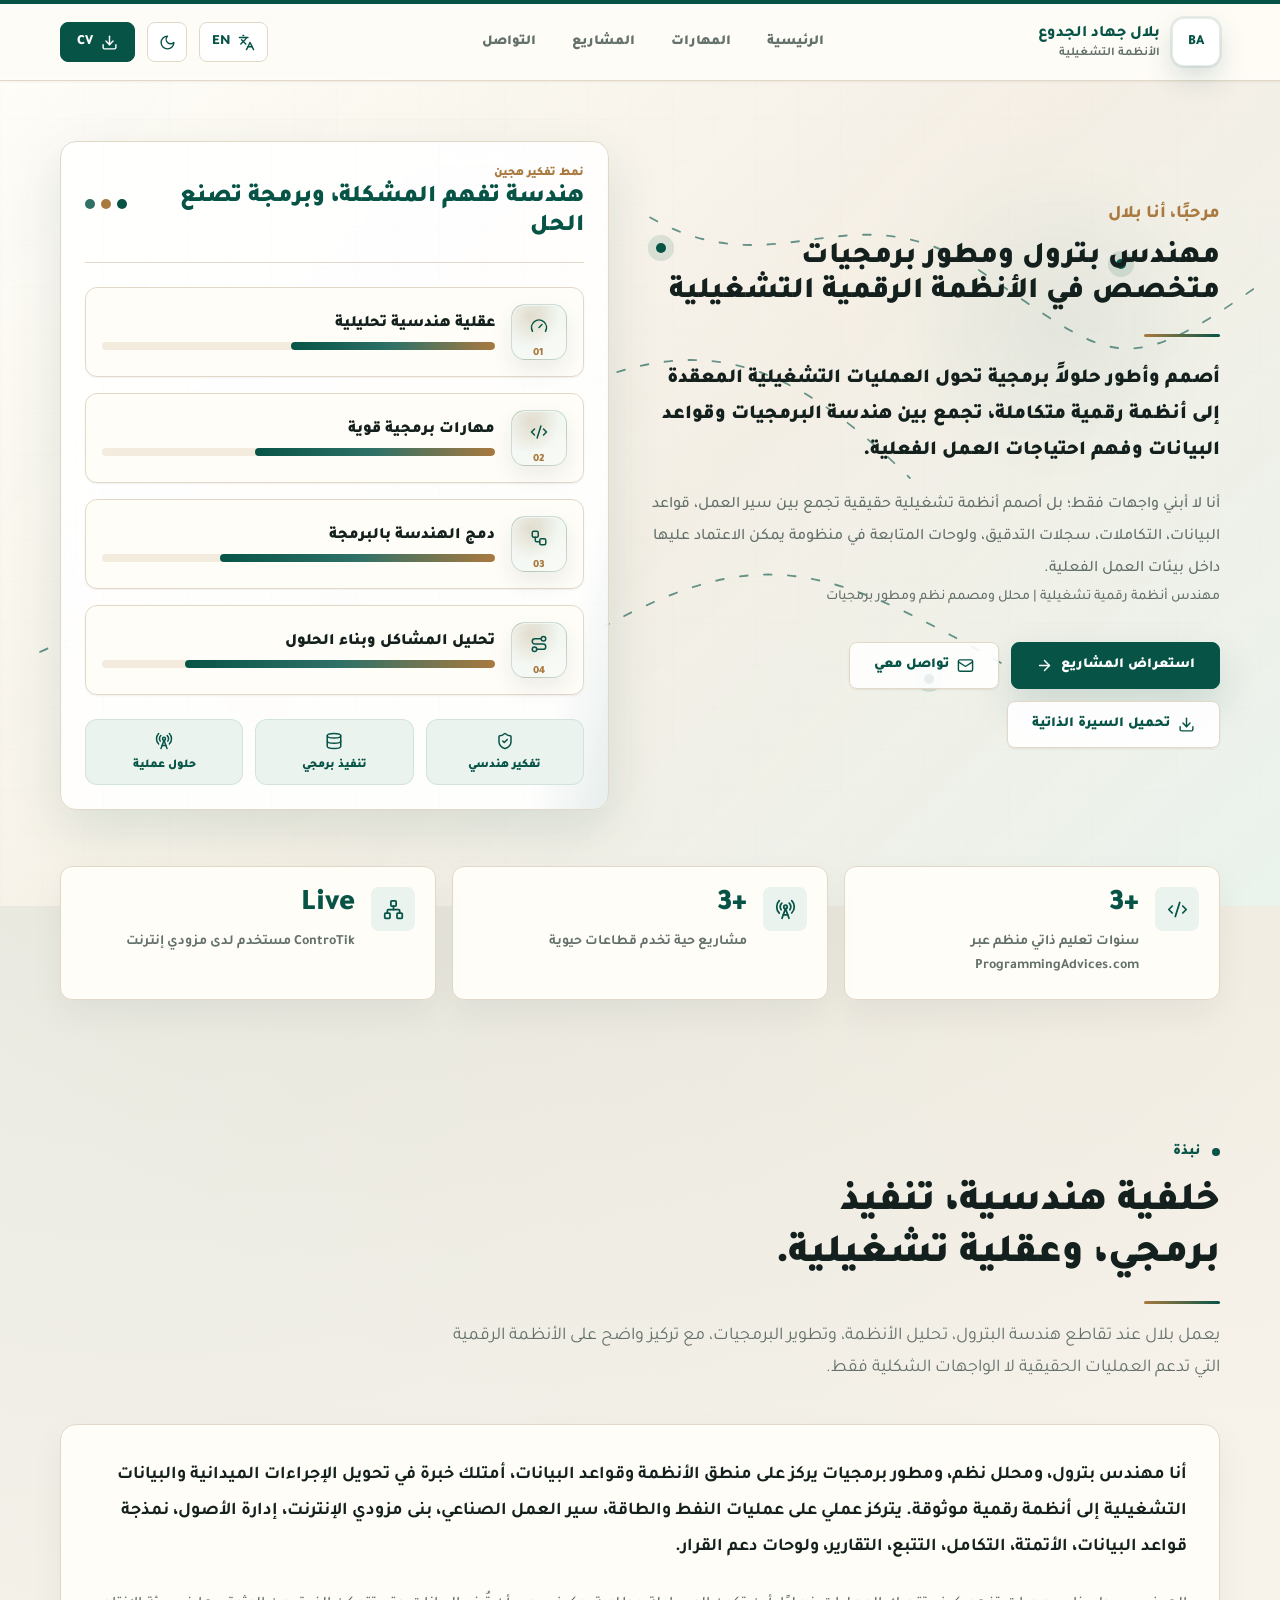
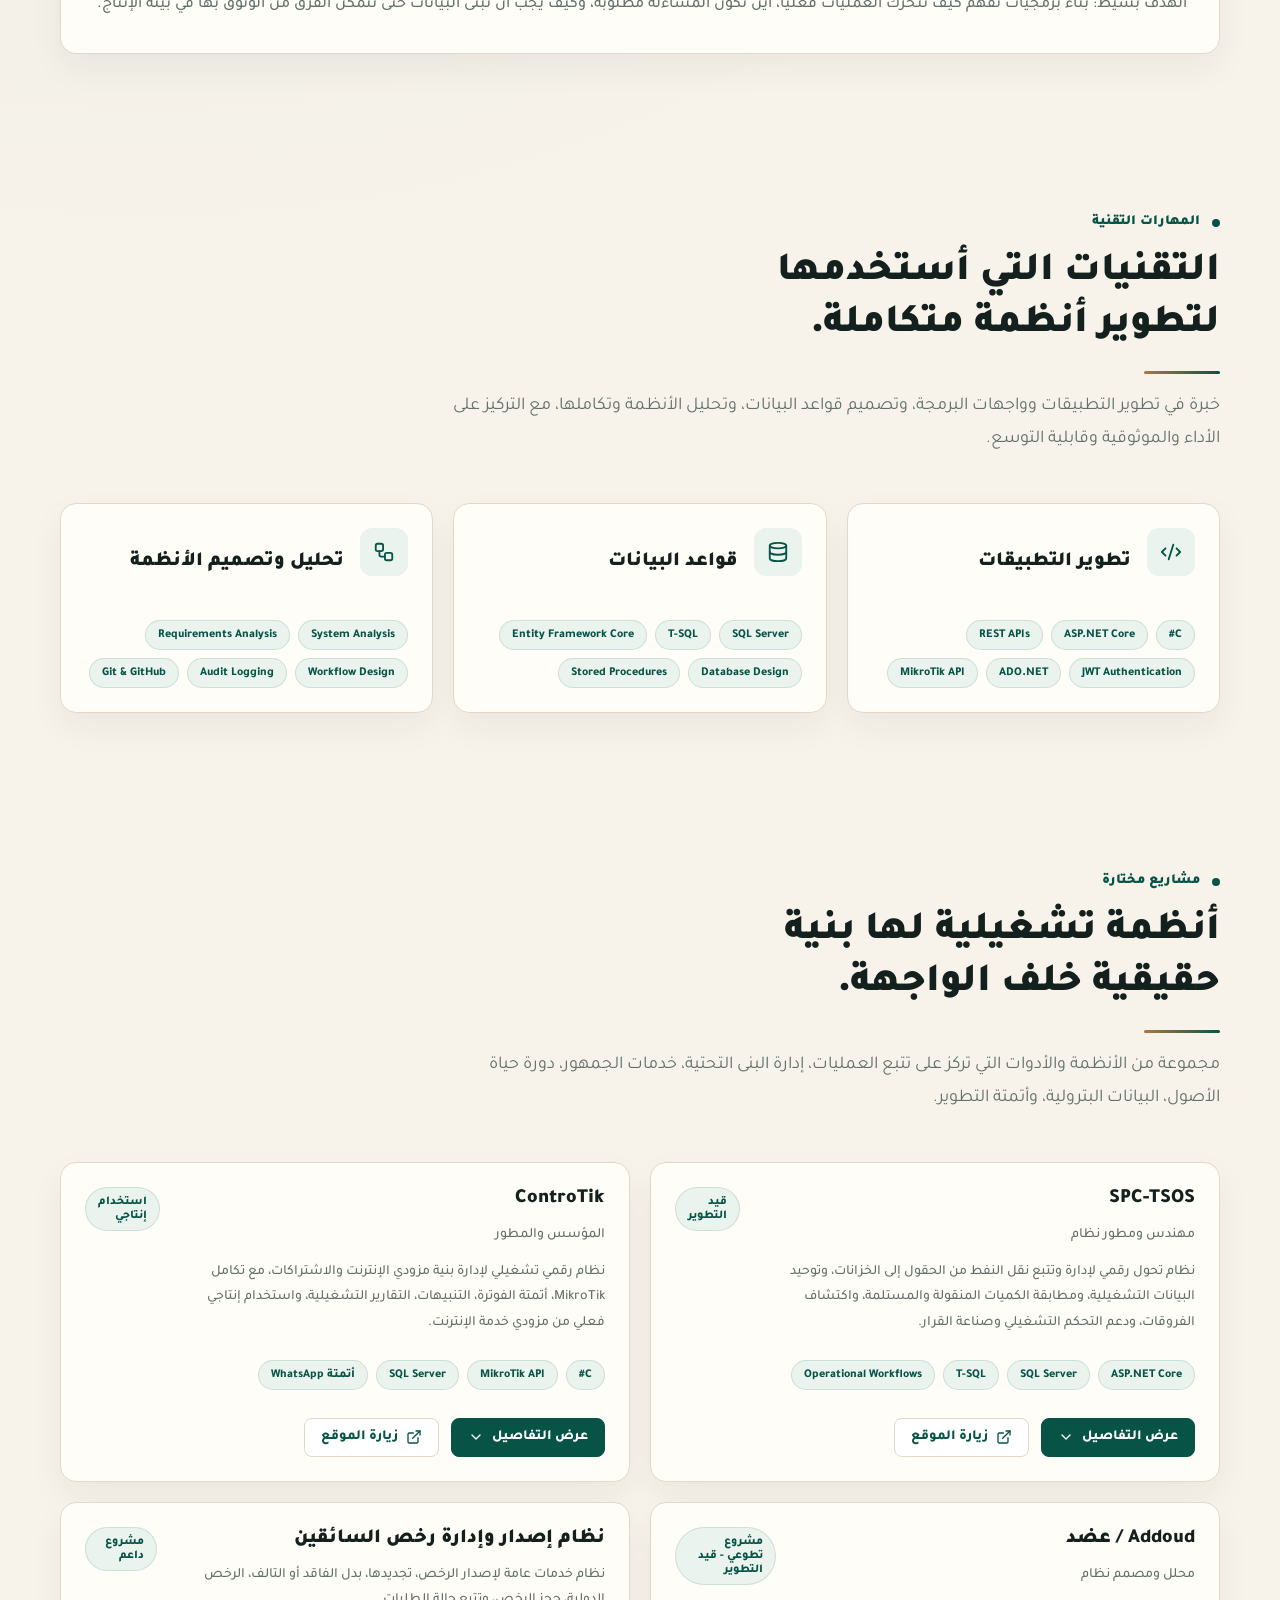
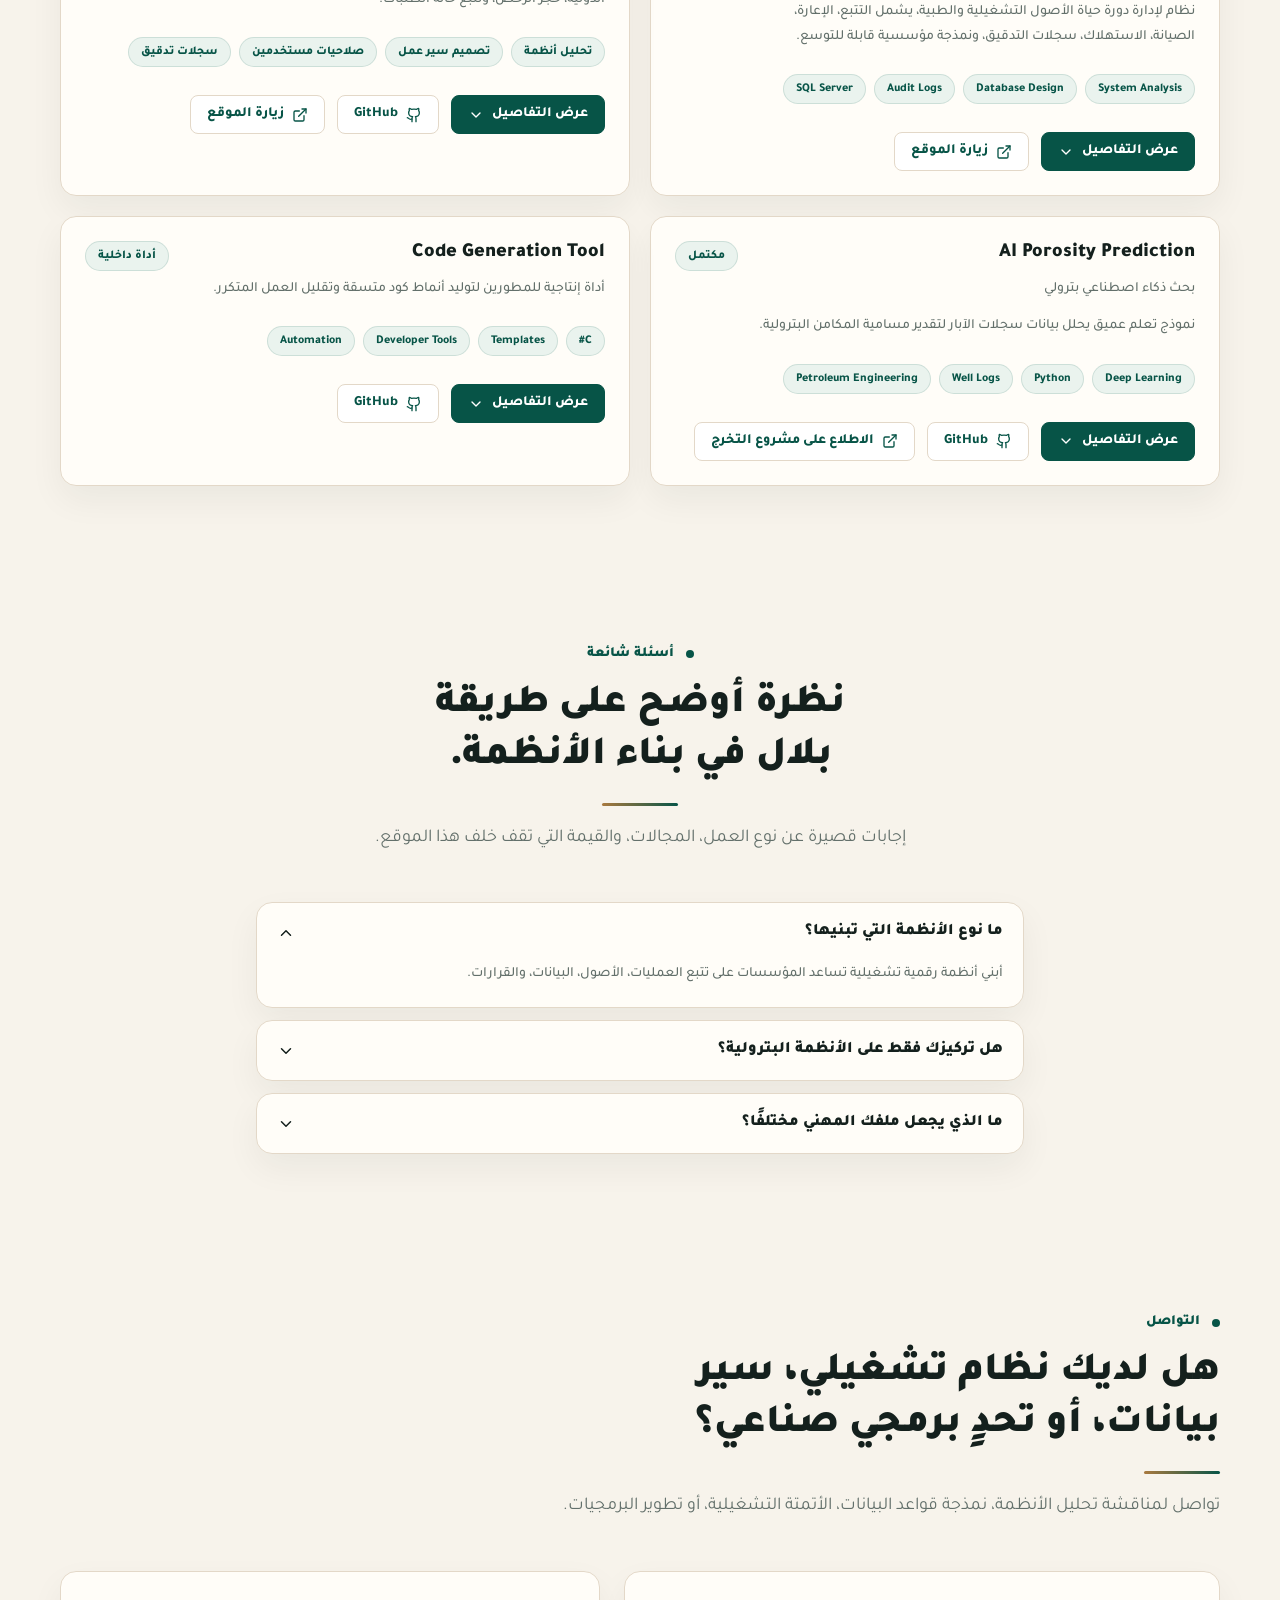
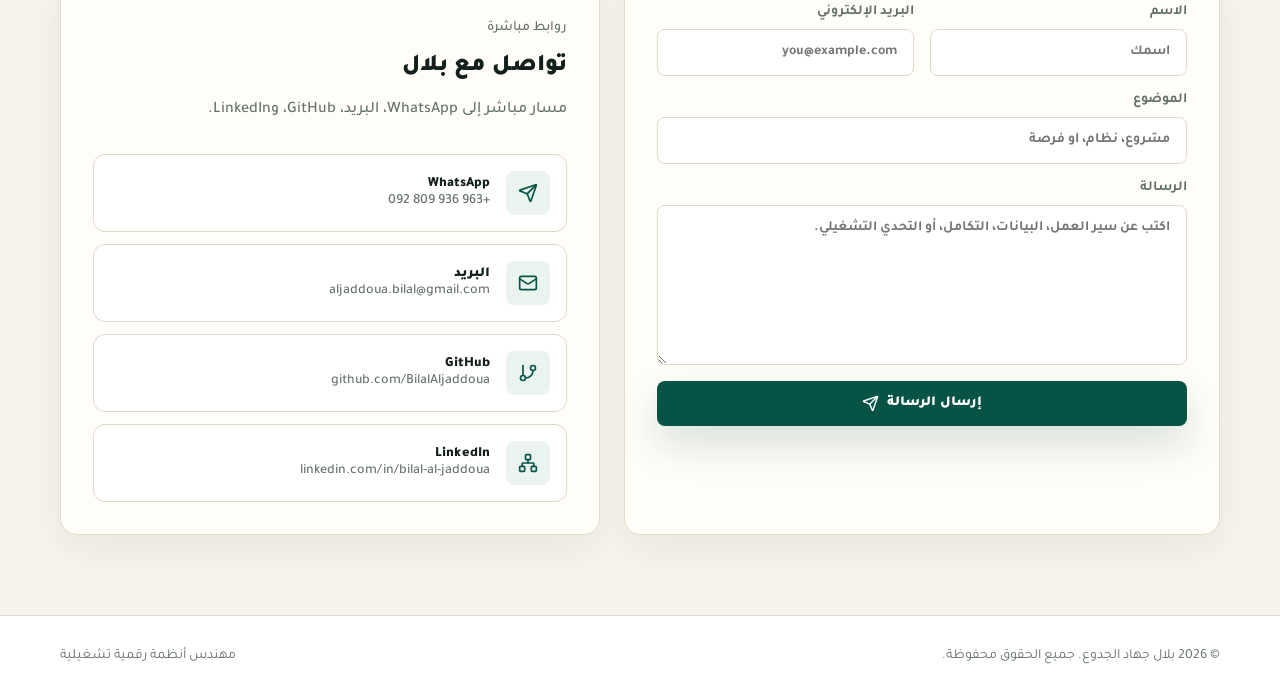
<file: index.html>
<!doctype html>
<html lang="ar" dir="rtl" data-theme="light">
  <head>
    <meta charset="utf-8" />
    <meta name="viewport" content="width=device-width, initial-scale=1" />
    <meta name="theme-color" content="#050816" />
    <meta name="language" content="ar" />
    <meta name="robots" content="index, follow" />
    <meta
      name="description"
      content="الموقع الشخصي لبلال جهاد الجدوع، مهندس أنظمة رقمية تشغيلية ومحلل ومصمم نظم ومطور برمجيات يبني أنظمة موثوقة للعمليات الصناعية والبيانات وقواعد البيانات."
    />
    <meta name="author" content="بلال جهاد الجدوع" />
    <meta
      name="keywords"
      content="بلال جهاد الجدوع, مهندس أنظمة رقمية تشغيلية, محلل نظم, مصمم نظم, مطور برمجيات, تصميم قواعد بيانات, أنظمة صناعية, هندسة بترول, ASP.NET Core, SQL Server"
    />
    <meta property="og:locale" content="ar_AR" />
    <meta property="og:type" content="website" />
    <meta property="og:site_name" content="بلال جهاد الجدوع" />
    <meta property="og:title" content="بلال جهاد الجدوع | مهندس أنظمة رقمية تشغيلية" />
    <meta
      property="og:description"
      content="موقع بلال جهاد الجدوع: هندسة تشغيلية، تحليل نظم، تطوير برمجيات، قواعد بيانات، ولوحات قرار لأنظمة عملية موثوقة."
    />
    <meta property="og:url" content="https://bilalaljaddoua.me/" />
    <meta property="og:image" content="https://bilalaljaddoua.me/assets/portfolio-og.jpg" />
    <meta property="og:image:url" content="https://bilalaljaddoua.me/assets/portfolio-og.jpg" />
    <meta property="og:image:secure_url" content="https://bilalaljaddoua.me/assets/portfolio-og.jpg" />
    <meta property="og:image:type" content="image/jpeg" />
    <meta property="og:image:width" content="1200" />
    <meta property="og:image:height" content="630" />
    <meta property="og:image:alt" content="صورة تعبيرية لأنظمة تشغيلية رقمية ولوحات بيانات صناعية" />
    <meta name="twitter:card" content="summary_large_image" />
    <meta name="twitter:title" content="بلال جهاد الجدوع | مهندس أنظمة رقمية تشغيلية" />
    <meta
      name="twitter:description"
      content="موقع شخصي يعرض مشاريع بلال في الأنظمة التشغيلية، تحليل النظم، تطوير البرمجيات، وقواعد البيانات."
    />
    <meta name="twitter:image" content="https://bilalaljaddoua.me/assets/portfolio-og.jpg" />
    <meta name="twitter:image:alt" content="صورة تعبيرية لأنظمة تشغيلية رقمية ولوحات بيانات صناعية" />
    <link rel="canonical" href="https://bilalaljaddoua.me/" />
    <title>بلال جهاد الجدوع | مهندس أنظمة رقمية تشغيلية</title>
    <link rel="icon" href="assets/icon.svg" type="image/svg+xml" />
    <link rel="preload" href="assets/portfolio-og.jpg" as="image" />
    <link rel="stylesheet" href="styles.css" />
    <script type="application/ld+json">
      {
        "@context": "https://schema.org",
        "@type": "Person",
        "name": "بلال جهاد الجدوع",
        "alternateName": "Bilal Aljaddoua",
        "url": "https://bilalaljaddoua.me/",
        "image": "https://bilalaljaddoua.me/assets/portfolio-og.jpg",
        "jobTitle": "مهندس أنظمة رقمية تشغيلية ومحلل ومصمم نظم",
        "description": "مهندس أنظمة رقمية تشغيلية ومطور برمجيات يركز على تحليل النظم، قواعد البيانات، الأتمتة، ولوحات القرار للعمليات الصناعية.",
        "knowsAbout": [
          "تحليل النظم",
          "تطوير البرمجيات",
          "تصميم قواعد البيانات",
          "الأنظمة التشغيلية",
          "هندسة البترول",
          "SQL Server",
          "ASP.NET Core"
        ],
        "sameAs": [
          "https://github.com/BilalAljaddoua",
          "https://www.linkedin.com/in/bilal-al-jaddoua-5bb7351b7/",
          "https://controtik.com"
        ]
      }
    </script>
  </head>
  <body>
    <header class="site-header">
      <div class="header-strip"></div>
      <nav class="section-shell nav-bar" aria-label="Main navigation">
        <a class="brand" href="#home" aria-label="Go to home">
          <span class="brand-mark">BA</span>
          <span class="brand-copy">
            <span data-i18n="brand.name">بلال جهاد الجدوع</span>
            <small data-i18n="brand.shortLabel">الأنظمة التشغيلية</small>
          </span>
        </a>

        <div class="nav-links" data-nav-links></div>

        <div class="nav-actions">
          <button class="icon-text-button" type="button" data-locale-toggle aria-label="Toggle language">
            <span data-icon="languages"></span>
            <span data-locale-label>EN</span>
          </button>
          <button class="icon-button" type="button" data-theme-toggle aria-label="Toggle theme">
            <span data-theme-icon></span>
          </button>
          <a class="primary-small" href="assets/CVs/Arabic/BilalAljaddoua-ar-.pdf" data-cv-download download>
            <span data-icon="download"></span>
            <span data-i18n="actions.cv">CV</span>
          </a>
        </div>

        <button class="menu-button" type="button" data-menu-toggle aria-label="Toggle navigation" aria-expanded="false">
          <span data-menu-icon></span>
        </button>
      </nav>
      <div class="mobile-menu" data-mobile-menu></div>
    </header>

    <div class="site-motion-layer" aria-hidden="true">
      <span class="site-motion-orb site-motion-orb-a"></span>
      <span class="site-motion-orb site-motion-orb-b"></span>
      <span class="site-motion-line site-motion-line-a"></span>
      <span class="site-motion-line site-motion-line-b"></span>
    </div>

    <main>
      <section id="home" class="hero-section">
        <div class="spc-hero">
          <div class="field-grid hero-grid"></div>
          <div class="operations-backdrop" aria-hidden="true">
            <div class="motion-halo motion-halo-primary"></div>
            <div class="motion-halo motion-halo-accent"></div>
            <svg viewBox="0 0 1280 620" preserveAspectRatio="none">
              <path d="M 80 280 C 220 210, 330 330, 500 260 S 760 190, 910 300"></path>
              <path d="M 40 430 C 240 360, 360 520, 560 430 S 820 360, 1040 455"></path>
              <path d="M 650 105 C 780 160, 850 80, 980 145 S 1120 230, 1260 155"></path>
            </svg>
            <span class="motion-node" style="inset-inline-start: 12%; top: 22%"></span>
            <span class="motion-node" style="inset-inline-start: 27%; top: 72%"></span>
            <span class="motion-node" style="inset-inline-start: 48%; top: 20%"></span>
            <span class="motion-node" style="inset-inline-start: 73%; top: 64%"></span>
            <span class="motion-node" style="inset-inline-start: 89%; top: 28%"></span>
          </div>

          <div class="section-shell hero-layout">
            <div class="reveal hero-copy">
              <!-- <div class="hero-badge">
                <span data-icon="radio"></span>
                 <span data-i18n="hero.badge">العمليات الصناعية، البيانات، والبرمجيات</span> 
              </div> -->
              <p class="gold-kicker" data-i18n="hero.greeting">مرحبًا، أنا بلال</p>
              <h1 data-i18n="hero.title">مهندس بترول ومطور برمجيات متخصص في الأنظمة الرقمية التشغيلية</h1>
              <div class="prestige-rule"></div>
              <p class="hero-subtitle" data-i18n="hero.subtitle"></p>
              <p class="hero-note" data-i18n="hero.note"></p>
              <!-- <p class="native-name" data-i18n="brand.nativeName">Bilal Aljaddoua</p> -->
              <p class="native-role" data-i18n="brand.nativeRole"></p>
              <div class="hero-actions">
                <a class="primary-action" href="#projects">
                  <span data-i18n="actions.viewProjects">استعراض المشاريع</span>
                  <span data-icon="arrow" data-direction-icon></span>
                </a>
                <a class="secondary-action" href="#contact">
                  <span data-icon="mail"></span>
                  <span data-i18n="actions.contactMe">تواصل معي</span>
                </a>
                <a class="secondary-action" href="assets/CVs/Arabic/BilalAljaddoua-ar-.pdf" data-cv-download download>
                  <span data-icon="download"></span>
                  <span data-i18n="actions.downloadCv">تحميل السيرة الذاتية</span>
                </a>
              </div>
            </div>

            <div class="operational-visual reveal">
              <div class="field-grid card-grid"></div>
              <span class="signal-sweep" aria-hidden="true"></span>
              <div class="visual-content">
                <div class="visual-head">
                  <div>
                    <p data-i18n="hero.visualEyebrow">طبقة التحكم التشغيلي</p>
                    <h2 data-i18n="hero.visualTitle">من إشارة الميدان إلى القرار</h2>
                  </div>
                  <div class="window-dots"><span></span><span></span><span></span></div>
                </div>
                <div class="flow-list" data-flow-list></div>
                <div class="quality-grid" data-quality-grid></div>
              </div>
            </div>
          </div>
        </div>
        <div class="section-shell stats-grid" data-stats-grid></div>
      </section>

      <section id="about" class="page-section">
        <div class="section-shell">
          <div data-section-header="about"></div>
          <div class="about-grid">
            <article class="spc-card large-copy reveal">
              <p data-i18n="about.paragraphs.0"></p>
              <p data-i18n="about.paragraphs.1"></p>
            </article>
            <!-- <div class="pillar-grid" data-pillars-grid></div> -->
          </div>
        </div>
      </section>

      <section id="skills" class="page-section">
        <div class="section-shell">
          <div data-section-header="skillsSection"></div>
          <div class="skills-grid" data-skills-grid></div>
        </div>
      </section>

      <section id="projects" class="page-section">
        <div class="section-shell">
          <div data-section-header="projectsSection"></div>
          <div class="projects-grid" data-projects-grid></div>
        </div>
      </section>

      <section id="faq" class="page-section">
        <div class="section-shell">
          <div data-section-header="faqSection" data-align="center"></div>
          <div class="faq-list" data-faq-list></div>
        </div>
      </section>

      <section id="contact" class="page-section contact-section">
        <div class="section-shell">
          <div data-section-header="contact"></div>
          <div class="contact-grid">
            <article class="spc-card contact-form-card reveal">
              <form data-contact-form>
                <div class="form-row">
                  <label>
                    <span data-i18n="contact.form.name">الاسم</span>
                    <input name="name" required data-placeholder="contact.form.namePlaceholder" />
                  </label>
                  <label>
                    <span data-i18n="contact.form.email">البريد الإلكتروني</span>
                    <input type="email" name="email" required data-placeholder="contact.form.emailPlaceholder" />
                  </label>
                </div>
                <label>
                  <span data-i18n="contact.form.subject">الموضوع</span>
                  <input name="subject" data-placeholder="contact.form.subjectPlaceholder" />
                </label>
                <label>
                  <span data-i18n="contact.form.message">الرسالة</span>
                  <textarea name="message" required data-placeholder="contact.form.messagePlaceholder"></textarea>
                </label>
                <button class="primary-action full-submit" type="submit">
                  <span data-i18n="contact.form.send">إرسال الرسالة</span>
                  <span data-icon="send"></span>
                </button>
                <p class="form-status" data-form-status></p>
              </form>
            </article>
            <aside class="spc-card links-card reveal">
              <p class="section-eyebrow" data-i18n="contact.linksEyebrow">روابط مباشرة</p>
              <h3 data-i18n="contact.linksTitle">تواصل مع بلال</h3>
              <p data-i18n="contact.linksDescription"></p>
              <div class="direct-links" data-contact-links></div>
            </aside>
          </div>
        </div>
      </section>
    </main>

    <footer class="site-footer">
      <div class="section-shell footer-inner">
        <p data-footer-rights></p>
        <p data-i18n="brand.role">مهندس أنظمة رقمية تشغيلية</p>
      </div>
    </footer>

    <script src="script.js"></script>
  </body>
</html>
</file>
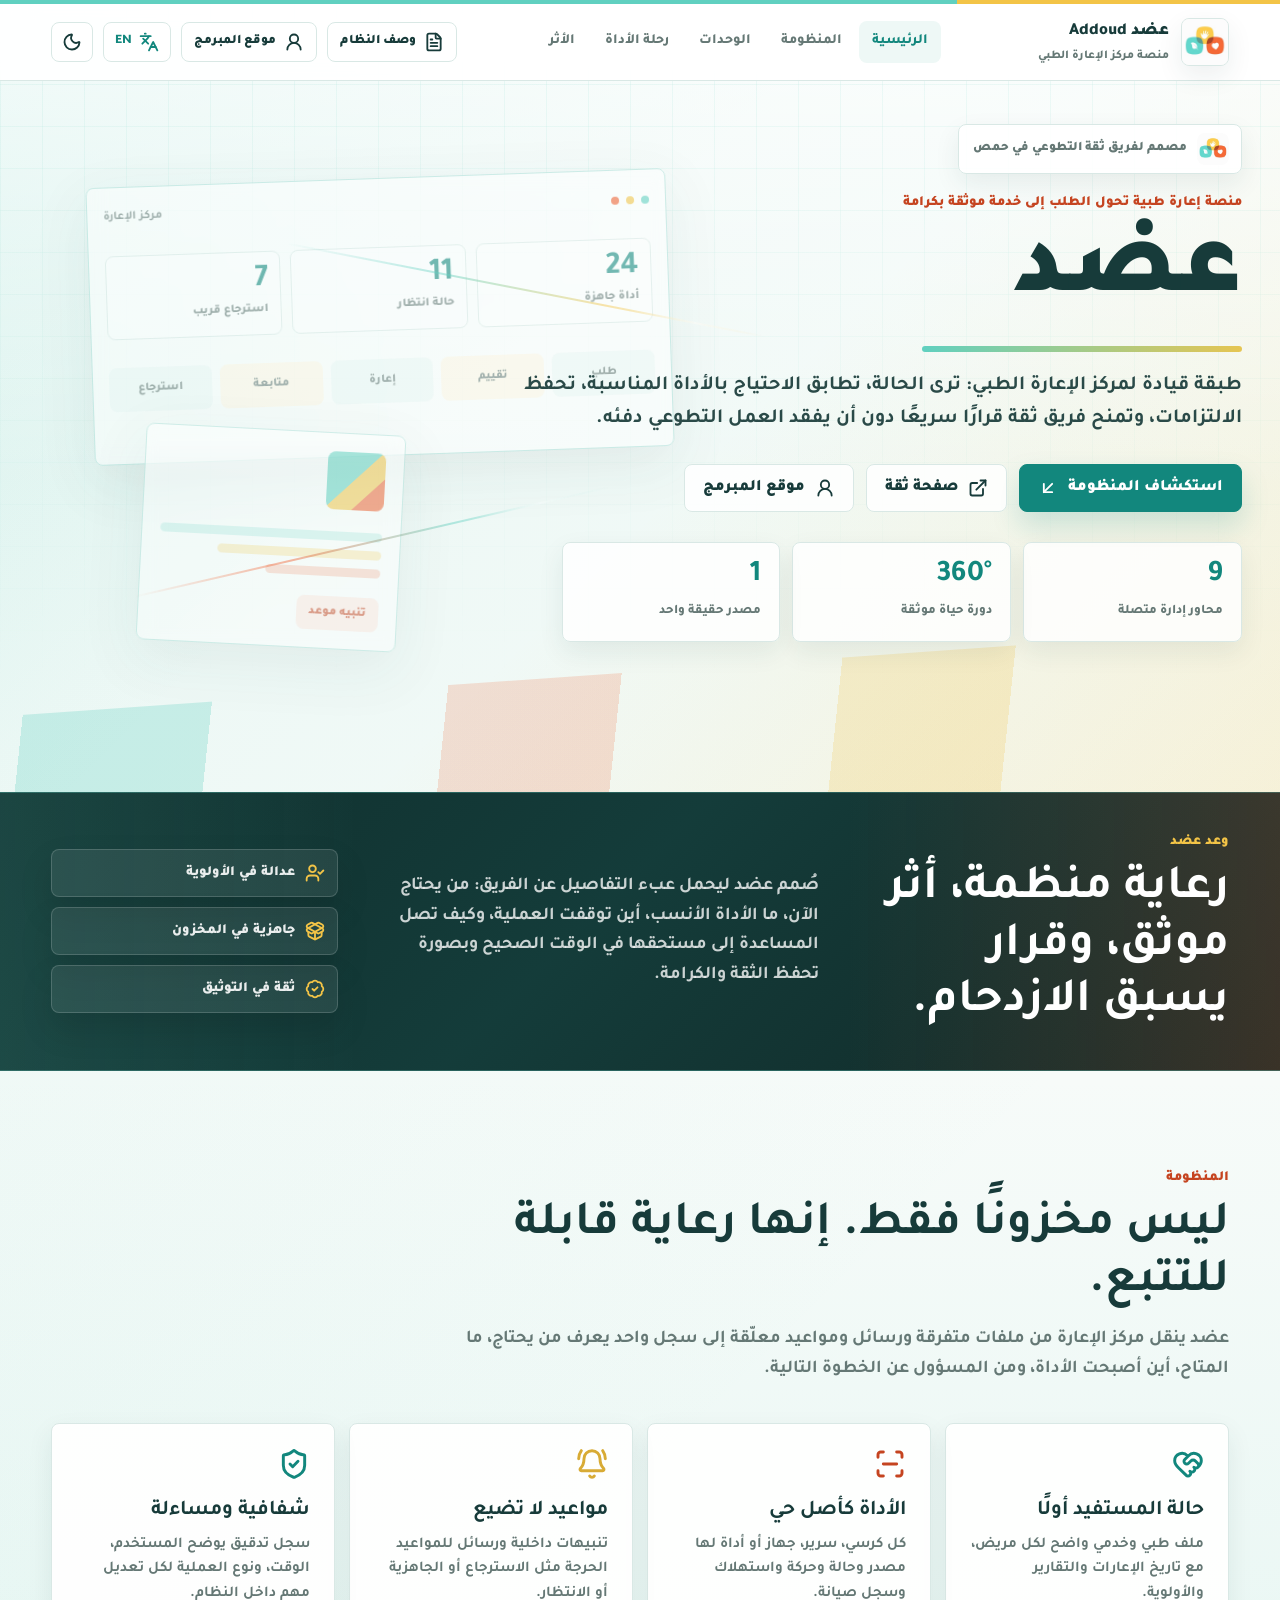
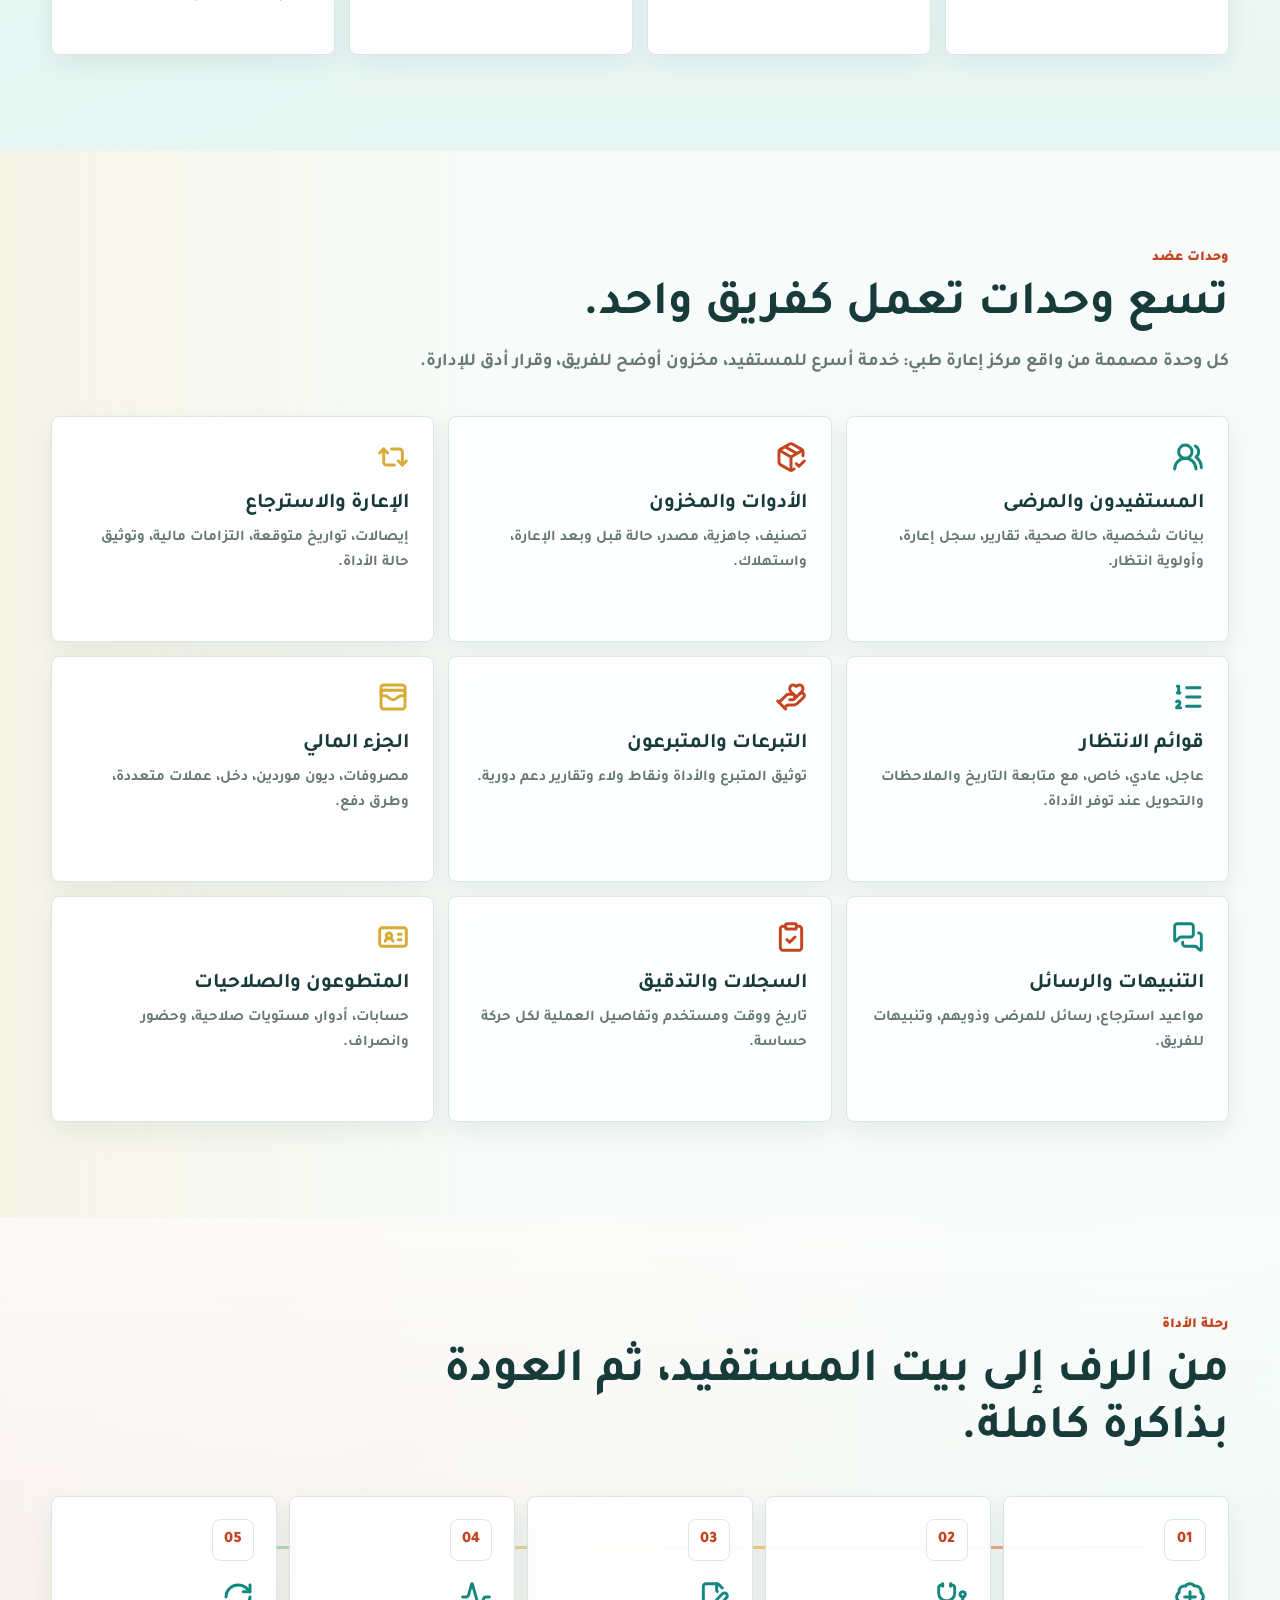
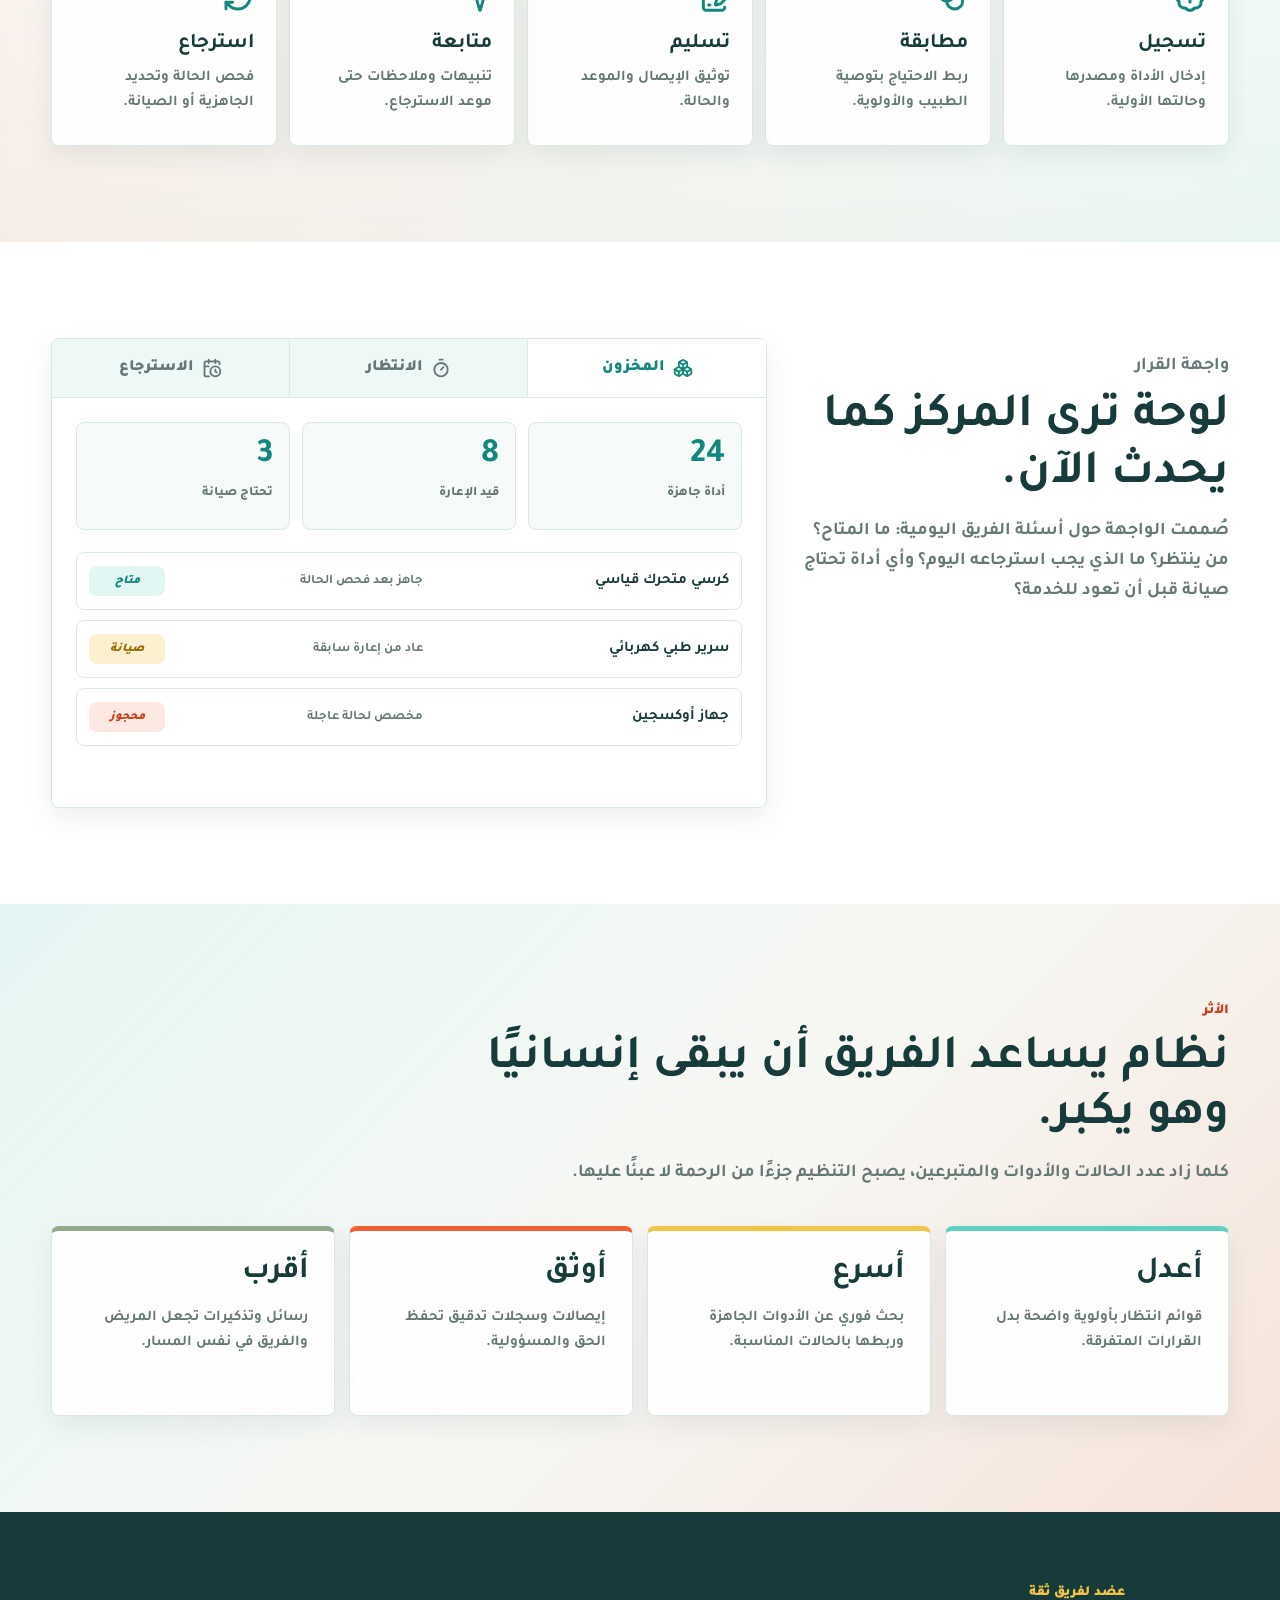
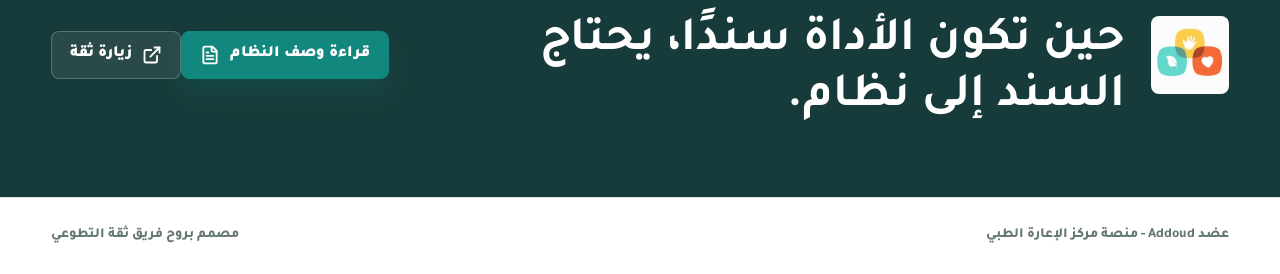
<file: projects/Addoud.web/index.html>
<!doctype html>
<html lang="ar" dir="rtl" data-theme="light">
  <head>
    <meta charset="utf-8" />
    <meta name="viewport" content="width=device-width, initial-scale=1" />
    <meta name="theme-color" content="#163d3c" />
    <meta
      name="description"
      content="عضد منصة رقمية لإدارة مركز الإعارة الطبي لفريق ثقة التطوعي: المستفيدون، الأدوات الطبية، الإعارة، الاسترجاع، التبرعات، المالية، والتنبيهات في نظام واحد."
    />
    <meta name="author" content="Addoud" />
    <title>عضد | منصة مركز الإعارة الطبي لفريق ثقة التطوعي</title>
    <link rel="icon" href="assets/thiqah-logo.jpg" />
    <link rel="stylesheet" href="styles.css" />
    <script defer src="assets/lucide.min.js"></script>
    <script defer src="script.js"></script>
  </head>
  <body>
    <header class="site-header">
      <div class="identity-strip" aria-hidden="true"></div>
      <nav class="section-shell nav-bar" aria-label="التنقل الرئيسي">
        <a class="brand" href="#home" aria-label="عضد">
          <span class="brand-logo">
            <img src="assets/thiqah-logo.jpg" alt="شعار فريق ثقة التطوعي" />
          </span>
          <span class="brand-copy">
            <strong>عضد Addoud</strong>
            <small>منصة مركز الإعارة الطبي</small>
          </span>
        </a>

        <div class="nav-links">
          <a href="#home">الرئيسية</a>
          <a href="#system">المنظومة</a>
          <a href="#modules">الوحدات</a>
          <a href="#journey">رحلة الأداة</a>
          <a href="#impact">الأثر</a>
        </div>

        <div class="nav-actions">
          <a class="icon-link document-link" href="files/وصف نظام عضد لإدارة مركز الإعارة.pdf" target="_blank" rel="noreferrer">
            <i data-lucide="file-text"></i>
            <span>وصف النظام</span>
          </a>
          <a class="icon-link portfolio-link" href="../../index.html" target="_blank" rel="noreferrer">
            <i data-lucide="user-round"></i>
            <span>موقع المبرمج</span>
          </a>
          <button class="language-toggle" type="button" data-lang-toggle aria-label="Switch to English">
            <i data-lucide="languages"></i>
            <span data-lang-label>EN</span>
          </button>
          <button class="icon-button" type="button" data-theme-toggle aria-label="تبديل المظهر">
            <i data-lucide="moon"></i>
          </button>
          <button class="icon-button menu-toggle" type="button" data-menu-toggle aria-label="فتح القائمة" aria-expanded="false">
            <i data-lucide="menu"></i>
          </button>
        </div>
      </nav>

      <div class="mobile-menu" data-mobile-menu>
        <a href="#home">الرئيسية</a>
        <a href="#system">المنظومة</a>
        <a href="#modules">الوحدات</a>
        <a href="#journey">رحلة الأداة</a>
        <a href="#impact">الأثر</a>
        <a href="files/وصف نظام عضد لإدارة مركز الإعارة.pdf" target="_blank" rel="noreferrer">وصف النظام</a>
        <a href="../../index.html" target="_blank" rel="noreferrer">موقع المبرمج</a>
      </div>
    </header>

    <main>
      <section id="home" class="hero-section">
        <div class="hero-grid" aria-hidden="true"></div>
        <div class="dashboard-canvas" aria-hidden="true">
          <div class="canvas-window canvas-window-main">
            <div class="window-toolbar">
              <span></span><span></span><span></span>
              <b>مركز الإعارة</b>
            </div>
            <div class="window-metrics">
              <div><strong>24</strong><span>أداة جاهزة</span></div>
              <div><strong>11</strong><span>حالة انتظار</span></div>
              <div><strong>7</strong><span>استرجاع قريب</span></div>
            </div>
            <div class="window-flow">
              <span>طلب</span>
              <span>تقييم</span>
              <span>إعارة</span>
              <span>متابعة</span>
              <span>استرجاع</span>
            </div>
          </div>
          <div class="canvas-window canvas-window-side">
            <div class="mini-status ready"></div>
            <div class="mini-lines"><span></span><span></span><span></span></div>
            <div class="mini-badge">تنبيه موعد</div>
          </div>
          <div class="route-line route-line-a"></div>
          <div class="route-line route-line-b"></div>
        </div>

        <div class="section-shell hero-content">
          <div class="team-lockup reveal">
            <img src="assets/thiqah-logo.jpg" alt="شعار فريق ثقة التطوعي" />
            <span>مصمم لفريق ثقة التطوعي في حمص</span>
          </div>
          <p class="hero-kicker reveal">منصة إعارة طبية تحول الطلب إلى خدمة موثقة بكرامة</p>
          <h1 class="reveal">عضد</h1>
          <p class="hero-lead reveal">
            طبقة قيادة لمركز الإعارة الطبي: ترى الحالة، تطابق الاحتياج بالأداة المناسبة، تحفظ الالتزامات،
            وتمنح فريق ثقة قرارًا سريعًا دون أن يفقد العمل التطوعي دفئه.
          </p>
          <div class="hero-actions reveal">
            <a class="primary-action" href="#system">
              <span>استكشاف المنظومة</span>
              <i data-lucide="arrow-down-left"></i>
            </a>
            <a class="secondary-action" href="https://www.facebook.com/profile.php?id=100086190845748" target="_blank" rel="noreferrer">
              <i data-lucide="external-link"></i>
              <span>صفحة ثقة</span>
            </a>
            <a class="secondary-action portfolio-action" href="../../index.html" target="_blank" rel="noreferrer">
              <i data-lucide="user-round"></i>
              <span>موقع المبرمج</span>
            </a>
          </div>
          <div class="hero-metrics reveal" aria-label="مؤشرات عضد">
            <div>
              <strong>9</strong>
              <span>محاور إدارة متصلة</span>
            </div>
            <div>
              <strong>360°</strong>
              <span>دورة حياة موثقة</span>
            </div>
            <div>
              <strong>1</strong>
              <span>مصدر حقيقة واحد</span>
            </div>
          </div>
        </div>
      </section>

      <section class="thiqah-band">
        <div class="section-shell band-inner reveal">
          <div>
            <p class="section-eyebrow">وعد عضد</p>
            <h2>رعاية منظمة، أثر موثق، وقرار يسبق الازدحام.</h2>
          </div>
          <p>
            صُمم عضد ليحمل عبء التفاصيل عن الفريق: من يحتاج الآن، ما الأداة الأنسب، أين توقفت العملية،
            وكيف تصل المساعدة إلى مستحقها في الوقت الصحيح وبصورة تحفظ الثقة والكرامة.
          </p>
          <div class="band-signals" aria-label="قيم عضد التشغيلية">
            <span class="band-signal"><i data-lucide="user-check"></i> عدالة في الأولوية</span>
            <span class="band-signal"><i data-lucide="package-open"></i> جاهزية في المخزون</span>
            <span class="band-signal"><i data-lucide="badge-check"></i> ثقة في التوثيق</span>
          </div>
        </div>
      </section>

      <section id="system" class="page-section system-section">
        <div class="section-shell">
          <div class="section-header reveal">
            <p class="section-eyebrow">المنظومة</p>
            <h2>ليس مخزونًا فقط. إنها رعاية قابلة للتتبع.</h2>
            <p>
              عضد ينقل مركز الإعارة من ملفات متفرقة ورسائل ومواعيد معلّقة إلى سجل واحد يعرف من يحتاج، ما المتاح،
              أين أصبحت الأداة، ومن المسؤول عن الخطوة التالية.
            </p>
          </div>

          <div class="system-grid">
            <article class="system-point reveal">
              <i data-lucide="heart-handshake"></i>
              <h3>حالة المستفيد أولًا</h3>
              <p>ملف طبي وخدمي واضح لكل مريض، مع تاريخ الإعارات والتقارير والأولوية.</p>
            </article>
            <article class="system-point reveal">
              <i data-lucide="scan-line"></i>
              <h3>الأداة كأصل حي</h3>
              <p>كل كرسي، سرير، جهاز أو أداة لها مصدر وحالة وحركة واستهلاك وسجل صيانة.</p>
            </article>
            <article class="system-point reveal">
              <i data-lucide="bell-ring"></i>
              <h3>مواعيد لا تضيع</h3>
              <p>تنبيهات داخلية ورسائل للمواعيد الحرجة مثل الاسترجاع أو الجاهزية أو الانتظار.</p>
            </article>
            <article class="system-point reveal">
              <i data-lucide="shield-check"></i>
              <h3>شفافية ومساءلة</h3>
              <p>سجل تدقيق يوضح المستخدم، الوقت، ونوع العملية لكل تعديل مهم داخل النظام.</p>
            </article>
          </div>
        </div>
      </section>

      <section id="modules" class="page-section modules-section">
        <div class="section-shell">
          <div class="section-header reveal">
            <p class="section-eyebrow">وحدات عضد</p>
            <h2>تسع وحدات تعمل كفريق واحد.</h2>
            <p>كل وحدة مصممة من واقع مركز إعارة طبي: خدمة أسرع للمستفيد، مخزون أوضح للفريق، وقرار أدق للإدارة.</p>
          </div>

          <div class="module-grid">
            <article class="module-card reveal">
              <i data-lucide="users-round"></i>
              <h3>المستفيدون والمرضى</h3>
              <p>بيانات شخصية، حالة صحية، تقارير، سجل إعارة، وأولوية انتظار.</p>
            </article>
            <article class="module-card reveal">
              <i data-lucide="package-check"></i>
              <h3>الأدوات والمخزون</h3>
              <p>تصنيف، جاهزية، مصدر، حالة قبل وبعد الإعارة، واستهلاك.</p>
            </article>
            <article class="module-card reveal">
              <i data-lucide="repeat-2"></i>
              <h3>الإعارة والاسترجاع</h3>
              <p>إيصالات، تواريخ متوقعة، التزامات مالية، وتوثيق حالة الأداة.</p>
            </article>
            <article class="module-card reveal">
              <i data-lucide="list-ordered"></i>
              <h3>قوائم الانتظار</h3>
              <p>عاجل، عادي، خاص، مع متابعة التاريخ والملاحظات والتحويل عند توفر الأداة.</p>
            </article>
            <article class="module-card reveal">
              <i data-lucide="hand-heart"></i>
              <h3>التبرعات والمتبرعون</h3>
              <p>توثيق المتبرع والأداة ونقاط ولاء وتقارير دعم دورية.</p>
            </article>
            <article class="module-card reveal">
              <i data-lucide="wallet-cards"></i>
              <h3>الجزء المالي</h3>
              <p>مصروفات، ديون موردين، دخل، عملات متعددة، وطرق دفع.</p>
            </article>
            <article class="module-card reveal">
              <i data-lucide="messages-square"></i>
              <h3>التنبيهات والرسائل</h3>
              <p>مواعيد استرجاع، رسائل للمرضى وذويهم، وتنبيهات للفريق.</p>
            </article>
            <article class="module-card reveal">
              <i data-lucide="clipboard-check"></i>
              <h3>السجلات والتدقيق</h3>
              <p>تاريخ ووقت ومستخدم وتفاصيل العملية لكل حركة حساسة.</p>
            </article>
            <article class="module-card reveal">
              <i data-lucide="id-card"></i>
              <h3>المتطوعون والصلاحيات</h3>
              <p>حسابات، أدوار، مستويات صلاحية، وحضور وانصراف.</p>
            </article>
          </div>
        </div>
      </section>

      <section id="journey" class="page-section journey-section">
        <div class="section-shell">
          <div class="section-header reveal">
            <p class="section-eyebrow">رحلة الأداة</p>
            <h2>من الرف إلى بيت المستفيد، ثم العودة بذاكرة كاملة.</h2>
          </div>

          <div class="journey-track">
            <article class="journey-step reveal">
              <span>01</span>
              <i data-lucide="badge-plus"></i>
              <h3>تسجيل</h3>
              <p>إدخال الأداة ومصدرها وحالتها الأولية.</p>
            </article>
            <article class="journey-step reveal">
              <span>02</span>
              <i data-lucide="stethoscope"></i>
              <h3>مطابقة</h3>
              <p>ربط الاحتياج بتوصية الطبيب والأولوية.</p>
            </article>
            <article class="journey-step reveal">
              <span>03</span>
              <i data-lucide="file-signature"></i>
              <h3>تسليم</h3>
              <p>توثيق الإيصال والموعد والحالة.</p>
            </article>
            <article class="journey-step reveal">
              <span>04</span>
              <i data-lucide="activity"></i>
              <h3>متابعة</h3>
              <p>تنبيهات وملاحظات حتى موعد الاسترجاع.</p>
            </article>
            <article class="journey-step reveal">
              <span>05</span>
              <i data-lucide="refresh-cw"></i>
              <h3>استرجاع</h3>
              <p>فحص الحالة وتحديد الجاهزية أو الصيانة.</p>
            </article>
          </div>
        </div>
      </section>

      <section class="page-section command-section">
        <div class="section-shell command-layout">
          <div class="command-copy reveal">
            <p class="section-eyebrow">واجهة القرار</p>
            <h2>لوحة ترى المركز كما يحدث الآن.</h2>
            <p>
              صُممت الواجهة حول أسئلة الفريق اليومية: ما المتاح؟ من ينتظر؟ ما الذي يجب استرجاعه اليوم؟
              وأي أداة تحتاج صيانة قبل أن تعود للخدمة؟
            </p>
          </div>

          <div class="command-panel reveal">
            <div class="panel-tabs" role="tablist" aria-label="نماذج من لوحة عضد">
              <button class="active" type="button" data-tab="stock" role="tab" aria-selected="true">
                <i data-lucide="boxes"></i><span>المخزون</span>
              </button>
              <button type="button" data-tab="waiting" role="tab" aria-selected="false">
                <i data-lucide="timer"></i><span>الانتظار</span>
              </button>
              <button type="button" data-tab="returns" role="tab" aria-selected="false">
                <i data-lucide="calendar-clock"></i><span>الاسترجاع</span>
              </button>
            </div>
            <div class="panel-body" data-panel-body></div>
          </div>
        </div>
      </section>

      <section id="impact" class="page-section impact-section">
        <div class="section-shell">
          <div class="section-header reveal">
            <p class="section-eyebrow">الأثر</p>
            <h2>نظام يساعد الفريق أن يبقى إنسانيًا وهو يكبر.</h2>
            <p>كلما زاد عدد الحالات والأدوات والمتبرعين، يصبح التنظيم جزءًا من الرحمة لا عبئًا عليها.</p>
          </div>

          <div class="impact-grid">
            <article class="impact-item reveal">
              <strong>أعدل</strong>
              <p>قوائم انتظار بأولوية واضحة بدل القرارات المتفرقة.</p>
            </article>
            <article class="impact-item reveal">
              <strong>أسرع</strong>
              <p>بحث فوري عن الأدوات الجاهزة وربطها بالحالات المناسبة.</p>
            </article>
            <article class="impact-item reveal">
              <strong>أوثق</strong>
              <p>إيصالات وسجلات تدقيق تحفظ الحق والمسؤولية.</p>
            </article>
            <article class="impact-item reveal">
              <strong>أقرب</strong>
              <p>رسائل وتذكيرات تجعل المريض والفريق في نفس المسار.</p>
            </article>
          </div>
        </div>
      </section>

      <section class="closing-section">
        <div class="section-shell closing-inner reveal">
          <img src="assets/thiqah-logo.jpg" alt="شعار فريق ثقة التطوعي" />
          <div>
            <p class="section-eyebrow">عضد لفريق ثقة</p>
            <h2>حين تكون الأداة سندًا، يحتاج السند إلى نظام.</h2>
          </div>
          <div class="closing-actions">
            <a class="primary-action" href="files/وصف نظام عضد لإدارة مركز الإعارة.pdf" target="_blank" rel="noreferrer">
              <span>قراءة وصف النظام</span>
              <i data-lucide="file-text"></i>
            </a>
            <a class="secondary-action" href="https://www.facebook.com/profile.php?id=100086190845748" target="_blank" rel="noreferrer">
              <i data-lucide="external-link"></i>
              <span>زيارة ثقة</span>
            </a>
          </div>
        </div>
      </section>
    </main>

    <footer class="site-footer">
      <div class="section-shell footer-inner">
        <p>عضد Addoud - منصة مركز الإعارة الطبي</p>
        <p>مصمم بروح فريق ثقة التطوعي</p>
      </div>
    </footer>
  </body>
</html>
</file>
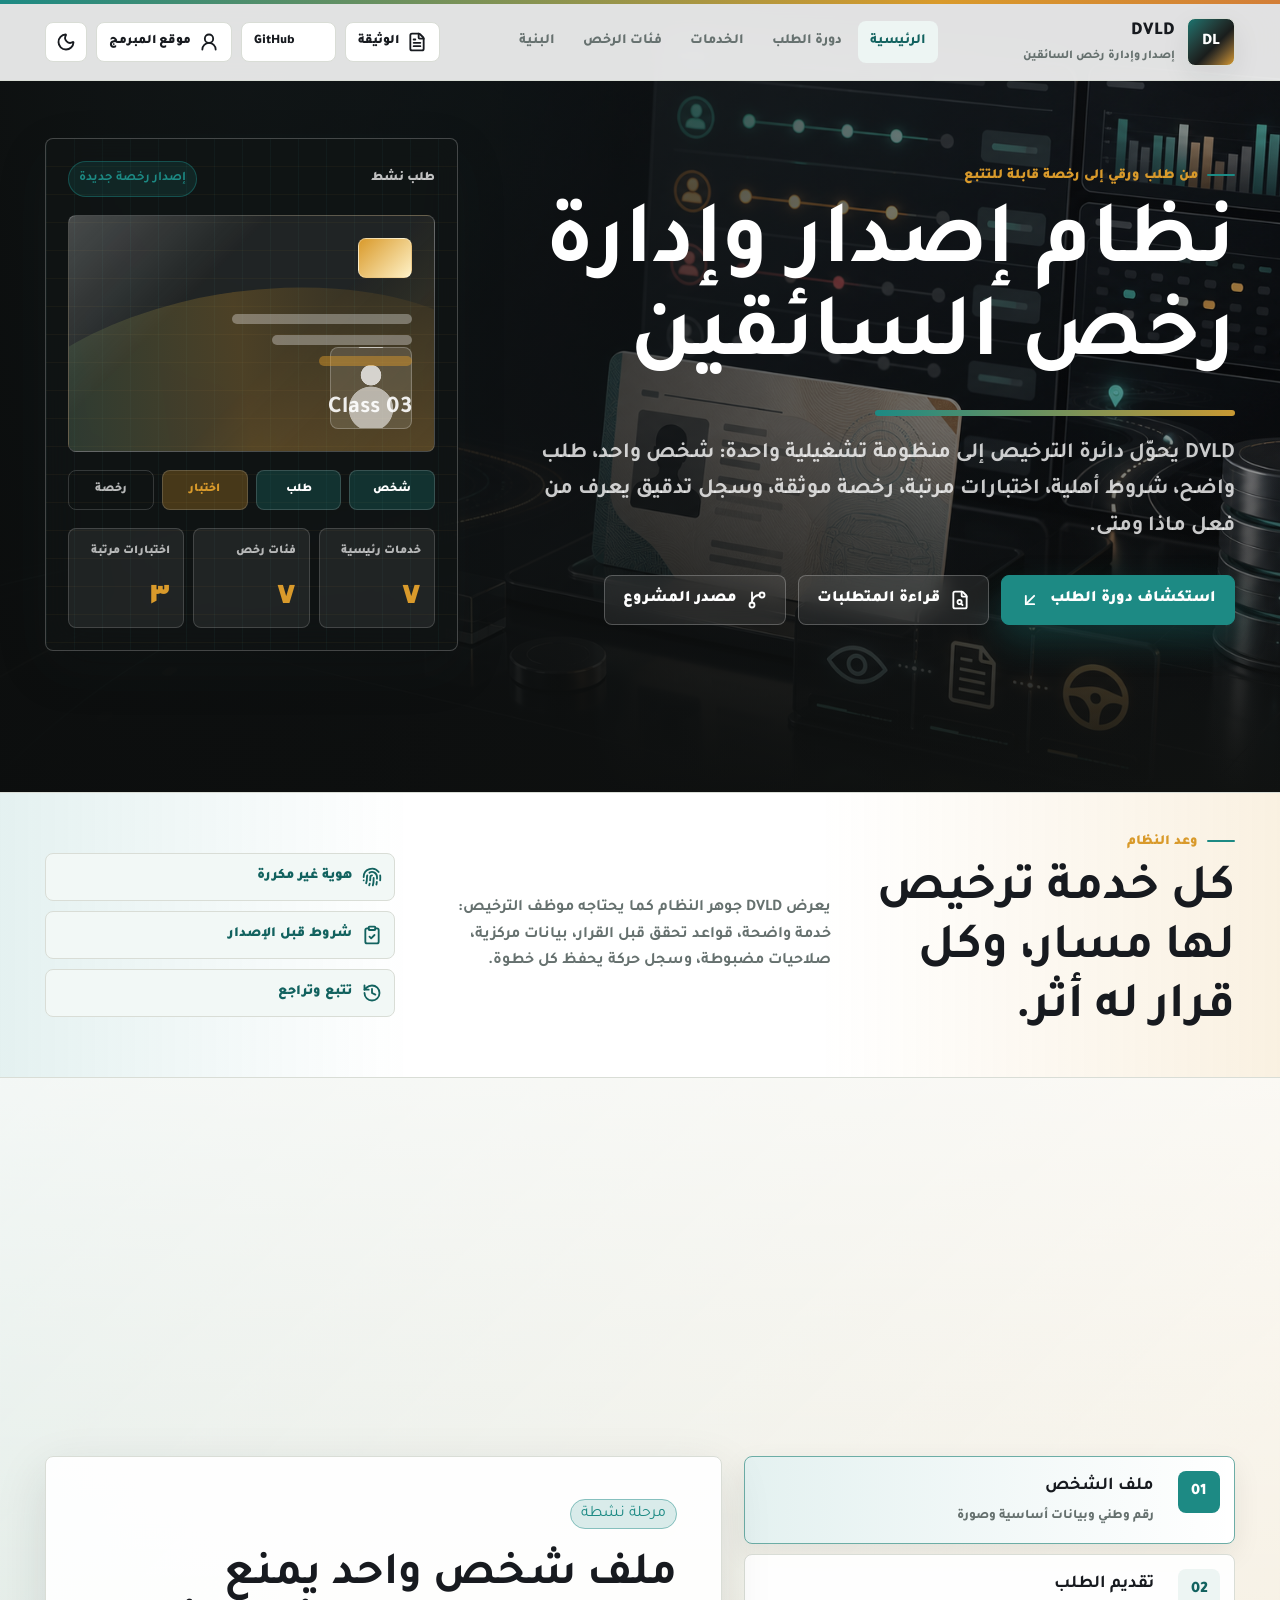
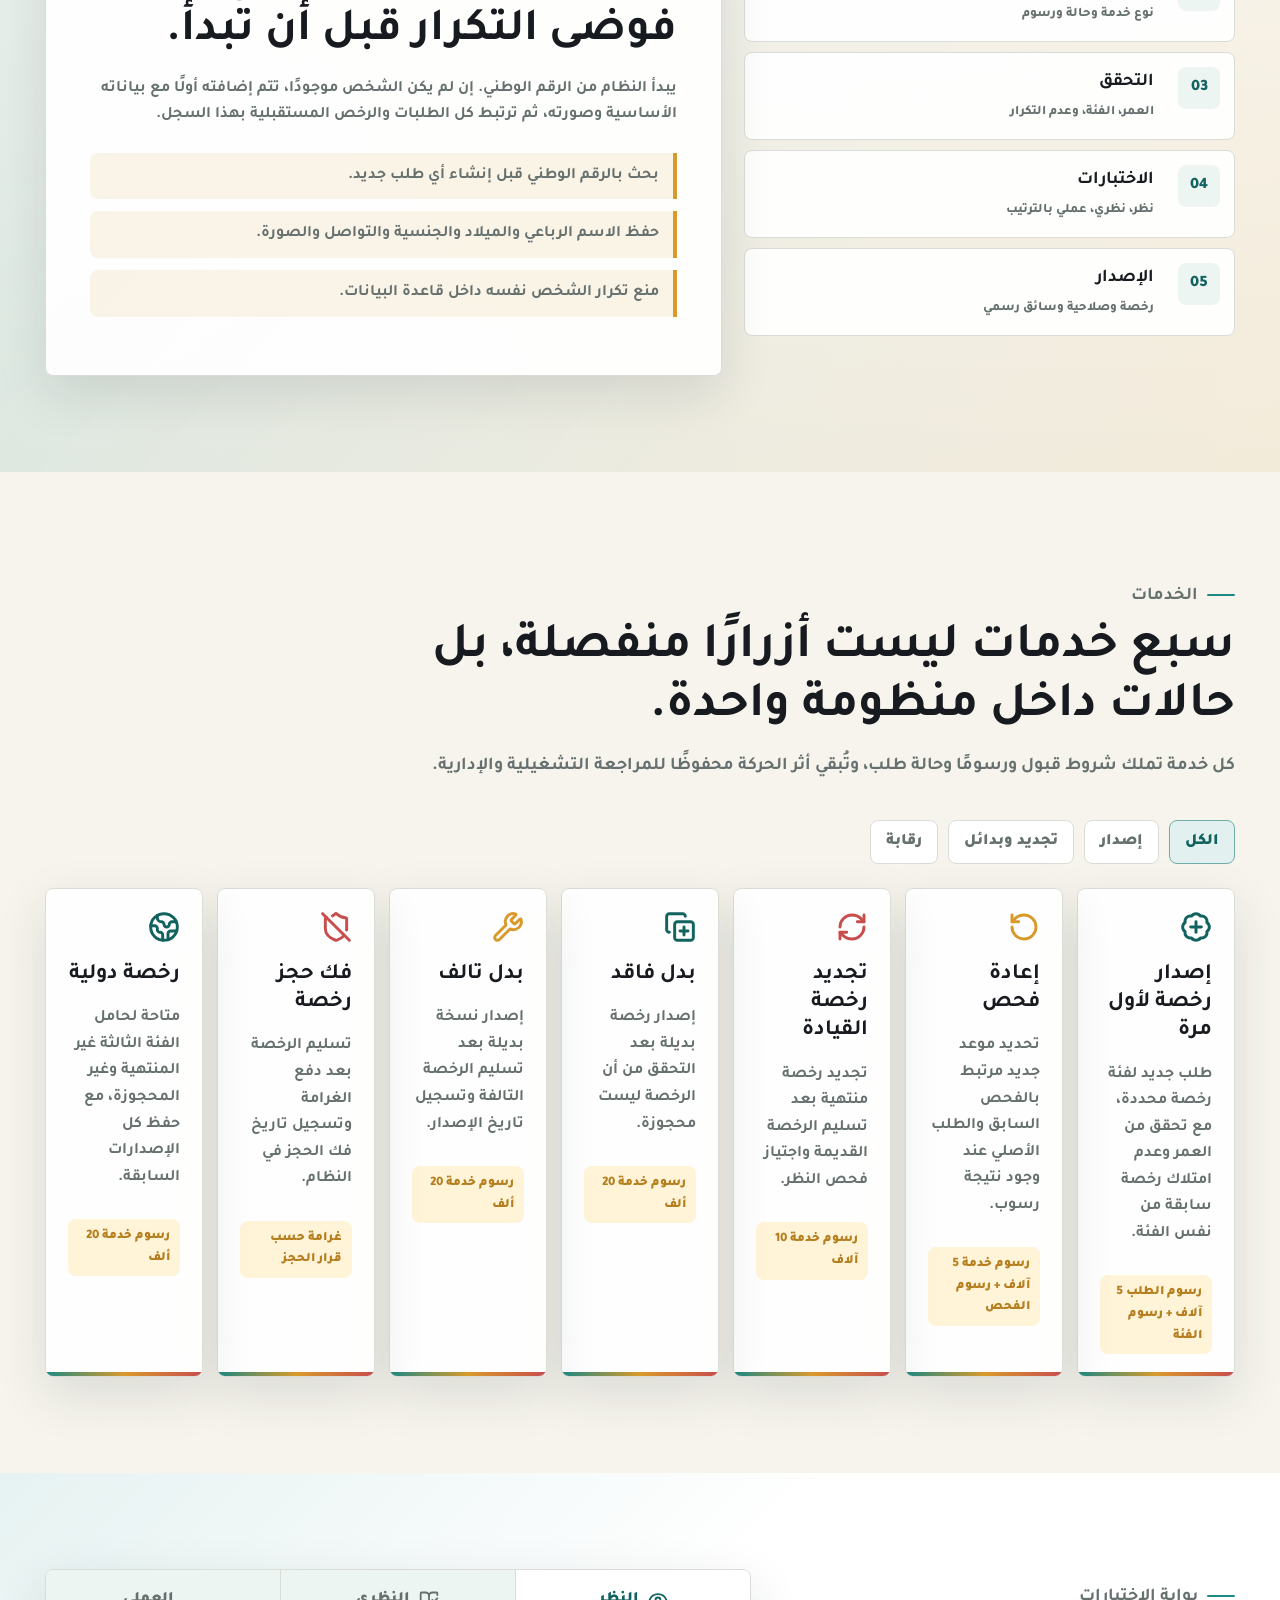
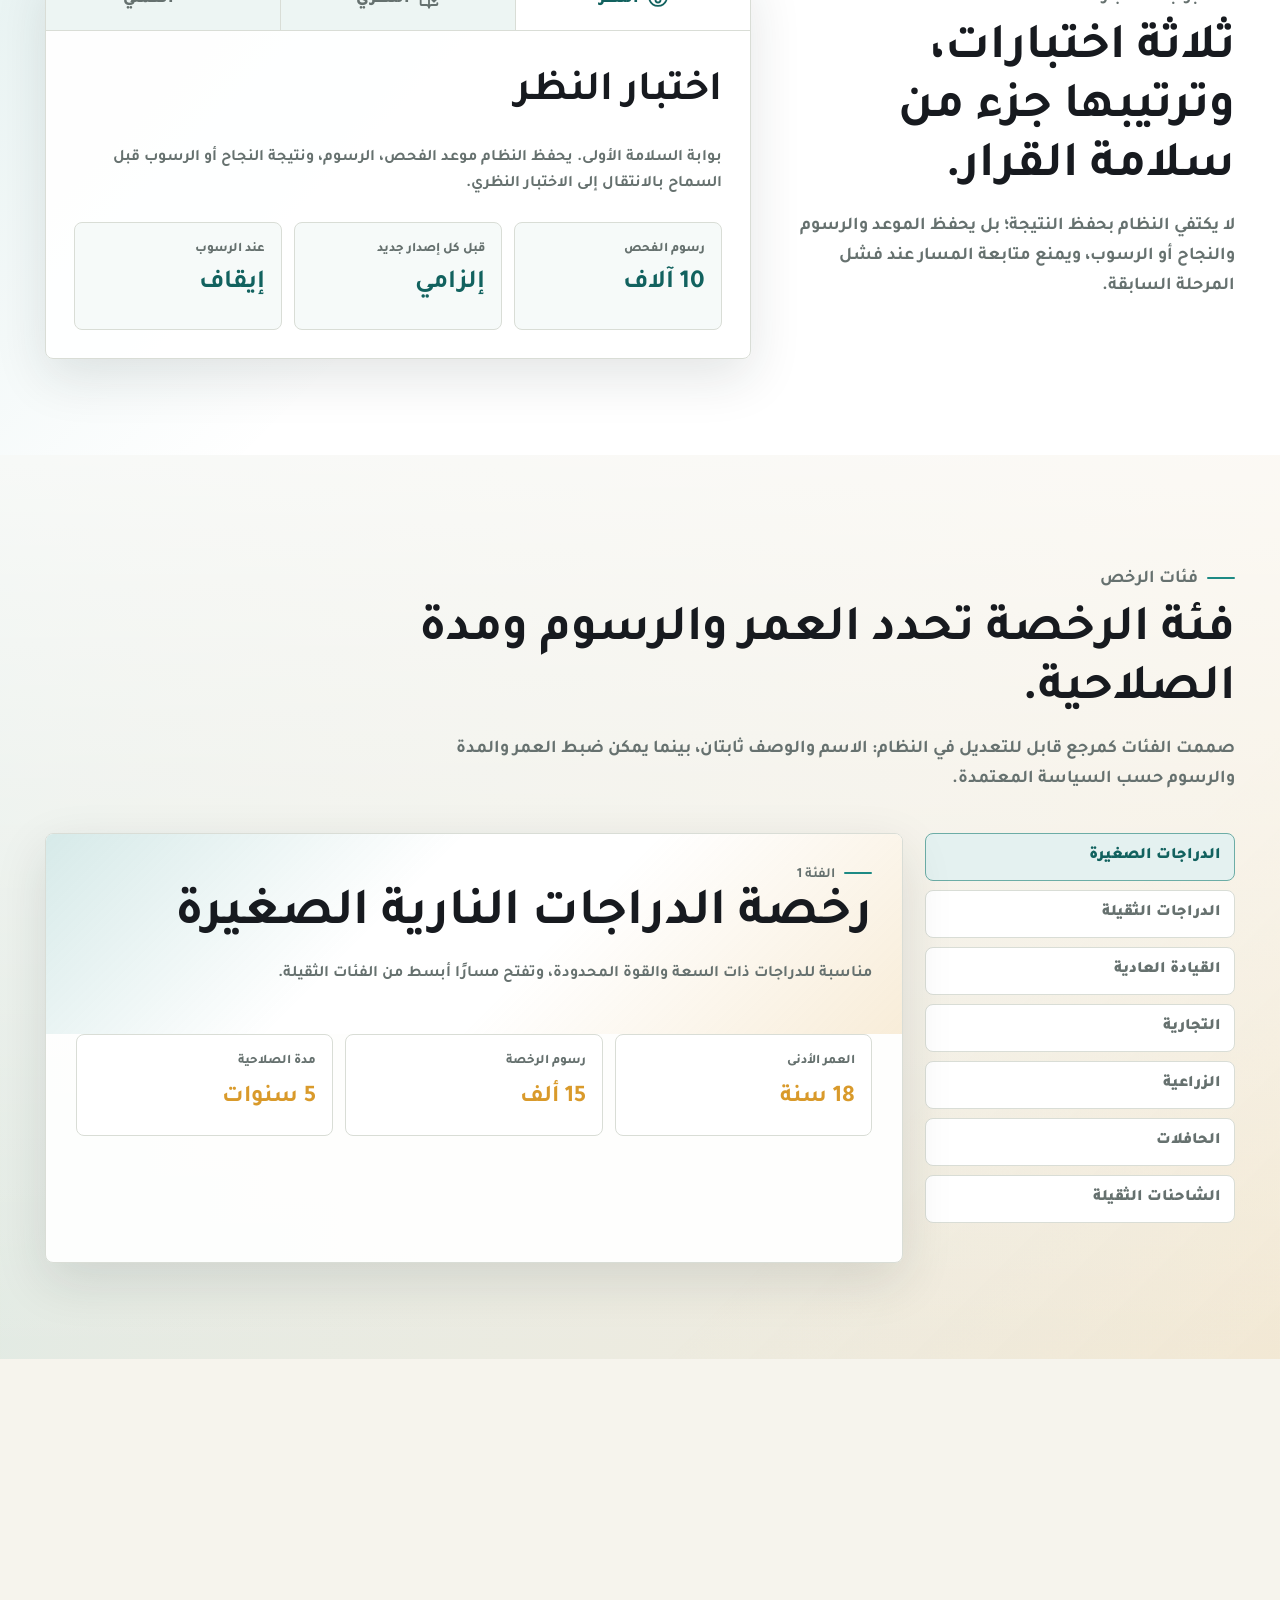
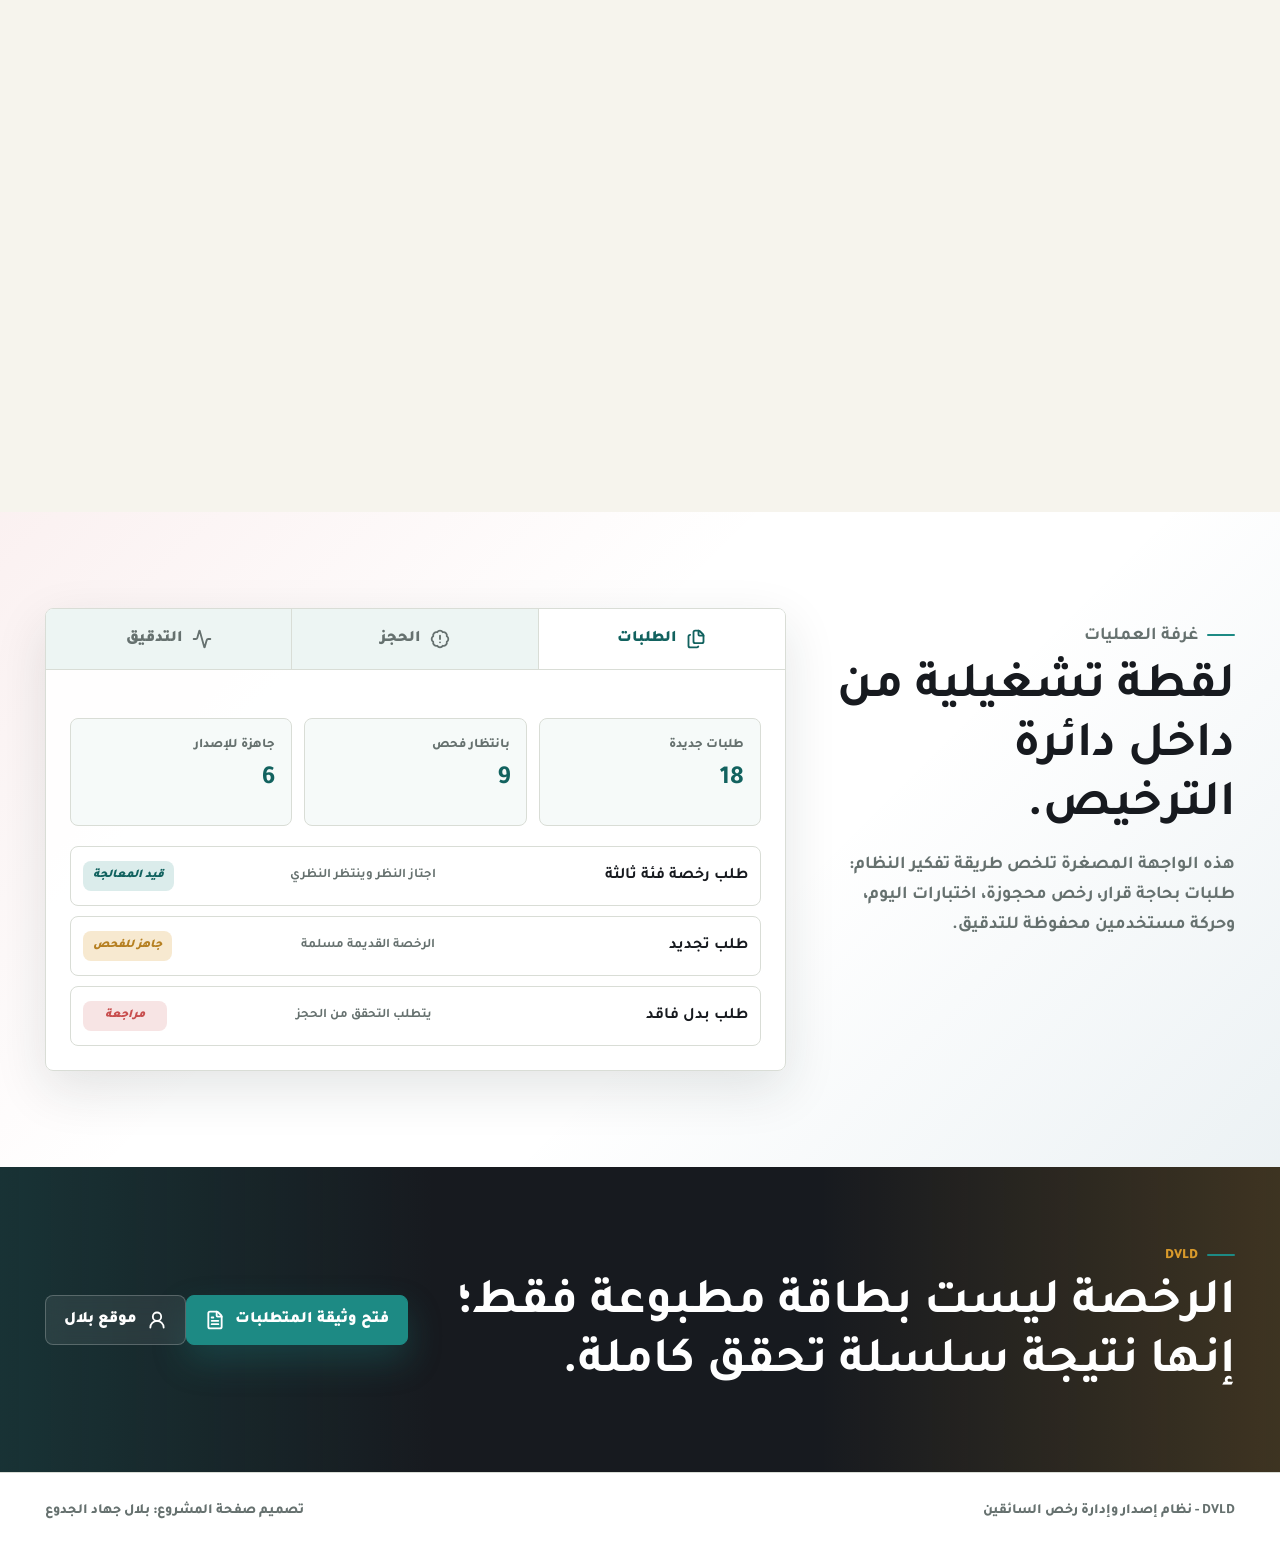
<file: projects/DVLD/index.html>
<!doctype html>
<html lang="ar" dir="rtl" data-theme="light">
  <head>
    <meta charset="utf-8" />
    <meta name="viewport" content="width=device-width, initial-scale=1" />
    <meta name="theme-color" content="#173a3a" />
    <meta
      name="description"
      content="موقع تعريفي لنظام إصدار وإدارة رخص السائقين DVLD: إصدار الرخص، التجديد، بدل الفاقد والتالف، الرخص الدولية، الاختبارات، الحجز، وفك الحجز ضمن منظومة تشغيلية موثقة."
    />
    <meta name="author" content="بلال جهاد الجدوع" />
    <title>DVLD | نظام إصدار وإدارة رخص السائقين</title>
    <link rel="icon" href="assets/icon.svg" type="image/svg+xml" />
    <link rel="preload" href="assets/dvld-hero-ops.png" as="image" />
    <link rel="stylesheet" href="styles.css" />
    <script defer src="assets/lucide.min.js"></script>
    <script defer src="script.js"></script>
  </head>
  <body>
    <header class="site-header">
      <div class="identity-strip" aria-hidden="true"></div>
      <nav class="section-shell nav-bar" aria-label="التنقل الرئيسي">
        <a class="brand" href="#home" aria-label="DVLD">
          <span class="brand-mark">DL</span>
          <span class="brand-copy">
            <strong>DVLD</strong>
            <small>إصدار وإدارة رخص السائقين</small>
          </span>
        </a>

        <div class="nav-links">
          <a href="#home">الرئيسية</a>
          <a href="#workflow">دورة الطلب</a>
          <a href="#services">الخدمات</a>
          <a href="#license-classes">فئات الرخص</a>
          <a href="#architecture">البنية</a>
        </div>

        <div class="nav-actions">
          <a class="icon-link" href="نظام اصدار وادارة رخص السائقين_2.pdf" target="_blank" rel="noreferrer">
            <i data-lucide="file-text"></i>
            <span>الوثيقة</span>
          </a>
          <a class="icon-link" href="https://github.com/BilalAljaddoua/New-Driving-license-and-Drivers-management-system" target="_blank" rel="noreferrer">
            <i data-lucide="github"></i>
            <span>GitHub</span>
          </a>
          <a class="icon-link portfolio-link" href="../../index.html" target="_blank" rel="noreferrer">
            <i data-lucide="user-round"></i>
            <span>موقع المبرمج</span>
          </a>
          <button class="icon-button" type="button" data-theme-toggle aria-label="تبديل المظهر">
            <i data-lucide="moon"></i>
          </button>
          <button class="icon-button menu-toggle" type="button" data-menu-toggle aria-label="فتح القائمة" aria-expanded="false">
            <i data-lucide="menu"></i>
          </button>
        </div>
      </nav>
      <div class="mobile-menu" data-mobile-menu>
        <a href="#home">الرئيسية</a>
        <a href="#workflow">دورة الطلب</a>
        <a href="#services">الخدمات</a>
        <a href="#license-classes">فئات الرخص</a>
        <a href="#architecture">البنية</a>
        <a href="نظام اصدار وادارة رخص السائقين_2.pdf" target="_blank" rel="noreferrer">الوثيقة</a>
        <a href="https://github.com/BilalAljaddoua/New-Driving-license-and-Drivers-management-system" target="_blank" rel="noreferrer">GitHub</a>
      </div>
    </header>

    <main>
      <section id="home" class="hero-section">
        <div class="hero-media" aria-hidden="true">
          <img src="assets/dvld-hero-ops.png" alt="" />
        </div>
        <div class="hero-overlay" aria-hidden="true"></div>

        <div class="section-shell hero-layout">
          <div class="hero-copy reveal">
            <p class="section-eyebrow">من طلب ورقي إلى رخصة قابلة للتتبع</p>
            <h1>نظام إصدار وإدارة رخص السائقين</h1>
            <p class="hero-lead">
              DVLD يحوّل دائرة الترخيص إلى منظومة تشغيلية واحدة: شخص واحد، طلب واضح، شروط أهلية، اختبارات مرتبة، رخصة موثقة، وسجل تدقيق يعرف من فعل ماذا ومتى.
            </p>
            <div class="hero-actions">
              <a class="primary-action" href="#workflow">
                <span>استكشاف دورة الطلب</span>
                <i data-lucide="arrow-down-left"></i>
              </a>
              <a class="secondary-action" href="نظام اصدار وادارة رخص السائقين_2.pdf" target="_blank" rel="noreferrer">
                <i data-lucide="file-search"></i>
                <span>قراءة المتطلبات</span>
              </a>
              <a class="secondary-action" href="https://github.com/BilalAljaddoua/New-Driving-license-and-Drivers-management-system" target="_blank" rel="noreferrer">
                <i data-lucide="git-branch"></i>
                <span>مصدر المشروع</span>
              </a>
            </div>
          </div>

          <aside class="license-console reveal" aria-label="ملخص تشغيل DVLD">
            <div class="console-head">
              <span>طلب نشط</span>
              <strong>إصدار رخصة جديدة</strong>
            </div>
            <div class="license-card-visual">
              <div class="license-chip"></div>
              <div class="license-photo"></div>
              <div class="license-lines">
                <span></span>
                <span></span>
                <span></span>
              </div>
              <b>Class 03</b>
            </div>
            <div class="progress-rail" aria-label="تقدم الطلب">
              <span class="done">شخص</span>
              <span class="done">طلب</span>
              <span class="active">اختبار</span>
              <span>رخصة</span>
            </div>
            <dl class="hero-metrics">
              <div><dt>خدمات رئيسية</dt><dd data-count="7">0</dd></div>
              <div><dt>فئات رخص</dt><dd data-count="7">0</dd></div>
              <div><dt>اختبارات مرتبة</dt><dd data-count="3">0</dd></div>
            </dl>
          </aside>
        </div>
      </section>

      <section class="registry-strip">
        <div class="section-shell strip-inner reveal">
          <div>
            <p class="section-eyebrow">وعد النظام</p>
            <h2>كل خدمة ترخيص لها مسار، وكل قرار له أثر.</h2>
          </div>
          <p>
            يعرض DVLD جوهر النظام كما يحتاجه موظف الترخيص: خدمة واضحة، قواعد تحقق قبل القرار، بيانات مركزية، صلاحيات مضبوطة، وسجل حركة يحفظ كل خطوة.
          </p>
          <div class="strip-signals">
            <span><i data-lucide="fingerprint"></i> هوية غير مكررة</span>
            <span><i data-lucide="clipboard-check"></i> شروط قبل الإصدار</span>
            <span><i data-lucide="history"></i> تتبع وتراجع</span>
          </div>
        </div>
      </section>

      <section id="workflow" class="page-section workflow-section">
        <div class="section-shell">
          <div class="section-header reveal">
            <p class="section-eyebrow">دورة الطلب</p>
            <h2>رحلة واحدة، لكنها لا تسمح بتجاوز خطوة ناقصة.</h2>
            <p>
              من الرقم الوطني وحتى إصدار الرخصة، يحافظ النظام على تسلسل القرار: لا طلب مكرر، لا رخصة من نفس الفئة، ولا انتقال للاختبار التالي قبل نجاح السابق.
            </p>
          </div>

          <div class="workflow-layout">
            <div class="workflow-steps reveal" role="tablist" aria-label="مراحل طلب الرخصة">
              <button class="workflow-step active" type="button" data-stage="person" aria-selected="true">
                <span>01</span>
                <strong>ملف الشخص</strong>
                <small>رقم وطني وبيانات أساسية وصورة</small>
              </button>
              <button class="workflow-step" type="button" data-stage="application" aria-selected="false">
                <span>02</span>
                <strong>تقديم الطلب</strong>
                <small>نوع خدمة وحالة ورسوم</small>
              </button>
              <button class="workflow-step" type="button" data-stage="eligibility" aria-selected="false">
                <span>03</span>
                <strong>التحقق</strong>
                <small>العمر، الفئة، وعدم التكرار</small>
              </button>
              <button class="workflow-step" type="button" data-stage="tests" aria-selected="false">
                <span>04</span>
                <strong>الاختبارات</strong>
                <small>نظر، نظري، عملي بالترتيب</small>
              </button>
              <button class="workflow-step" type="button" data-stage="issue" aria-selected="false">
                <span>05</span>
                <strong>الإصدار</strong>
                <small>رخصة وصلاحية وسائق رسمي</small>
              </button>
            </div>

            <article class="stage-panel reveal" data-stage-panel>
              <span class="status-pill">مرحلة نشطة</span>
              <h3>ملف شخص واحد يمنع فوضى التكرار قبل أن تبدأ.</h3>
              <p>
                يبدأ النظام من الرقم الوطني. إن لم يكن الشخص موجودًا، تتم إضافته أولًا مع بياناته الأساسية وصورته، ثم ترتبط كل الطلبات والرخص المستقبلية بهذا السجل.
              </p>
              <ul>
                <li>بحث بالرقم الوطني قبل إنشاء أي طلب جديد.</li>
                <li>حفظ الاسم الرباعي والميلاد والجنسية والتواصل والصورة.</li>
                <li>منع تكرار الشخص نفسه داخل قاعدة البيانات.</li>
              </ul>
            </article>
          </div>
        </div>
      </section>

      <section id="services" class="page-section services-section">
        <div class="section-shell">
          <div class="section-header reveal">
            <p class="section-eyebrow">الخدمات</p>
            <h2>سبع خدمات ليست أزرارًا منفصلة، بل حالات داخل منظومة واحدة.</h2>
            <p>
              كل خدمة تملك شروط قبول ورسومًا وحالة طلب، وتُبقي أثر الحركة محفوظًا للمراجعة التشغيلية والإدارية.
            </p>
          </div>

          <div class="service-toolbar reveal" role="tablist" aria-label="تصنيف الخدمات">
            <button class="filter active" type="button" data-filter="all">الكل</button>
            <button class="filter" type="button" data-filter="issue">إصدار</button>
            <button class="filter" type="button" data-filter="renewal">تجديد وبدائل</button>
            <button class="filter" type="button" data-filter="control">رقابة</button>
          </div>

          <div class="service-grid">
            <article class="service-card reveal" data-type="issue">
              <i data-lucide="badge-plus"></i>
              <h3>إصدار رخصة لأول مرة</h3>
              <p>طلب جديد لفئة رخصة محددة، مع تحقق من العمر وعدم امتلاك رخصة سابقة من نفس الفئة.</p>
              <span>رسوم الطلب 5 آلاف + رسوم الفئة</span>
            </article>
            <article class="service-card reveal" data-type="issue">
              <i data-lucide="rotate-ccw"></i>
              <h3>إعادة فحص</h3>
              <p>تحديد موعد جديد مرتبط بالفحص السابق والطلب الأصلي عند وجود نتيجة رسوب.</p>
              <span>رسوم خدمة 5 آلاف + رسوم الفحص</span>
            </article>
            <article class="service-card reveal" data-type="renewal">
              <i data-lucide="refresh-cw"></i>
              <h3>تجديد رخصة القيادة</h3>
              <p>تجديد رخصة منتهية بعد تسليم الرخصة القديمة واجتياز فحص النظر.</p>
              <span>رسوم خدمة 10 آلاف</span>
            </article>
            <article class="service-card reveal" data-type="renewal">
              <i data-lucide="copy-plus"></i>
              <h3>بدل فاقد</h3>
              <p>إصدار رخصة بديلة بعد التحقق من أن الرخصة ليست محجوزة.</p>
              <span>رسوم خدمة 20 ألف</span>
            </article>
            <article class="service-card reveal" data-type="renewal">
              <i data-lucide="wrench"></i>
              <h3>بدل تالف</h3>
              <p>إصدار نسخة بديلة بعد تسليم الرخصة التالفة وتسجيل تاريخ الإصدار.</p>
              <span>رسوم خدمة 20 ألف</span>
            </article>
            <article class="service-card reveal" data-type="control">
              <i data-lucide="shield-off"></i>
              <h3>فك حجز رخصة</h3>
              <p>تسليم الرخصة بعد دفع الغرامة وتسجيل تاريخ فك الحجز في النظام.</p>
              <span>غرامة حسب قرار الحجز</span>
            </article>
            <article class="service-card reveal" data-type="issue">
              <i data-lucide="globe-2"></i>
              <h3>رخصة دولية</h3>
              <p>متاحة لحامل الفئة الثالثة غير المنتهية وغير المحجوزة، مع حفظ كل الإصدارات السابقة.</p>
              <span>رسوم خدمة 20 ألف</span>
            </article>
          </div>
        </div>
      </section>

      <section class="page-section tests-section">
        <div class="section-shell tests-layout">
          <div class="section-header reveal">
            <p class="section-eyebrow">بوابة الاختبارات</p>
            <h2>ثلاثة اختبارات، وترتيبها جزء من سلامة القرار.</h2>
            <p>
              لا يكتفي النظام بحفظ النتيجة؛ بل يحفظ الموعد والرسوم والنجاح أو الرسوب، ويمنع متابعة المسار عند فشل المرحلة السابقة.
            </p>
          </div>

          <div class="test-console reveal">
            <div class="test-tabs" role="tablist" aria-label="اختبارات الرخصة">
              <button class="active" type="button" data-test="vision"><i data-lucide="eye"></i><span>النظر</span></button>
              <button type="button" data-test="theory"><i data-lucide="book-open-check"></i><span>النظري</span></button>
              <button type="button" data-test="practical"><i data-lucide="steering-wheel"></i><span>العملي</span></button>
            </div>
            <div class="test-body" data-test-body></div>
          </div>
        </div>
      </section>

      <section id="license-classes" class="page-section classes-section">
        <div class="section-shell">
          <div class="section-header reveal">
            <p class="section-eyebrow">فئات الرخص</p>
            <h2>فئة الرخصة تحدد العمر والرسوم ومدة الصلاحية.</h2>
            <p>
              صممت الفئات كمرجع قابل للتعديل في النظام: الاسم والوصف ثابتان، بينما يمكن ضبط العمر والمدة والرسوم حسب السياسة المعتمدة.
            </p>
          </div>

          <div class="class-layout">
            <div class="class-list reveal" role="tablist" aria-label="فئات رخص القيادة">
              <button class="active" type="button" data-class-index="0">الدراجات الصغيرة</button>
              <button type="button" data-class-index="1">الدراجات الثقيلة</button>
              <button type="button" data-class-index="2">القيادة العادية</button>
              <button type="button" data-class-index="3">التجارية</button>
              <button type="button" data-class-index="4">الزراعية</button>
              <button type="button" data-class-index="5">الحافلات</button>
              <button type="button" data-class-index="6">الشاحنات الثقيلة</button>
            </div>
            <article class="class-panel reveal" data-class-panel></article>
          </div>
        </div>
      </section>

      <section id="architecture" class="page-section architecture-section">
        <div class="section-shell">
          <div class="section-header reveal">
            <p class="section-eyebrow">البنية البرمجية</p>
            <h2>مشروع WinForms لكن بمنطق طبقات واضح خلف الشاشة.</h2>
            <p>
              صُمم DVLD بروح الطبقات التشغيلية: واجهة تخدم الموظف، منطق أعمال يحكم الشروط، طبقة بيانات تحفظ السجلات، وقاعدة SQL Server تجعل القرارات قابلة للتتبع والمراجعة.
            </p>
          </div>

          <div class="architecture-grid">
            <article class="architecture-card reveal">
              <i data-lucide="monitor-cog"></i>
              <h3>DVLD</h3>
              <p>واجهة المستخدم وإدارة شاشات الخدمات، الأشخاص، المستخدمين، الطلبات، الاختبارات، والرخص.</p>
            </article>
            <article class="architecture-card reveal">
              <i data-lucide="workflow"></i>
              <h3>DVLD_Buisness</h3>
              <p>طبقة منطق الأعمال: شروط القبول، حالات الطلب، ربط الرخص بالسائقين، وإدارة نتائج الخدمات.</p>
            </article>
            <article class="architecture-card reveal">
              <i data-lucide="database-zap"></i>
              <h3>DVLD_DataAccess</h3>
              <p>طبقة الوصول للبيانات، حيث تتحول القرارات التشغيلية إلى استعلامات وإجراءات منظمة.</p>
            </article>
            <article class="architecture-card reveal">
              <i data-lucide="server"></i>
              <h3>SQL Server</h3>
              <p>قاعدة بيانات تحفظ الأشخاص والطلبات والرخص والاختبارات والمستخدمين وسجل الحركات.</p>
            </article>
          </div>
        </div>
      </section>

      <section class="page-section command-section">
        <div class="section-shell command-layout">
          <div class="command-copy reveal">
            <p class="section-eyebrow">غرفة العمليات</p>
            <h2>لقطة تشغيلية من داخل دائرة الترخيص.</h2>
            <p>
              هذه الواجهة المصغرة تلخص طريقة تفكير النظام: طلبات بحاجة قرار، رخص محجوزة، اختبارات اليوم، وحركة مستخدمين محفوظة للتدقيق.
            </p>
          </div>

          <div class="command-panel reveal">
            <div class="panel-tabs" role="tablist" aria-label="لوحات التشغيل">
              <button class="active" type="button" data-dashboard="requests"><i data-lucide="files"></i><span>الطلبات</span></button>
              <button type="button" data-dashboard="detained"><i data-lucide="badge-alert"></i><span>الحجز</span></button>
              <button type="button" data-dashboard="audit"><i data-lucide="activity"></i><span>التدقيق</span></button>
            </div>
            <div class="panel-body" data-dashboard-body></div>
          </div>
        </div>
      </section>

      <section class="closing-section">
        <div class="section-shell closing-inner reveal">
          <div>
            <p class="section-eyebrow">DVLD</p>
            <h2>الرخصة ليست بطاقة مطبوعة فقط؛ إنها نتيجة سلسلة تحقق كاملة.</h2>
          </div>
          <div class="closing-actions">
            <a class="primary-action" href="نظام اصدار وادارة رخص السائقين_2.pdf" target="_blank" rel="noreferrer">
              <span>فتح وثيقة المتطلبات</span>
              <i data-lucide="file-text"></i>
            </a>
            <a class="secondary-action" href="../../index.html" target="_blank" rel="noreferrer">
              <i data-lucide="user-round"></i>
              <span>موقع بلال</span>
            </a>
          </div>
        </div>
      </section>
    </main>

    <footer class="site-footer">
      <div class="section-shell footer-inner">
        <p>DVLD - نظام إصدار وإدارة رخص السائقين</p>
        <p>تصميم صفحة المشروع: بلال جهاد الجدوع</p>
      </div>
    </footer>
  </body>
</html>
</file>
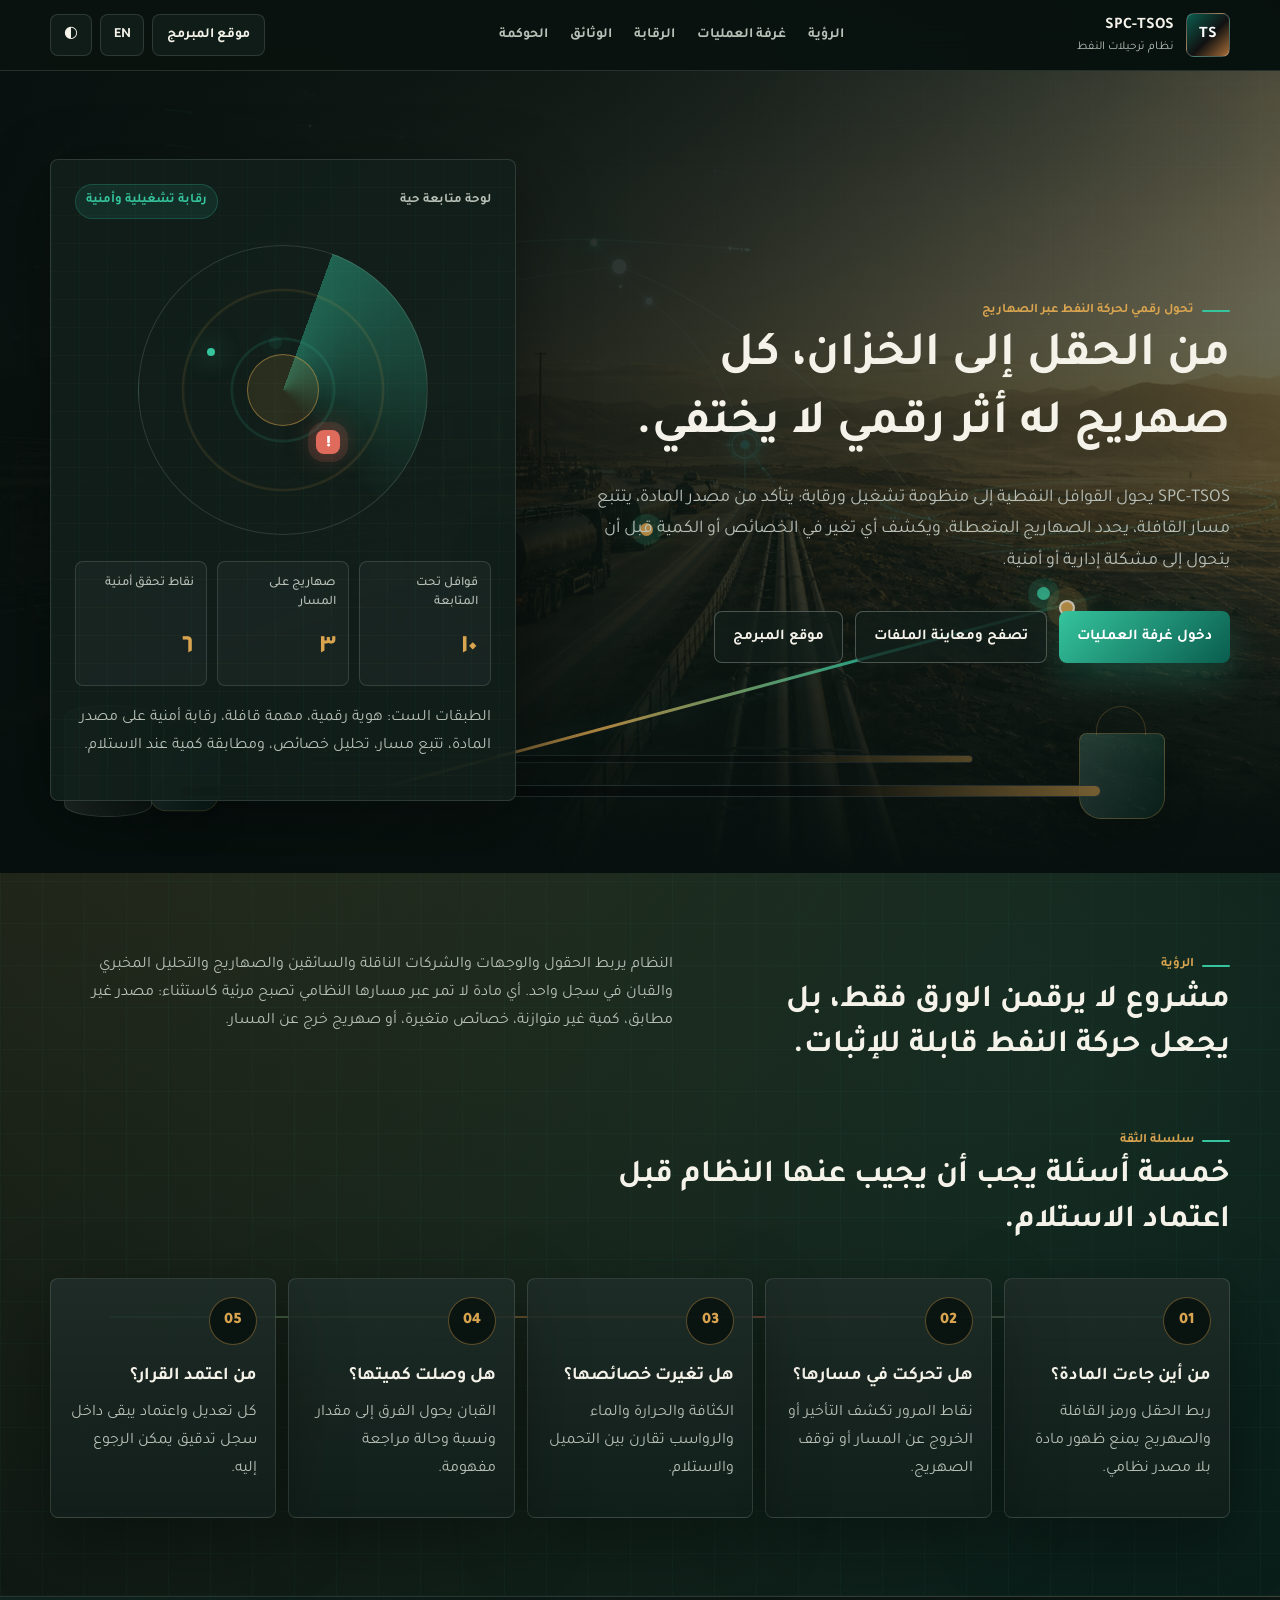
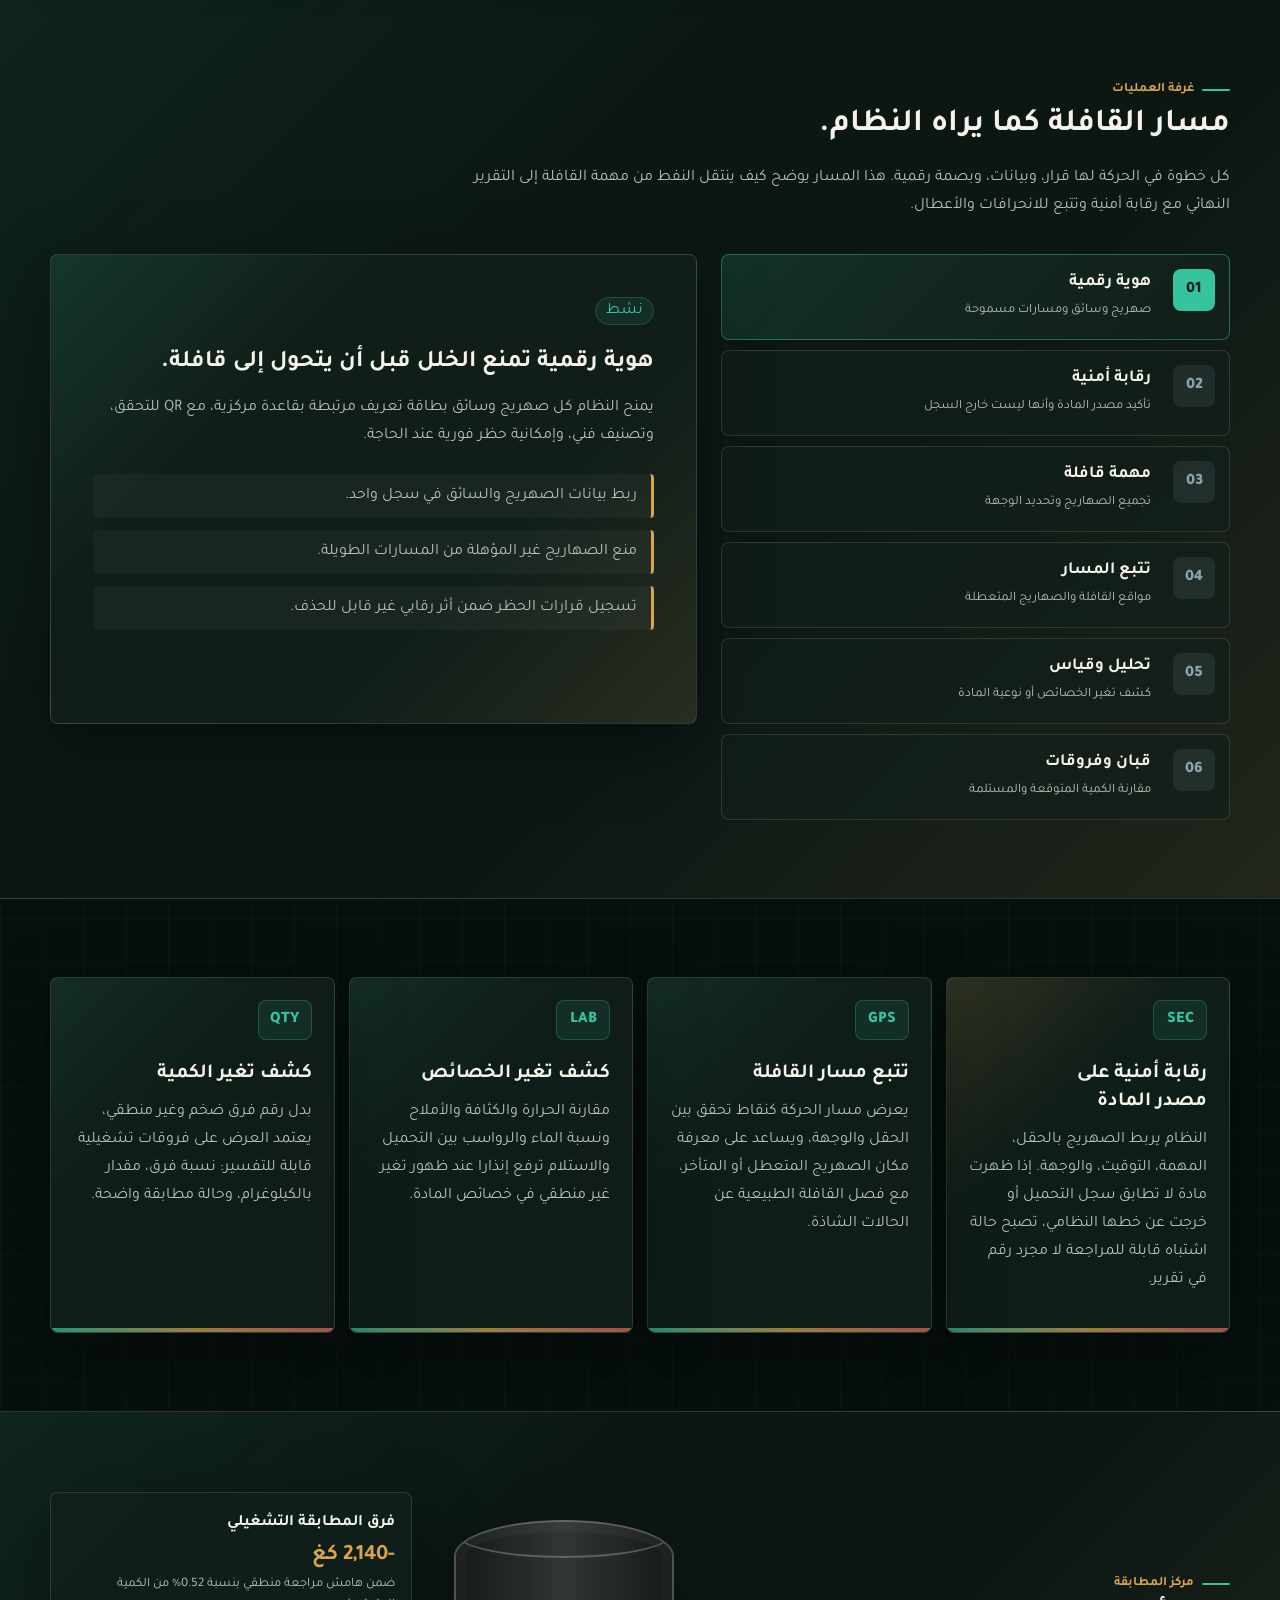
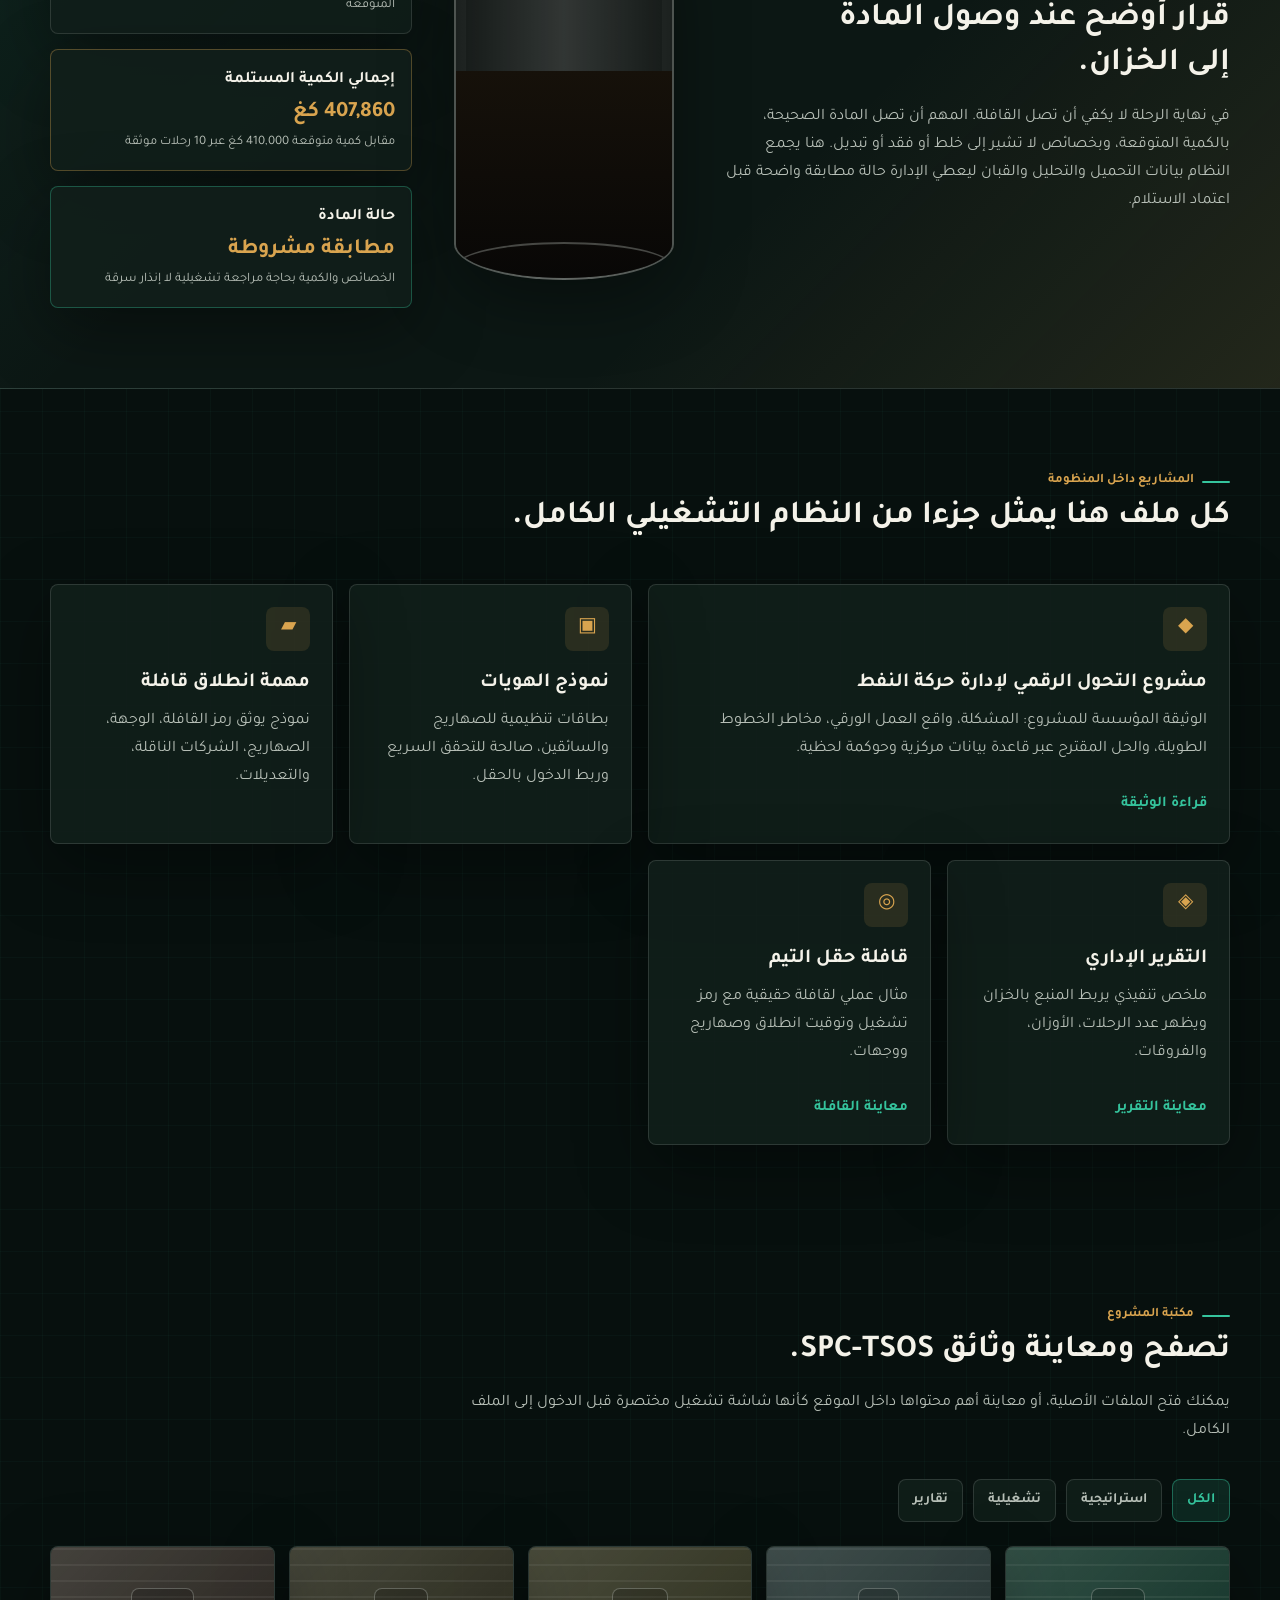
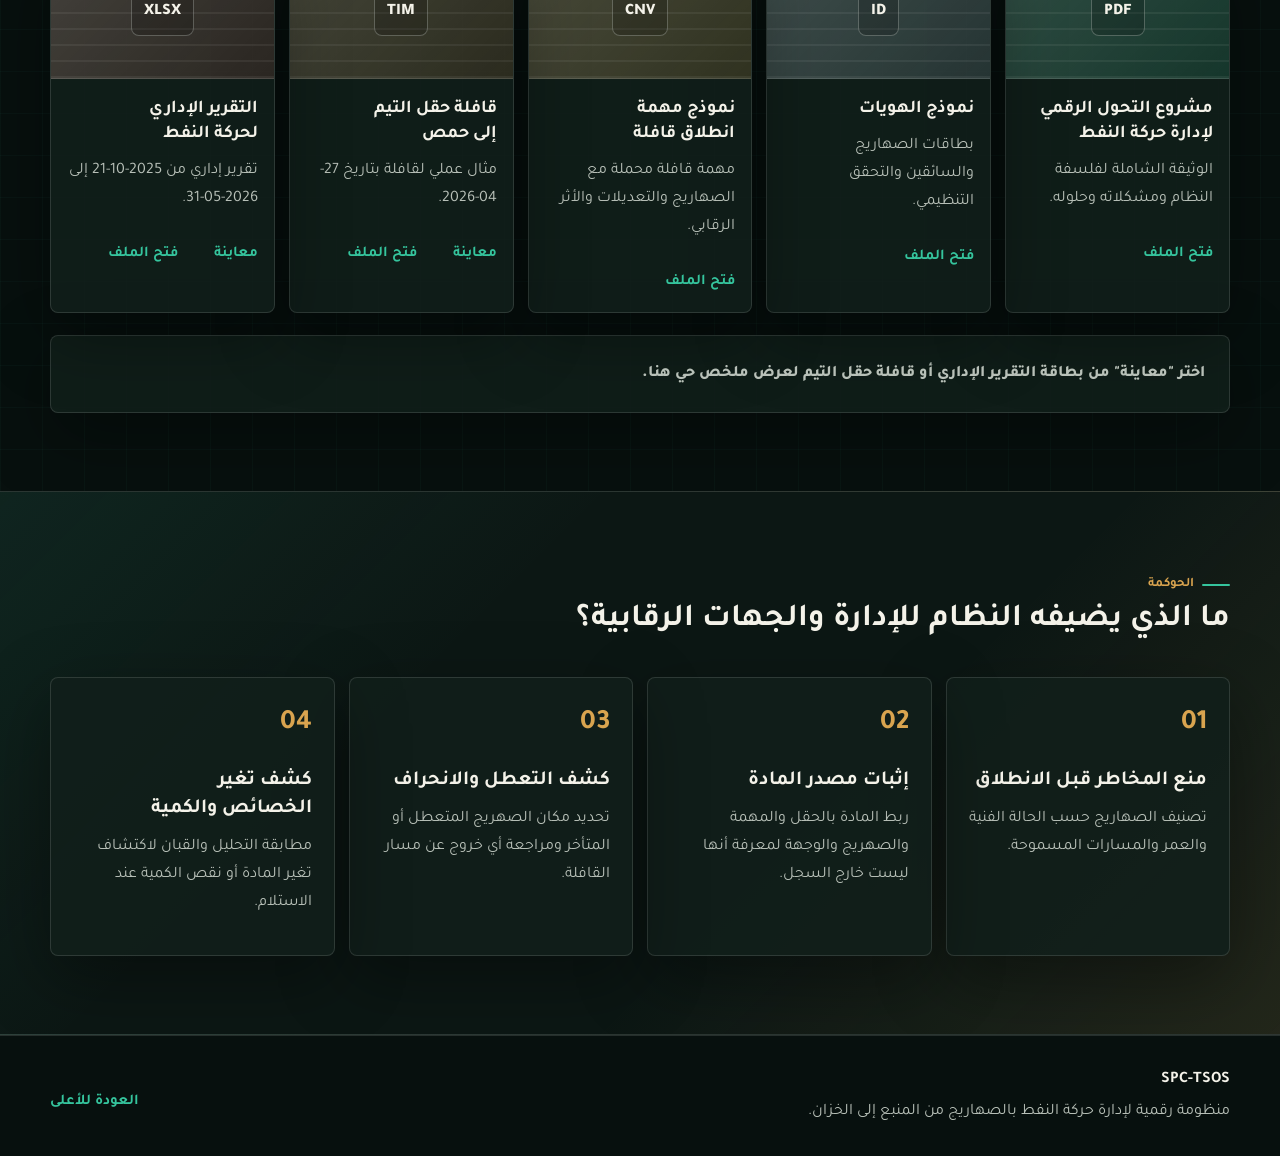
<file: projects/SPCTSOS/index.html>
<!doctype html>
<html lang="ar" dir="rtl">
  <head>
    <meta charset="utf-8" />
    <meta name="viewport" content="width=device-width, initial-scale=1" />
    <meta
      name="description"  
      content="SPC-TSOS منصة التحول الرقمي لإدارة حركة النفط عبر الصهاريج من الحقل إلى الخزان مع رقابة أمنية وتتبع ميداني وكشف فروقات المادة."
    />
    <title>SPC-TSOS | نظام ترحيلات النفط</title>
    <link rel="preconnect" href="https://fonts.googleapis.com" />
    <link rel="preconnect" href="https://fonts.gstatic.com" crossorigin />
    <link
      href="https://fonts.googleapis.com/css2?family=Inter:wght@400;500;600;700&family=Tajawal:wght@400;500;700;800&display=swap"
      rel="stylesheet"
    />
    <link rel="preload" href="assets/oil-convoy-hero.png" as="image" />
    <link rel="stylesheet" href="styles.css" />
  </head>
  <body>
    <header class="site-header" data-glass>
      <a class="brand" href="#top" aria-label="SPC-TSOS">
        <span class="brand-mark">TS</span>
        <span>
          <strong>SPC-TSOS</strong>
          <small data-i18n="brand.subtitle">نظام ترحيلات النفط</small>
        </span>
      </a>
      <nav class="main-nav" aria-label="التنقل الرئيسي" data-i18n-aria-label="aria.navigation">
        <a href="#overview" data-i18n="nav.overview">الرؤية</a>
        <a href="#operations" data-i18n="nav.operations">غرفة العمليات</a>
        <a href="#security" data-i18n="nav.security">الرقابة</a>
        <a href="#documents" data-i18n="nav.documents">الوثائق</a>
        <a href="#governance" data-i18n="nav.governance">الحوكمة</a>
      </nav>
      <div class="header-actions">
      <a class="portfolio-button" href="../../index.html" target="_blank" rel="noreferrer" data-i18n="actions.portfolio">موقع المبرمج</a>
      <button class="locale-button" id="localeToggle" type="button" aria-label="Switch to English" lang="en">EN</button>
      <button class="icon-button" id="themeToggle" type="button" aria-label="تبديل النمط" data-i18n-aria-label="aria.theme">
        <span class="sun">☀</span>
        <span class="moon">◐</span>
      </button>
      </div>
    </header>

    <main id="top">
      <section class="hero section-band">
        <div class="hero-media" aria-hidden="true">
          <img src="assets/oil-convoy-hero.png" alt="" />
          <div class="hero-map">
            <span class="route-dot dot-a"></span>
            <span class="route-dot dot-b"></span>
            <span class="route-dot dot-c"></span>
            <span class="route-line"></span>
            <span class="convoy-beacon"></span>
          </div>
        </div>

        <div class="surface-station" aria-hidden="true">
          <span class="pump pump-a"></span>
          <span class="pump pump-b"></span>
          <span class="pipe-flow"></span>
          <span class="pipe-flow pipe-flow-b"></span>
          <span class="mini-tank"></span>
        </div>

        <div class="section-shell hero-grid">
          <div class="hero-copy">
            <span class="eyebrow" data-i18n="hero.eyebrow">تحول رقمي لحركة النفط عبر الصهاريج</span>
            <h1 data-i18n="hero.title">من الحقل إلى الخزان، كل صهريج له أثر رقمي لا يختفي.</h1>
            <p class="hero-lead" data-i18n="hero.lead">
              SPC-TSOS يحول القوافل النفطية إلى منظومة تشغيل ورقابة: يتأكد من مصدر
              المادة، يتتبع مسار القافلة، يحدد الصهاريج المتعطلة، ويكشف أي تغير في
              الخصائص أو الكمية قبل أن يتحول إلى مشكلة إدارية أو أمنية.
            </p>
            <div class="hero-actions">
              <a class="button primary" href="#operations" data-i18n="actions.operations">دخول غرفة العمليات</a>
              <a class="button ghost" href="#documents" data-i18n="actions.documents">تصفح ومعاينة الملفات</a>
              <a class="button ghost" href="../../index.html" target="_blank" rel="noreferrer" data-i18n="actions.portfolio">موقع المبرمج</a>
            </div>
          </div>

          <aside class="control-panel" aria-label="ملخص تشغيل المشروع" data-i18n-aria-label="aria.control">
            <div class="panel-topline">
              <span data-i18n="control.label">لوحة متابعة حية</span>
              <strong data-i18n="control.status">رقابة تشغيلية وأمنية</strong>
            </div>
            <div class="radar">
              <span></span>
              <i></i>
              <b class="disabled-truck">!</b>
            </div>
            <dl class="hero-metrics">
              <div>
                <dt data-i18n="control.convoys">قوافل تحت المتابعة</dt>
                <dd data-count="10">0</dd>
              </div>
              <div>
                <dt data-i18n="control.tankers">صهاريج على المسار</dt>
                <dd data-count="3">0</dd>
              </div>
              <div>
                <dt data-i18n="control.checkpoints">نقاط تحقق أمنية</dt>
                <dd data-count="6">0</dd>
              </div>
            </dl>
            <p data-i18n="control.body">
              الطبقات الست: هوية رقمية، مهمة قافلة، رقابة أمنية على مصدر المادة،
              تتبع مسار، تحليل خصائص، ومطابقة كمية عند الاستلام.
            </p>
          </aside>
        </div>
      </section>

      <section class="section-shell intro-strip" id="overview">
        <div>
          <span class="section-kicker" data-i18n="nav.overview">الرؤية</span>
          <h2 data-i18n="overview.title">مشروع لا يرقمن الورق فقط، بل يجعل حركة النفط قابلة للإثبات.</h2>
        </div>
        <p data-i18n="overview.body">
          النظام يربط الحقول والوجهات والشركات الناقلة والسائقين والصهاريج والتحليل
          المخبري والقبان في سجل واحد. أي مادة لا تمر عبر مسارها النظامي تصبح مرئية
          كاستثناء: مصدر غير مطابق، كمية غير متوازنة، خصائص متغيرة، أو صهريج خرج عن
          المسار.
        </p>
      </section>

      <section class="section-shell trust-chain" aria-label="سلسلة الثقة التشغيلية" data-i18n-aria-label="aria.trust">
        <div class="section-heading compact">
          <span class="section-kicker" data-i18n="trust.kicker">سلسلة الثقة</span>
          <h2 data-i18n="trust.title">خمسة أسئلة يجب أن يجيب عنها النظام قبل اعتماد الاستلام.</h2>
        </div>
        <div class="chain-track">
          <article>
            <span>01</span>
            <h3 data-i18n="trust.sourceTitle">من أين جاءت المادة؟</h3>
            <p data-i18n="trust.sourceBody">ربط الحقل ورمز القافلة والصهريج يمنع ظهور مادة بلا مصدر نظامي.</p>
          </article>
          <article>
            <span>02</span>
            <h3 data-i18n="trust.routeTitle">هل تحركت في مسارها؟</h3>
            <p data-i18n="trust.routeBody">نقاط المرور تكشف التأخير أو الخروج عن المسار أو توقف الصهريج.</p>
          </article>
          <article>
            <span>03</span>
            <h3 data-i18n="trust.propertiesTitle">هل تغيرت خصائصها؟</h3>
            <p data-i18n="trust.propertiesBody">الكثافة والحرارة والماء والرواسب تقارن بين التحميل والاستلام.</p>
          </article>
          <article>
            <span>04</span>
            <h3 data-i18n="trust.quantityTitle">هل وصلت كميتها؟</h3>
            <p data-i18n="trust.quantityBody">القبان يحول الفرق إلى مقدار ونسبة وحالة مراجعة مفهومة.</p>
          </article>
          <article>
            <span>05</span>
            <h3 data-i18n="trust.approvalTitle">من اعتمد القرار؟</h3>
            <p data-i18n="trust.approvalBody">كل تعديل واعتماد يبقى داخل سجل تدقيق يمكن الرجوع إليه.</p>
          </article>
        </div>
      </section>

      <section class="section-band operations" id="operations">
        <div class="section-shell">
          <div class="section-heading">
            <span class="section-kicker" data-i18n="nav.operations">غرفة العمليات</span>
            <h2 data-i18n="operations.title">مسار القافلة كما يراه النظام.</h2>
            <p data-i18n="operations.body">
              كل خطوة في الحركة لها قرار، وبيانات، وبصمة رقمية. هذا المسار يوضح كيف
              ينتقل النفط من مهمة القافلة إلى التقرير النهائي مع رقابة أمنية وتتبع
              للانحرافات والأعطال.
            </p>
          </div>

          <div class="ops-layout">
            <div class="pipeline" aria-label="مراحل رحلة النفط" data-i18n-aria-label="aria.pipeline">
              <button class="stage is-active" data-stage="identity" type="button">
                <span>01</span>
                <strong data-i18n="stages.identity">هوية رقمية</strong>
                <small data-i18n="stages.identityNote">صهريج وسائق ومسارات مسموحة</small>
              </button>
              <button class="stage" data-stage="security" type="button">
                <span>02</span>
                <strong data-i18n="stages.security">رقابة أمنية</strong>
                <small data-i18n="stages.securityNote">تأكيد مصدر المادة وأنها ليست خارج السجل</small>
              </button>
              <button class="stage" data-stage="mission" type="button">
                <span>03</span>
                <strong data-i18n="stages.mission">مهمة قافلة</strong>
                <small data-i18n="stages.missionNote">تجميع الصهاريج وتحديد الوجهة</small>
              </button>
              <button class="stage" data-stage="tracking" type="button">
                <span>04</span>
                <strong data-i18n="stages.tracking">تتبع المسار</strong>
                <small data-i18n="stages.trackingNote">مواقع القافلة والصهاريج المتعطلة</small>
              </button>
              <button class="stage" data-stage="lab" type="button">
                <span>05</span>
                <strong data-i18n="stages.lab">تحليل وقياس</strong>
                <small data-i18n="stages.labNote">كشف تغير الخصائص أو نوعية المادة</small>
              </button>
              <button class="stage" data-stage="scale" type="button">
                <span>06</span>
                <strong data-i18n="stages.scale">قبان وفروقات</strong>
                <small data-i18n="stages.scaleNote">مقارنة الكمية المتوقعة والمستلمة</small>
              </button>
            </div>

            <div class="stage-view" id="stageView">
              <span class="status-pill">نشط</span>
              <h3>هوية رقمية تمنع الخلل قبل أن يتحول إلى قافلة.</h3>
              <p>
                يمنح النظام كل صهريج وسائق بطاقة تعريف مرتبطة بقاعدة مركزية، مع QR
                للتحقق، وتصنيف فني، وإمكانية حظر فورية عند الحاجة.
              </p>
              <ul>
                <li>ربط بيانات الصهريج والسائق في سجل واحد.</li>
                <li>منع الصهاريج غير المؤهلة من المسارات الطويلة.</li>
                <li>تسجيل قرارات الحظر ضمن أثر رقابي غير قابل للحذف.</li>
              </ul>
            </div>
          </div>
        </div>
      </section>

      <section class="section-shell assurance-grid" id="security">
        <article class="assurance-card security-card">
          <span>SEC</span>
          <h3 data-i18n="assurance.securityTitle">رقابة أمنية على مصدر المادة</h3>
          <p data-i18n="assurance.securityBody">
            النظام يربط الصهريج بالحقل، المهمة، التوقيت، والوجهة. إذا ظهرت مادة لا
            تطابق سجل التحميل أو خرجت عن خطها النظامي، تصبح حالة اشتباه قابلة
            للمراجعة لا مجرد رقم في تقرير.
          </p>
        </article>
        <article class="assurance-card">
          <span>GPS</span>
          <h3 data-i18n="assurance.trackingTitle">تتبع مسار القافلة</h3>
          <p data-i18n="assurance.trackingBody">
            يعرض مسار الحركة كنقاط تحقق بين الحقل والوجهة، ويساعد على معرفة مكان
            الصهريج المتعطل أو المتأخر، مع فصل القافلة الطبيعية عن الحالات الشاذة.
          </p>
        </article>
        <article class="assurance-card">
          <span>LAB</span>
          <h3 data-i18n="assurance.propertiesTitle">كشف تغير الخصائص</h3>
          <p data-i18n="assurance.propertiesBody">
            مقارنة الحرارة والكثافة والأملاح ونسبة الماء والرواسب بين التحميل
            والاستلام ترفع إنذارا عند ظهور تغير غير منطقي في خصائص المادة.
          </p>
        </article>
        <article class="assurance-card">
          <span>QTY</span>
          <h3 data-i18n="assurance.quantityTitle">كشف تغير الكمية</h3>
          <p data-i18n="assurance.quantityBody">
            بدل رقم فرق ضخم وغير منطقي، يعتمد العرض على فروقات تشغيلية قابلة للتفسير:
            نسبة فرق، مقدار بالكيلوغرام، وحالة مطابقة واضحة.
          </p>
        </article>
      </section>

      <section class="section-band command-center">
        <div class="section-shell command-grid">
          <div>
            <span class="section-kicker" data-i18n="reconciliation.kicker">مركز المطابقة</span>
            <h2 data-i18n="reconciliation.title">قرار أوضح عند وصول المادة إلى الخزان.</h2>
            <p data-i18n="reconciliation.body">
              في نهاية الرحلة لا يكفي أن تصل القافلة. المهم أن تصل المادة الصحيحة،
              بالكمية المتوقعة، وبخصائص لا تشير إلى خلط أو فقد أو تبديل. هنا يجمع
              النظام بيانات التحميل والتحليل والقبان ليعطي الإدارة حالة مطابقة
              واضحة قبل اعتماد الاستلام.
            </p>
          </div>
          <div class="tank-visual" aria-label="تصور خزان وبيانات" data-i18n-aria-label="aria.tank">
            <div class="tank">
              <span class="fill"></span>
            </div>
            <div class="signal-card">
              <strong data-i18n="signals.variance">فرق المطابقة التشغيلي</strong>
              <span data-i18n="signals.varianceValue">-2,140 كغ</span>
              <small data-i18n="signals.varianceNote">ضمن هامش مراجعة منطقي بنسبة 0.52% من الكمية المتوقعة</small>
            </div>
            <div class="signal-card accent">
              <strong data-i18n="signals.received">إجمالي الكمية المستلمة</strong>
              <span data-i18n="signals.receivedValue">407,860 كغ</span>
              <small data-i18n="signals.receivedNote">مقابل كمية متوقعة 410,000 كغ عبر 10 رحلات موثقة</small>
            </div>
            <div class="signal-card ok">
              <strong data-i18n="signals.status">حالة المادة</strong>
              <span data-i18n="signals.statusValue">مطابقة مشروطة</span>
              <small data-i18n="signals.statusNote">الخصائص والكمية بحاجة مراجعة تشغيلية لا إنذار سرقة</small>
            </div>
          </div>
        </div>
      </section>

      <section class="section-shell feature-grid" id="projects">
        <div class="section-heading compact">
          <span class="section-kicker" data-i18n="features.kicker">المشاريع داخل المنظومة</span>
          <h2 data-i18n="features.title">كل ملف هنا يمثل جزءا من النظام التشغيلي الكامل.</h2>
        </div>

        <article class="feature-card wide">
          <span class="card-icon">◆</span>
          <h3 data-i18n="features.foundationTitle">مشروع التحول الرقمي لإدارة حركة النفط</h3>
          <p data-i18n="features.foundationBody">
            الوثيقة المؤسسة للمشروع: المشكلة، واقع العمل الورقي، مخاطر الخطوط الطويلة،
            والحل المقترح عبر قاعدة بيانات مركزية وحوكمة لحظية.
          </p>
          <a href="تقديم المشروع/مشروع التحول الرقمي لإدارة حركة النفط.pdf" target="_blank" rel="noreferrer" data-i18n="actions.readDocument">
            قراءة الوثيقة
          </a>
        </article>

        <article class="feature-card">
          <span class="card-icon">▣</span>
          <h3 data-i18n="features.identityTitle">نموذج الهويات</h3>
          <p data-i18n="features.identityBody">بطاقات تنظيمية للصهاريج والسائقين، صالحة للتحقق السريع وربط الدخول بالحقل.</p>
        </article>

        <article class="feature-card">
          <span class="card-icon">▰</span>
          <h3 data-i18n="features.missionTitle">مهمة انطلاق قافلة</h3>
          <p data-i18n="features.missionBody">نموذج يوثق رمز القافلة، الوجهة، الصهاريج، الشركات الناقلة، والتعديلات.</p>
        </article>

        <article class="feature-card action-card">
          <span class="card-icon">◈</span>
          <h3 data-i18n="features.reportTitle">التقرير الإداري</h3>
          <p data-i18n="features.reportBody">ملخص تنفيذي يربط المنبع بالخزان ويظهر عدد الرحلات، الأوزان، والفروقات.</p>
          <button class="text-action" data-preview="report" type="button" data-i18n="actions.previewReport">معاينة التقرير</button>
        </article>

        <article class="feature-card action-card">
          <span class="card-icon">◎</span>
          <h3 data-i18n="features.timTitle">قافلة حقل التيم</h3>
          <p data-i18n="features.timBody">مثال عملي لقافلة حقيقية مع رمز تشغيل وتوقيت انطلاق وصهاريج ووجهات.</p>
          <button class="text-action" data-preview="tim" type="button" data-i18n="actions.previewConvoy">معاينة القافلة</button>
        </article>
      </section>

      <section class="section-shell documents" id="documents">
        <div class="section-heading">
          <span class="section-kicker" data-i18n="documents.kicker">مكتبة المشروع</span>
          <h2 data-i18n="documents.title">تصفح ومعاينة وثائق SPC-TSOS.</h2>
          <p data-i18n="documents.body">
            يمكنك فتح الملفات الأصلية، أو معاينة أهم محتواها داخل الموقع كأنها شاشة
            تشغيل مختصرة قبل الدخول إلى الملف الكامل.
          </p>
        </div>

        <div class="doc-toolbar" role="group" aria-label="تصفية الوثائق" data-i18n-aria-label="aria.filters">
          <button class="filter is-active" data-filter="all" type="button" aria-pressed="true" data-i18n="filters.all">الكل</button>
          <button class="filter" data-filter="strategy" type="button" aria-pressed="false" data-i18n="filters.strategy">استراتيجية</button>
          <button class="filter" data-filter="operation" type="button" aria-pressed="false" data-i18n="filters.operation">تشغيلية</button>
          <button class="filter" data-filter="report" type="button" aria-pressed="false" data-i18n="filters.report">تقارير</button>
        </div>

        <div class="doc-grid">
          <article class="doc-card" data-type="strategy">
            <div class="doc-preview strategy-preview"><span>PDF</span></div>
            <h3 data-i18n="features.foundationTitle">مشروع التحول الرقمي لإدارة حركة النفط</h3>
            <p data-i18n="documents.foundationBody">الوثيقة الشاملة لفلسفة النظام ومشكلاته وحلوله.</p>
            <a href="تقديم المشروع/مشروع التحول الرقمي لإدارة حركة النفط.pdf" target="_blank" rel="noreferrer" data-i18n="actions.openFile">
              فتح الملف
            </a>
          </article>

          <article class="doc-card" data-type="operation">
            <div class="doc-preview identity-preview"><span>ID</span></div>
            <h3 data-i18n="features.identityTitle">نموذج الهويات</h3>
            <p data-i18n="documents.identityBody">بطاقات الصهاريج والسائقين والتحقق التنظيمي.</p>
            <a href="تقديم المشروع/نموذج الهويات.pdf" target="_blank" rel="noreferrer" data-i18n="actions.openFile">فتح الملف</a>
          </article>

          <article class="doc-card" data-type="operation">
            <div class="doc-preview convoy-preview"><span>CNV</span></div>
            <h3 data-i18n="documents.missionTitle">نموذج مهمة انطلاق قافلة</h3>
            <p data-i18n="documents.missionBody">مهمة قافلة محملة مع الصهاريج والتعديلات والأثر الرقابي.</p>
            <a href="تقديم المشروع/نموذج مهمة انطلاق قافلة.pdf" target="_blank" rel="noreferrer" data-i18n="actions.openFile">فتح الملف</a>
          </article>

          <article class="doc-card" data-type="operation">
            <div class="doc-preview tim-preview"><span>TIM</span></div>
            <h3 data-i18n="documents.timTitle">قافلة حقل التيم إلى حمص</h3>
            <p data-i18n="documents.timBody">مثال عملي لقافلة بتاريخ 27-04-2026.</p>
            <button class="text-action" data-preview="tim" type="button" data-i18n="actions.preview">معاينة</button>
            <a href="تقديم المشروع/قافلة_حقل التيم_حمص_2026-04-27.pdf" target="_blank" rel="noreferrer" data-i18n="actions.openFile">
              فتح الملف
            </a>
          </article>

          <article class="doc-card" data-type="report">
            <div class="doc-preview report-preview"><span>XLSX</span></div>
            <h3 data-i18n="documents.reportTitle">التقرير الإداري لحركة النفط</h3>
            <p data-i18n="documents.reportBody">تقرير إداري من 2025-10-21 إلى 2026-05-31.</p>
            <button class="text-action" data-preview="report" type="button" data-i18n="actions.preview">معاينة</button>
            <a
              href="تقديم المشروع/التقرير الإداري لحركة النفط من المنبع إلى الخزان (2025-10-21 ⇢ 2026-05-31)_2026-02-09_01-39.xlsx"
              target="_blank"
              rel="noreferrer"
              data-i18n="actions.openFile"
            >
              فتح الملف
            </a>
          </article>
        </div>

        <div class="inline-preview" id="inlinePreview" aria-live="polite">
          <div class="preview-empty" data-i18n="documents.emptyPreview">
            اختر "معاينة" من بطاقة التقرير الإداري أو قافلة حقل التيم لعرض ملخص حي هنا.
          </div>
        </div>
      </section>

      <section class="section-band governance" id="governance">
        <div class="section-shell">
          <div class="section-heading compact">
            <span class="section-kicker" data-i18n="nav.governance">الحوكمة</span>
            <h2 data-i18n="governance.title">ما الذي يضيفه النظام للإدارة والجهات الرقابية؟</h2>
          </div>
          <div class="governance-grid">
            <div>
              <strong>01</strong>
              <h3 data-i18n="governance.riskTitle">منع المخاطر قبل الانطلاق</h3>
              <p data-i18n="governance.riskBody">تصنيف الصهاريج حسب الحالة الفنية والعمر والمسارات المسموحة.</p>
            </div>
            <div>
              <strong>02</strong>
              <h3 data-i18n="governance.sourceTitle">إثبات مصدر المادة</h3>
              <p data-i18n="governance.sourceBody">ربط المادة بالحقل والمهمة والصهريج والوجهة لمعرفة أنها ليست خارج السجل.</p>
            </div>
            <div>
              <strong>03</strong>
              <h3 data-i18n="governance.trackingTitle">كشف التعطل والانحراف</h3>
              <p data-i18n="governance.trackingBody">تحديد مكان الصهريج المتعطل أو المتأخر ومراجعة أي خروج عن مسار القافلة.</p>
            </div>
            <div>
              <strong>04</strong>
              <h3 data-i18n="governance.reconciliationTitle">كشف تغير الخصائص والكمية</h3>
              <p data-i18n="governance.reconciliationBody">مطابقة التحليل والقبان لاكتشاف تغير المادة أو نقص الكمية عند الاستلام.</p>
            </div>
          </div>
        </div>
      </section>
    </main>

    <footer class="site-footer">
      <div class="section-shell footer-grid">
        <div>
          <strong>SPC-TSOS</strong>
          <p data-i18n="footer.description">منظومة رقمية لإدارة حركة النفط بالصهاريج من المنبع إلى الخزان.</p>
        </div>
        <a href="#top" data-i18n="actions.backToTop">العودة للأعلى</a>
      </div>
    </footer>

    <script src="translations.js"></script>
    <script src="script.js"></script>
  </body>
</html>
</file>
<file: styles.css>
@import url("https://fonts.googleapis.com/css2?family=Amiri:wght@400;700&family=Roboto:wght@400;500;700;900&family=Tajawal:wght@300;400;500;700;800;900&display=swap");

:root {
  color-scheme: light;
  --font-body: "Roboto", Arial, sans-serif;
  --font-display: "Roboto", Arial, sans-serif;
  --font-arabic: "Tajawal", Arial, sans-serif;
  --page-background: #f7f3eb;
  --surface: #fffdf8;
  --surface-strong: #ffffff;
  --border: #e3d8c8;
  --grid-line: rgba(7, 88, 75, 0.045);
  --primary: #075447;
  --primary-light: #2f7167;
  --primary-dark: #063a33;
  --primary-soft: #eaf3ee;
  --accent: #a9793f;
  --accent-light: #bd935e;
  --text-main: #14201d;
  --text-muted: #63706b;
  --shadow-panel: 0 18px 54px rgba(5, 71, 61, 0.12);
  --shadow-card: 0 14px 34px rgba(20, 32, 29, 0.055);
  --shadow-glow: 0 18px 42px rgba(5, 71, 61, 0.16);
}

html[data-theme="dark"] {
  color-scheme: dark;
  --page-background: #06110f;
  --surface: #0d1f1b;
  --surface-strong: #112b25;
  --border: rgba(225, 236, 230, 0.12);
  --grid-line: rgba(225, 236, 230, 0.055);
  --primary: #73e2c8;
  --primary-light: #9df0dc;
  --primary-dark: #0a6b5b;
  --primary-soft: rgba(115, 226, 200, 0.12);
  --accent: #d7b071;
  --accent-light: #ead0a0;
  --text-main: #f4f7f4;
  --text-muted: #b8c7c1;
  --shadow-panel: 0 18px 54px rgba(0, 0, 0, 0.34);
  --shadow-card: 0 18px 48px rgba(0, 0, 0, 0.28);
  --shadow-glow: 0 18px 42px rgba(0, 0, 0, 0.24);
}

* { box-sizing: border-box; }

html {
  scroll-behavior: smooth;
  background: var(--page-background);
}

body {
  min-height: 100vh;
  margin: 0;
  background:
    radial-gradient(circle at 12% 10%, rgba(7, 84, 71, 0.08), transparent 26%),
    radial-gradient(circle at 88% 0%, rgba(169, 121, 63, 0.1), transparent 28%),
    var(--page-background);
  color: var(--text-main);
  font-family: var(--font-body);
  transition: background 200ms ease, color 200ms ease;
}

html[data-theme="dark"] body {
  background:
    radial-gradient(circle at 12% 8%, rgba(115, 226, 200, 0.11), transparent 26%),
    radial-gradient(circle at 90% 4%, rgba(215, 176, 113, 0.1), transparent 28%),
    linear-gradient(135deg, #06110f 0%, #081916 52%, #04100e 100%);
}

html[dir="rtl"] body,
html[dir="rtl"] h1,
html[dir="rtl"] h2,
html[dir="rtl"] h3 {
  font-family: var(--font-arabic);
}

body.menu-open { overflow: hidden; }
a { color: inherit; text-decoration: none; }
button, input, textarea { font: inherit; }
button { cursor: pointer; }
svg { display: block; }

.section-shell {
  width: min(1160px, calc(100% - 32px));
  margin-inline: auto;
}

.site-header {
  position: fixed;
  inset-inline: 0;
  top: 0;
  z-index: 50;
  border-bottom: 1px solid var(--border);
  background: color-mix(in srgb, var(--surface) 95%, transparent);
  box-shadow: 0 1px 2px rgba(20, 32, 29, 0.06);
  backdrop-filter: blur(14px);
}

.header-strip {
  height: 4px;
  background: var(--primary);
}

.nav-bar {
  height: 76px;
  display: flex;
  align-items: center;
  justify-content: space-between;
  gap: 20px;
}

.brand,
.nav-actions,
.nav-links,
.hero-actions,
.visual-head,
.window-dots,
.stat-card,
.timeline-card-head,
.project-actions,
.direct-link,
.icon-text-button,
.primary-small,
.primary-action,
.secondary-action {
  display: flex;
  align-items: center;
}

.brand { gap: 12px; }
.brand-mark {
  display: grid;
  place-items: center;
  width: 48px;
  height: 48px;
  border: 1px solid rgba(7, 84, 71, 0.1);
  border-radius: 12px;
  background: #ffffff;
  color: var(--primary);
  font-weight: 900;
  font-size: 14px;
  box-shadow: 0 0 0 2px rgba(5, 71, 61, 0.08), 0 12px 28px rgba(5, 71, 61, 0.16);
}

html[data-theme="dark"] .brand-mark { background: var(--surface-strong); }
.brand-copy span { display: block; color: var(--primary); font-weight: 800; }
.brand-copy small { display: block; margin-top: 2px; color: var(--text-muted); font-size: 12px; font-weight: 700; }

.nav-links { gap: 4px; }
.nav-links a {
  border-radius: 8px;
  padding: 10px 16px;
  color: var(--text-muted);
  font-size: 14px;
  font-weight: 900;
  transition: 180ms ease;
}
.nav-links a:hover { background: var(--primary-soft); color: var(--primary); }

.nav-actions { gap: 12px; }
.icon-button,
.menu-button {
  display: inline-grid;
  place-items: center;
  width: 40px;
  height: 40px;
  border: 1px solid var(--border);
  border-radius: 8px;
  background: var(--surface-strong);
  color: var(--primary);
}
.menu-button { display: none; width: 44px; height: 44px; }
.icon-text-button,
.primary-small {
  gap: 8px;
  min-height: 40px;
  border: 1px solid var(--border);
  border-radius: 8px;
  padding: 0 12px;
  background: var(--surface-strong);
  color: var(--primary);
  font-size: 14px;
  font-weight: 900;
}
.primary-small {
  border-color: var(--primary);
  background: var(--primary);
  color: white;
  padding: 10px 16px;
}

.mobile-menu {
  display: none;
  border-top: 1px solid var(--border);
  background: var(--surface);
  padding: 16px;
  box-shadow: 0 20px 40px rgba(20, 32, 29, 0.12);
}
.mobile-menu.open { display: block; }
.mobile-menu-inner {
  max-width: 448px;
  margin-inline: auto;
  display: grid;
  gap: 8px;
}
.mobile-menu a,
.mobile-menu button {
  width: 100%;
  justify-content: center;
  border: 1px solid var(--border);
  border-radius: 8px;
  background: var(--surface-strong);
  color: var(--text-main);
  padding: 13px 16px;
  font-size: 14px;
  font-weight: 800;
}
.mobile-actions { display: grid; grid-template-columns: 1fr 1fr; gap: 8px; }

.site-motion-layer {
  position: fixed;
  inset: 0;
  z-index: 0;
  pointer-events: none;
  overflow: hidden;
  opacity: 0.72;
}
.site-motion-orb {
  position: absolute;
  border-radius: 999px;
  filter: blur(22px);
  opacity: 0.18;
  animation: ambient-drift 18s ease-in-out infinite;
}
.site-motion-orb-a { width: 280px; height: 280px; inset-inline-start: 8%; top: 18%; background: var(--primary); }
.site-motion-orb-b { width: 220px; height: 220px; inset-inline-end: 7%; bottom: 12%; background: var(--accent); animation-delay: -7s; }
.site-motion-line {
  position: absolute;
  height: 1px;
  width: 36vw;
  min-width: 320px;
  background: linear-gradient(90deg, transparent, color-mix(in srgb, var(--primary) 42%, transparent), transparent);
  opacity: 0.38;
  transform: rotate(-12deg);
  animation: signal-slide 15s linear infinite;
}
.site-motion-line-a { top: 32%; inset-inline-start: -20%; }
.site-motion-line-b { bottom: 24%; inset-inline-end: -22%; animation-delay: -6s; transform: rotate(14deg); }

main {
  position: relative;
  z-index: 10;
}

.hero-section { padding-top: 77px; overflow: hidden; }
.spc-hero {
  position: relative;
  overflow: hidden;
  padding-block: 64px 96px;
  background:
    linear-gradient(135deg, rgba(255, 253, 248, 0.98), rgba(244, 239, 229, 0.96) 52%, rgba(234, 243, 238, 0.92)),
    linear-gradient(90deg, rgba(7, 84, 71, 0.08), transparent 44%);
}
html[data-theme="dark"] .spc-hero {
  background:
    linear-gradient(135deg, rgba(6, 17, 15, 0.98), rgba(10, 32, 28, 0.96) 54%, rgba(14, 43, 37, 0.92)),
    radial-gradient(circle at 86% 18%, rgba(115, 226, 200, 0.12), transparent 28%),
    radial-gradient(circle at 20% 0%, rgba(215, 176, 113, 0.09), transparent 24%);
}
.field-grid {
  background-image:
    linear-gradient(var(--grid-line) 1px, transparent 1px),
    linear-gradient(90deg, var(--grid-line) 1px, transparent 1px);
  background-size: 42px 42px;
}
.hero-grid,
.card-grid {
  position: absolute;
  inset: 0;
  opacity: 0.2;
}
.operations-backdrop { position: absolute; inset: 0; pointer-events: none; overflow: hidden; }
.operations-backdrop svg { position: absolute; inset: 0; width: 100%; height: 100%; opacity: 0.6; }
.operations-backdrop path {
  fill: none;
  stroke: var(--primary);
  stroke-width: 1.4;
  stroke-linecap: round;
  stroke-dasharray: 8 16;
  animation: path-pulse 9s ease-in-out infinite;
}
.operations-backdrop path:nth-child(2) { animation-delay: 0.7s; }
.operations-backdrop path:nth-child(3) { animation-delay: 1.4s; }
.motion-halo {
  position: absolute;
  border-radius: 999px;
  filter: blur(12px);
  opacity: 0.2;
  animation: ambient-drift 13s ease-in-out infinite;
}
.motion-halo-primary {
  width: 340px;
  height: 340px;
  inset-inline-start: 4%;
  top: 9%;
  background: radial-gradient(circle, color-mix(in srgb, var(--primary) 28%, transparent), transparent 68%);
}
.motion-halo-accent {
  width: 300px;
  height: 300px;
  inset-inline-end: 8%;
  bottom: 8%;
  background: radial-gradient(circle, color-mix(in srgb, var(--accent) 24%, transparent), transparent 70%);
  animation-delay: -5s;
}
.motion-node {
  position: absolute;
  width: 10px;
  height: 10px;
  border-radius: 999px;
  background: var(--primary);
  box-shadow: 0 0 0 8px color-mix(in srgb, var(--primary) 12%, transparent);
  animation: node-pulse 3.8s ease-in-out infinite;
}

.hero-layout {
  position: relative;
  display: grid;
  grid-template-columns: 1.02fr 0.98fr;
  align-items: center;
  gap: 40px;
}
.hero-badge {
  width: fit-content;
  display: inline-flex;
  align-items: center;
  gap: 12px;
  margin-bottom: 24px;
  border: 1px solid color-mix(in srgb, var(--primary) 15%, transparent);
  border-radius: 999px;
  background: color-mix(in srgb, var(--surface-strong) 75%, transparent);
  padding: 9px 16px;
  color: var(--primary);
  font-size: 14px;
  font-weight: 900;
  box-shadow: 0 1px 2px rgba(20, 32, 29, 0.08);
  backdrop-filter: blur(12px);
}
.gold-kicker { margin: 0 0 16px; color: var(--accent); font-size: 18px; font-weight: 800; }
h1 {
  margin: 0;
  color: var(--text-main);
  font-family: var(--font-display);
  font-size: clamp(30px, 2vw, 54px);
  line-height: 1.15;
  font-weight: 900;
  text-wrap: balance;
}
.prestige-rule {
  width: 76px;
  height: 3px;
  margin-top: 24px;
  border-radius: 999px;
  background: linear-gradient(90deg, var(--primary), var(--accent));
}
html[dir="rtl"] .prestige-rule { background: linear-gradient(270deg, var(--primary), var(--accent)); }
.hero-subtitle {
  max-width: 672px;
  margin: 24px 0 0;
  color: var(--text-main);
  font-size: 20px;
  line-height: 1.8;
  font-weight: 900;
}
.hero-note {
  max-width: 672px;
  margin: 20px 0 0;
  color: var(--text-muted);
  font-size: 16px;
  line-height: 2;
  font-weight: 500;
}
.native-name { margin: 20px 0 0; color: var(--primary); font-size: 14px; font-weight: 900; }
.native-role { margin: 4px 0 0; color: var(--text-muted); font-size: 14px; font-weight: 500; }
.hero-actions { gap: 12px; flex-wrap: wrap; margin-top: 36px; }
.primary-action,
.secondary-action {
  justify-content: center;
  gap: 8px;
  border-radius: 8px;
  padding: 14px 24px;
  font-size: 14px;
  font-weight: 900;
  transition: transform 180ms ease, background 180ms ease, border-color 180ms ease;
}
.primary-action {
  border: 1px solid var(--primary);
  background: var(--primary);
  color: white;
  box-shadow: var(--shadow-glow);
}
.secondary-action {
  border: 1px solid var(--border);
  background: color-mix(in srgb, var(--surface-strong) 90%, transparent);
  color: var(--primary);
  box-shadow: 0 1px 2px rgba(20, 32, 29, 0.08);
}
.primary-action:hover,
.secondary-action:hover,
.spc-card:hover { transform: translateY(-4px); }
.primary-action:hover { background: var(--primary-dark); }
.secondary-action:hover { background: var(--primary-soft); }

.operational-visual {
  position: relative;
  overflow: hidden;
  border: 1px solid var(--border);
  border-radius: 16px;
  background: color-mix(in srgb, var(--surface-strong) 90%, transparent);
  padding: 24px;
  box-shadow: var(--shadow-panel);
  backdrop-filter: blur(14px);
}
.signal-sweep {
  position: absolute;
  inset-block: 0;
  inset-inline-start: -33%;
  width: 33%;
  background: linear-gradient(90deg, transparent, color-mix(in srgb, var(--primary) 10%, transparent), transparent);
  transform: skewX(-14deg);
  animation: sweep 7s ease-in-out infinite;
}
.visual-content { position: relative; }
.visual-head {
  justify-content: space-between;
  gap: 20px;
  border-bottom: 1px solid var(--border);
  padding-bottom: 20px;
}
.visual-head p {
  margin: 0;
  color: var(--accent);
  font-size: 12px;
  font-weight: 900;
  text-transform: uppercase;
}
.visual-head h2 {
  margin: 4px 0 0;
  color: var(--primary);
  font-size: 24px;
  font-weight: 900;
}
.window-dots { gap: 6px; }
.window-dots span {
  width: 10px;
  height: 10px;
  border-radius: 50%;
}
.window-dots span:nth-child(1) { background: var(--primary); }
.window-dots span:nth-child(2) { background: var(--accent); }
.window-dots span:nth-child(3) { background: var(--primary-light); }
.flow-list { display: grid; gap: 16px; padding-block: 24px; }
.flow-item {
  display: flex;
  align-items: center;
  gap: 16px;
  border: 1px solid var(--border);
  border-radius: 12px;
  background: var(--surface);
  padding: 16px;
  box-shadow: 0 1px 2px rgba(20, 32, 29, 0.06);
  transition: transform 180ms ease, border-color 180ms ease, box-shadow 180ms ease;
}
.flow-item:hover {
  transform: translateY(-2px);
  border-color: color-mix(in srgb, var(--primary) 28%, var(--border));
  box-shadow: 0 14px 28px rgba(20, 32, 29, 0.1);
}
.flow-index {
  flex: 0 0 auto;
  display: grid;
  grid-template-rows: 1fr auto;
  place-items: center;
  gap: 2px;
  width: 56px;
  height: 56px;
  position: relative;
  overflow: hidden;
  border: 1px solid color-mix(in srgb, var(--primary) 18%, transparent);
  border-radius: 14px;
  background:
    radial-gradient(circle at 30% 20%, color-mix(in srgb, var(--accent) 24%, transparent), transparent 54%),
    linear-gradient(145deg, var(--primary-soft), color-mix(in srgb, var(--surface) 78%, var(--primary-soft)));
  color: var(--primary);
  box-shadow: inset 0 1px 0 rgba(255, 255, 255, 0.48), 0 10px 22px rgba(20, 32, 29, 0.08);
}
.flow-index::after {
  content: "";
  position: absolute;
  inset: -40% 58% -40% -55%;
  background: linear-gradient(90deg, transparent, rgba(255, 255, 255, 0.38), transparent);
  transform: rotate(16deg);
  animation: flow-shine 5.5s ease-in-out infinite;
}
.flow-index svg,
.flow-index span {
  position: relative;
  z-index: 1;
}
.flow-index span {
  color: var(--accent);
  font-size: 11px;
  font-weight: 900;
  line-height: 1;
}
.flow-body { flex: 1; min-width: 0; }
.flow-body p { margin: 0; color: var(--text-main); font-weight: 900; }
.progress-track {
  height: 8px;
  margin-top: 8px;
  overflow: hidden;
  border-radius: 999px;
  background: color-mix(in srgb, var(--accent) 14%, var(--surface));
}
.progress-fill {
  height: 100%;
  border-radius: inherit;
  background: linear-gradient(90deg, var(--primary), var(--primary-light), var(--accent));
  transform-origin: left;
  animation: progress-breathe 4.2s ease-in-out infinite;
}
html[dir="rtl"] .progress-fill {
  transform-origin: right;
}
.quality-grid { display: grid; grid-template-columns: repeat(3, 1fr); gap: 12px; }
.quality-card {
  border: 1px solid color-mix(in srgb, var(--primary) 10%, transparent);
  border-radius: 12px;
  background: var(--primary-soft);
  padding: 12px;
  color: var(--primary);
  text-align: center;
  font-size: 12px;
  font-weight: 900;
}
.quality-card svg { margin: 0 auto 8px; }

.stats-grid {
  position: relative;
  z-index: 2;
  display: grid;
  grid-template-columns: repeat(3, 1fr);
  gap: 16px;
  margin-top: -40px;
  padding-bottom: 64px;
}
.spc-card {
  border: 1px solid var(--border);
  background: var(--surface);
  box-shadow: var(--shadow-card);
  transition: 180ms ease;
}
.stat-card {
  min-height: 130px;
  align-items: flex-start;
  gap: 16px;
  border-radius: 12px;
  padding: 20px;
}
.card-icon {
  flex: 0 0 auto;
  display: grid;
  place-items: center;
  width: 44px;
  height: 44px;
  border-radius: 8px;
  background: var(--primary-soft);
  color: var(--primary);
}
.stat-value {
  display: block;
  color: var(--primary);
  font-size: 30px;
  font-weight: 900;
}
.stat-label {
  display: block;
  margin-top: 8px;
  color: var(--text-muted);
  font-size: 14px;
  line-height: 1.7;
  font-weight: 700;
}

.page-section { padding-block: 80px; }
.section-header { max-width: 768px; }
.section-header.center { margin-inline: auto; text-align: center; }
.section-marker {
  width: fit-content;
  display: flex;
  align-items: center;
  gap: 12px;
  margin-bottom: 16px;
}
.section-header.center .section-marker { margin-inline: auto; }
.section-marker span {
  width: 8px;
  height: 8px;
  border-radius: 50%;
  background: var(--primary);
}
.section-eyebrow,
.section-marker p {
  margin: 0;
  color: var(--primary);
  font-size: 14px;
  font-weight: 900;
  text-transform: uppercase;
}
.section-header h2 {
  margin: 0;
  color: var(--text-main);
  font-size: clamp(30px, 4vw, 40px);
  line-height: 1.3;
  font-weight: 900;
  text-wrap: balance;
}
.section-header .prestige-rule { margin-top: 20px; }
.section-header.center .prestige-rule { margin-inline: auto; }
.section-header > p {
  margin: 16px 0 0;
  color: var(--text-muted);
  font-size: 18px;
  line-height: 1.8;
}

.about-grid {
  display: grid;
  /* grid-template-columns: 0.95fr 1.05fr; */
  gap: 24px;
  margin-top: 40px;
}
.large-copy {
  border-radius: 16px;
  padding: 32px;
}
.large-copy p {
  margin: 0;
  color: var(--text-main);
  font-size: 18px;
  line-height: 2;
  font-weight: 700;
}
.large-copy p + p {
  margin-top: 24px;
  color: var(--text-muted);
  font-size: 16px;
  font-weight: 500;
}
.pillar-grid {
  display: grid;
  grid-template-columns: 1fr 1fr;
  gap: 16px;
}
.pillar-card,
.skill-card,
.project-card {
  height: 100%;
  border-radius: 16px;
  padding: 24px;
}
.pillar-card h3,
.skill-card h3,
.project-card h3,
.links-card h3 {
  margin: 0;
  color: var(--text-main);
  font-size: 20px;
  font-weight: 900;
}
.pillar-card p,
.project-card p,
.links-card p {
  margin: 12px 0 0;
  color: var(--text-muted);
  font-size: 14px;
  line-height: 1.8;
  font-weight: 500;
}
.pillar-card .card-icon,
.skill-card .card-icon { margin-bottom: 20px; width: 48px; height: 48px; border-radius: 12px; }

.journey-section { position: relative; }
.section-gradient {
  position: absolute;
  inset-inline: 0;
  top: 0;
  z-index: -1;
  height: 320px;
  background: linear-gradient(to bottom, color-mix(in srgb, var(--primary) 10%, transparent), transparent);
}
.timeline {
  position: relative;
  display: grid;
  gap: 20px;
  margin-top: 48px;
}
.timeline::before {
  content: "";
  position: absolute;
  inset-block: 0;
  inset-inline-start: 20px;
  width: 1px;
  background: linear-gradient(var(--primary), var(--primary-light), var(--accent));
}
html[dir="rtl"] .timeline::before {
  inset-inline-start: auto;
  inset-inline-end: 20px;
}
.timeline-card {
  position: relative;
  margin-inline-start: 56px;
  border-radius: 16px;
  padding: 24px;
}
html[dir="rtl"] .timeline-card {
  margin-inline-start: 0;
  margin-inline-end: 56px;
}
.timeline-icon {
  position: absolute;
  inset-inline-start: -58px;
  top: 24px;
  display: grid;
  place-items: center;
  width: 44px;
  height: 44px;
  border-radius: 8px;
  background: var(--primary);
  color: white;
  box-shadow: var(--shadow-glow);
}
html[dir="rtl"] .timeline-icon {
  inset-inline-start: auto;
  inset-inline-end: -58px;
}
.timeline-card-head {
  align-items: flex-start;
  justify-content: space-between;
  gap: 16px;
}
.timeline-card h3 { margin: 0; color: var(--text-main); font-size: 24px; font-weight: 900; }
.role { margin: 8px 0 0; color: var(--primary); font-size: 14px; font-weight: 900; }
.chip {
  width: fit-content;
  border: 1px solid color-mix(in srgb, var(--primary) 13%, transparent);
  border-radius: 999px;
  background: var(--primary-soft);
  color: var(--primary);
  padding: 7px 12px;
  font-size: 12px;
  font-weight: 800;
}
.timeline-card > p {
  max-width: 896px;
  margin: 20px 0 0;
  color: var(--text-muted);
  font-size: 16px;
  line-height: 2;
  font-weight: 500;
}

.skills-grid {
  display: grid;
  grid-template-columns: repeat(3, 1fr);
  gap: 20px;
  margin-top: 48px;
}
.skill-head { display: flex; align-items: center; gap: 16px; }
.tags { display: flex; flex-wrap: wrap; gap: 8px; margin-top: 24px; }

.projects-grid {
  display: grid;
  grid-template-columns: repeat(2, 1fr);
  gap: 20px;
  margin-top: 48px;
}
.project-top {
  display: flex;
  align-items: flex-start;
  justify-content: space-between;
  gap: 16px;
}
.project-role {
  margin: 6px 0 10px;
  color: var(--accent);
  font-size: 13px;
  font-weight: 900;
}
.project-card > .tags { margin-top: 24px; }
.project-details {
  max-height: 0;
  overflow: hidden;
  opacity: 0;
  transition: 260ms ease;
}
.project-card.open .project-details {
  max-height: 240px;
  opacity: 1;
}
.project-details p {
  margin-top: 24px;
  border-inline-start: 3px solid color-mix(in srgb, var(--accent) 60%, transparent);
  padding-inline-start: 16px;
  color: var(--text-muted);
  font-size: 14px;
  line-height: 1.8;
}
.project-actions { flex-wrap: wrap; gap: 12px; margin-top: 28px; }
.small-button,
.small-link {
  display: inline-flex;
  align-items: center;
  gap: 8px;
  border-radius: 8px;
  padding: 10px 16px;
  font-size: 14px;
  font-weight: 800;
}
.small-button {
  border: 1px solid var(--primary);
  background: var(--primary);
  color: white;
}
.small-link {
  border: 1px solid var(--border);
  background: var(--surface-strong);
  color: var(--primary);
}
.chevron { transition: transform 180ms ease; }
.project-card.open .chevron,
.faq-item.open .chevron { transform: rotate(180deg); }

.faq-list {
  max-width: 768px;
  margin: 48px auto 0;
  display: grid;
  gap: 12px;
}
.faq-item {
  border-radius: 16px;
  overflow: hidden;
}
.faq-question {
  width: 100%;
  display: flex;
  align-items: center;
  justify-content: space-between;
  gap: 16px;
  border: 0;
  background: transparent;
  padding: 20px;
  color: var(--text-main);
  text-align: start;
  font-weight: 900;
}
.faq-answer {
  max-height: 0;
  overflow: hidden;
  opacity: 0;
  transition: 240ms ease;
}
.faq-item.open .faq-answer {
  max-height: 180px;
  opacity: 1;
}
.faq-answer p {
  margin: 0;
  padding: 0 20px 20px;
  color: var(--text-muted);
  font-size: 14px;
  line-height: 1.8;
  font-weight: 500;
}

.contact-grid {
  display: grid;
  grid-template-columns: 1.05fr 0.95fr;
  gap: 24px;
  margin-top: 48px;
}
.contact-form-card,
.links-card {
  border-radius: 16px;
  padding: 32px;
}
form { display: grid; gap: 16px; }
.form-row {
  display: grid;
  grid-template-columns: 1fr 1fr;
  gap: 16px;
}
label {
  display: grid;
  gap: 8px;
  color: var(--text-muted);
  font-size: 14px;
  font-weight: 700;
}
input,
textarea {
  width: 100%;
  border: 1px solid var(--border);
  border-radius: 8px;
  background: var(--surface-strong);
  color: var(--text-main);
  outline: none;
  padding: 14px 16px;
  font-size: 14px;
  transition: 180ms ease;
}
textarea {
  min-height: 160px;
  resize: vertical;
}
input:focus,
textarea:focus {
  border-color: var(--primary);
  box-shadow: 0 0 0 3px color-mix(in srgb, var(--primary) 10%, transparent);
}
.full-submit { border: 0; }
.form-status {
  min-height: 20px;
  margin: 0;
  color: var(--text-muted);
  font-size: 14px;
}
.links-card h3 {
  margin-top: 12px;
  font-size: 24px;
}
.links-card > p:not(.section-eyebrow) {
  font-size: 16px;
  line-height: 2;
}
.direct-links {
  display: grid;
  gap: 12px;
  margin-top: 28px;
}
.direct-link {
  gap: 16px;
  border: 1px solid var(--border);
  border-radius: 12px;
  background: var(--surface-strong);
  padding: 16px;
  transition: 180ms ease;
}
.direct-link:hover {
  border-color: color-mix(in srgb, var(--primary) 25%, transparent);
  background: var(--primary-soft);
}
.direct-link strong {
  display: block;
  color: var(--text-main);
  font-size: 14px;
  font-weight: 900;
}
.direct-link small {
  display: block;
  max-width: 330px;
  overflow: hidden;
  text-overflow: ellipsis;
  white-space: nowrap;
  color: var(--text-muted);
  font-size: 14px;
  font-weight: 500;
}

.site-footer {
  border-top: 1px solid var(--border);
  background: var(--surface-strong);
  padding-block: 32px;
}
.footer-inner {
  display: flex;
  align-items: center;
  justify-content: space-between;
  gap: 12px;
  color: var(--text-muted);
  font-size: 14px;
}
.footer-inner p { margin: 0; }

.reveal {
  opacity: 0;
  transform: translateY(28px);
  transition: opacity 600ms ease, transform 600ms ease;
}
.reveal.visible {
  opacity: 1;
  transform: translateY(0);
}

[data-direction-icon].flip { transform: rotate(180deg); }

@keyframes ambient-drift {
  0%, 100% { transform: translate3d(0, 0, 0) scale(1); }
  50% { transform: translate3d(24px, -18px, 0) scale(1.05); }
}
@keyframes signal-slide {
  0% { transform: translateX(0) rotate(-12deg); }
  100% { transform: translateX(160vw) rotate(-12deg); }
}
@keyframes sweep {
  0%, 20% { transform: translateX(0) skewX(-14deg); }
  80%, 100% { transform: translateX(410%) skewX(-14deg); }
}
@keyframes path-pulse {
  0%, 100% { stroke-dashoffset: 0; opacity: 0.08; }
  50% { stroke-dashoffset: -80; opacity: 0.22; }
}
@keyframes node-pulse {
  0%, 100% { transform: scale(1); opacity: 0.34; }
  50% { transform: scale(1.55); opacity: 0.88; }
}
@keyframes progress-breathe {
  0%, 100% { transform: scaleX(0.86); }
  50% { transform: scaleX(1); }
}
@keyframes flow-shine {
  0%, 58% { transform: translateX(-110%) rotate(16deg); opacity: 0; }
  68% { opacity: 0.9; }
  100% { transform: translateX(210%) rotate(16deg); opacity: 0; }
}

@media (max-width: 1100px) {
  .nav-links,
  .nav-actions { display: none; }
  .menu-button { display: inline-grid; }
  .hero-layout,
  .about-grid,
  .contact-grid { grid-template-columns: 1fr; }
  .stats-grid,
  .skills-grid { grid-template-columns: repeat(2, 1fr); }
}

@media (max-width: 760px) {
  .brand-copy { display: none; }
  .spc-hero { padding-block: 48px 80px; }
  .hero-actions,
  .primary-action,
  .secondary-action { width: 100%; }
  .stats-grid,
  .pillar-grid,
  .skills-grid,
  .projects-grid,
  .form-row { grid-template-columns: 1fr; }
  .timeline::before,
  .timeline-icon { display: none; }
  .timeline-card,
  html[dir="rtl"] .timeline-card {
    margin-inline: 0;
  }
  .project-top,
  .timeline-card-head,
  .footer-inner {
    flex-direction: column;
  }
  .quality-grid { gap: 8px; }
  .quality-card { padding: 10px 6px; }
  .contact-form-card,
  .links-card,
  .large-copy { padding: 24px; }
}

@media (prefers-reduced-motion: reduce) {
  *,
  *::before,
  *::after {
    animation-duration: 0.001ms !important;
    animation-iteration-count: 1 !important;
    scroll-behavior: auto !important;
    transition-duration: 0.001ms !important;
  }
}
</file>
<file: projects/Addoud.web/styles.css>
@import url("https://fonts.googleapis.com/css2?family=Tajawal:wght@300;400;500;700;800;900&display=swap");

:root {
  color-scheme: light;
  --font-main: "Tajawal", "Segoe UI", Tahoma, Arial, sans-serif;
  --page: #f7fbf9;
  --surface: #ffffff;
  --surface-soft: #eef8f6;
  --surface-warm: #fff7e6;
  --ink: #173b3a;
  --muted: #657875;
  --border: #d9e8e5;
  --teal: #60d0c0;
  --teal-dark: #12877d;
  --orange: #f06030;
  --orange-dark: #c54420;
  --yellow: #f3c447;
  --yellow-soft: #fff0bd;
  --shadow: 0 18px 54px rgba(23, 59, 58, 0.12);
  --shadow-soft: 0 10px 26px rgba(23, 59, 58, 0.08);
}

html[data-theme="dark"] {
  color-scheme: dark;
  --page: #081816;
  --surface: #102522;
  --surface-soft: #132f2b;
  --surface-warm: #30291a;
  --ink: #edf8f5;
  --muted: #a7bbb6;
  --border: rgba(221, 245, 239, 0.14);
  --teal: #78e3d7;
  --teal-dark: #3cc1b3;
  --orange: #ff7a49;
  --orange-dark: #ff9b74;
  --yellow: #ffd76b;
  --yellow-soft: rgba(255, 215, 107, 0.12);
  --shadow: 0 18px 54px rgba(0, 0, 0, 0.32);
  --shadow-soft: 0 10px 26px rgba(0, 0, 0, 0.22);
}

* {
  box-sizing: border-box;
}

html {
  scroll-behavior: smooth;
  background: var(--page);
}

body {
  min-height: 100vh;
  margin: 0;
  background:
    linear-gradient(135deg, rgba(96, 208, 192, 0.1), transparent 34%),
    linear-gradient(315deg, rgba(240, 96, 48, 0.08), transparent 30%),
    var(--page);
  color: var(--ink);
  font-family: var(--font-main);
  line-height: 1.65;
}

html[lang="en"] body {
  font-family: "Segoe UI", Tahoma, Arial, sans-serif;
}

html[lang="en"] .hero-section h1 {
  font-size: clamp(58px, 8vw, 112px);
}

body.menu-open {
  overflow: hidden;
}

a {
  color: inherit;
  text-decoration: none;
}

button,
input,
textarea {
  font: inherit;
}

button {
  cursor: pointer;
}

img,
svg {
  display: block;
}

.section-shell {
  width: min(1280px, calc(100% - clamp(56px, 8vw, 184px)));
  margin-inline: auto;
}

.site-header {
  position: fixed;
  inset-inline: 0;
  top: 0;
  z-index: 40;
  border-bottom: 1px solid var(--border);
  background: color-mix(in srgb, var(--surface) 92%, transparent);
  backdrop-filter: blur(16px);
}

.identity-strip {
  height: 4px;
  background: linear-gradient(90deg, var(--teal) 0 34%, var(--yellow) 34% 66%, var(--orange) 66% 100%);
  background-size: 220% 100%;
  animation: identity-flow 8s ease-in-out infinite alternate;
}

.nav-bar {
  min-height: 76px;
  display: flex;
  align-items: center;
  justify-content: space-between;
  gap: 18px;
}

.brand,
.nav-links,
.nav-actions,
.hero-actions,
.team-lockup,
.icon-link,
.primary-action,
.secondary-action,
.footer-inner,
.closing-actions {
  display: flex;
  align-items: center;
}

.brand {
  gap: 12px;
  min-width: 210px;
}

.brand-logo {
  width: 48px;
  height: 48px;
  display: grid;
  place-items: center;
  border: 1px solid var(--border);
  border-radius: 8px;
  background: #f7f7f7;
  box-shadow: var(--shadow-soft);
  overflow: hidden;
}

.brand-logo img {
  width: 100%;
  height: 100%;
  object-fit: cover;
}

.brand-copy strong,
.brand-copy small {
  display: block;
}

.brand-copy strong {
  color: var(--ink);
  font-size: 17px;
  font-weight: 900;
  white-space: nowrap;
}

.brand-copy small {
  margin-top: 1px;
  color: var(--muted);
  font-size: 12px;
  font-weight: 800;
}

.nav-links {
  gap: 4px;
}

.nav-links a {
  border-radius: 8px;
  padding: 9px 13px;
  color: var(--muted);
  font-size: 14px;
  font-weight: 800;
  transition: 180ms ease;
}

.nav-links a:hover,
.nav-links a.active {
  background: var(--surface-soft);
  color: var(--teal-dark);
}

.nav-actions {
  gap: 10px;
}

.icon-button,
.language-toggle,
.icon-link {
  min-height: 40px;
  border: 1px solid var(--border);
  border-radius: 8px;
  background: var(--surface);
  color: var(--ink);
  box-shadow: none;
}

.icon-button {
  width: 42px;
  display: inline-grid;
  place-items: center;
}

.language-toggle {
  display: inline-flex;
  align-items: center;
  justify-content: center;
  gap: 7px;
  min-width: 64px;
  padding: 0 11px;
  color: var(--teal-dark);
  font-size: 13px;
  font-weight: 900;
}

.icon-link {
  gap: 8px;
  padding: 0 12px;
  font-size: 13px;
  font-weight: 900;
}

.icon-link:hover,
.language-toggle:hover,
.icon-button:hover {
  border-color: color-mix(in srgb, var(--teal) 70%, var(--border));
  color: var(--teal-dark);
}

.menu-toggle {
  display: none;
}

.mobile-menu {
  display: none;
  border-top: 1px solid var(--border);
  padding: 14px 16px 18px;
  background: var(--surface);
}

.mobile-menu.open {
  display: grid;
  gap: 8px;
}

.mobile-menu a {
  border: 1px solid var(--border);
  border-radius: 8px;
  padding: 12px 14px;
  text-align: center;
  font-weight: 800;
}

main {
  position: relative;
  overflow: hidden;
}

.hero-section {
  position: relative;
  min-height: 88svh;
  overflow: hidden;
  padding: 124px 0 52px;
  background:
    linear-gradient(180deg, color-mix(in srgb, var(--surface) 76%, transparent), transparent 62%),
    linear-gradient(135deg, color-mix(in srgb, var(--teal) 16%, transparent), transparent 42%),
    linear-gradient(315deg, color-mix(in srgb, var(--yellow) 18%, transparent), transparent 44%);
}

.hero-section::after {
  content: "";
  position: absolute;
  inset-inline: -10%;
  bottom: -130px;
  height: 250px;
  background:
    linear-gradient(100deg, transparent 0 10%, rgba(96, 208, 192, 0.28) 10% 22%, transparent 22% 37%, rgba(240, 96, 48, 0.18) 37% 48%, transparent 48% 62%, rgba(243, 196, 71, 0.22) 62% 73%, transparent 73%);
  transform: rotate(-4deg);
  animation: color-plates 12s ease-in-out infinite alternate;
  pointer-events: none;
}

.hero-grid {
  position: absolute;
  inset: 0;
  background-image:
    linear-gradient(color-mix(in srgb, var(--teal) 14%, transparent) 1px, transparent 1px),
    linear-gradient(90deg, color-mix(in srgb, var(--teal) 14%, transparent) 1px, transparent 1px);
  background-size: 42px 42px;
  mask-image: linear-gradient(180deg, rgba(0, 0, 0, 0.72), transparent 86%);
  animation: grid-breathe 10s ease-in-out infinite alternate;
  pointer-events: none;
}

.dashboard-canvas {
  position: absolute;
  inset: 94px 0 0;
  z-index: 0;
  pointer-events: none;
}

.canvas-window {
  position: absolute;
  border: 1px solid color-mix(in srgb, var(--teal) 36%, var(--border));
  border-radius: 8px;
  background: color-mix(in srgb, var(--surface) 78%, transparent);
  box-shadow: var(--shadow);
  backdrop-filter: blur(10px);
}

.canvas-window-main {
  width: min(580px, 46vw);
  min-height: 278px;
  left: 7%;
  right: auto;
  top: 12%;
  padding: 16px;
  transform: rotate(-2deg);
  opacity: 0.58;
  animation: float-main 8s ease-in-out infinite;
}

.canvas-window-side {
  width: min(260px, 23vw);
  min-height: 170px;
  left: 11%;
  right: auto;
  top: 48%;
  padding: 18px;
  opacity: 0.52;
  transform: rotate(3deg);
  animation: float-side 7s ease-in-out infinite;
}

.window-toolbar {
  height: 28px;
  display: flex;
  align-items: center;
  gap: 7px;
  color: var(--muted);
  font-size: 12px;
  font-weight: 900;
}

.window-toolbar span {
  width: 8px;
  height: 8px;
  border-radius: 50%;
  background: var(--teal);
  animation: dot-wink 2.4s ease-in-out infinite;
}

.window-toolbar span:nth-child(2) {
  background: var(--yellow);
  animation-delay: 160ms;
}

.window-toolbar span:nth-child(3) {
  background: var(--orange);
  animation-delay: 320ms;
}

.window-toolbar b {
  margin-inline-start: auto;
}

.window-metrics {
  display: grid;
  grid-template-columns: repeat(3, 1fr);
  gap: 10px;
  margin-top: 24px;
}

.window-metrics div {
  min-height: 82px;
  border: 1px solid var(--border);
  border-radius: 8px;
  padding: 12px;
  background: color-mix(in srgb, var(--surface) 86%, transparent);
}

.window-metrics strong {
  display: block;
  color: var(--teal-dark);
  font-size: 32px;
  line-height: 1;
}

.window-metrics span,
.window-flow span {
  color: var(--muted);
  font-size: 12px;
  font-weight: 800;
}

.window-flow {
  display: grid;
  grid-template-columns: repeat(5, 1fr);
  gap: 8px;
  margin-top: 28px;
}

.window-flow span {
  position: relative;
  min-height: 44px;
  display: grid;
  place-items: center;
  border-radius: 8px;
  background: var(--surface-soft);
}

.window-flow span:nth-child(2n) {
  background: var(--surface-warm);
}

.mini-status {
  width: 58px;
  height: 58px;
  border-radius: 8px;
  background:
    linear-gradient(135deg, var(--teal) 0 48%, var(--yellow) 48% 72%, var(--orange) 72% 100%);
  animation: mosaic-pulse 4.6s ease-in-out infinite;
}

.mini-lines {
  display: grid;
  gap: 9px;
  margin-top: 22px;
}

.mini-lines span {
  height: 9px;
  border-radius: 8px;
  background: color-mix(in srgb, var(--teal) 34%, transparent);
}

.mini-lines span:nth-child(2) {
  width: 74%;
  background: color-mix(in srgb, var(--yellow) 42%, transparent);
}

.mini-lines span:nth-child(3) {
  width: 52%;
  background: color-mix(in srgb, var(--orange) 32%, transparent);
}

.mini-badge {
  display: inline-grid;
  place-items: center;
  min-height: 34px;
  margin-top: 20px;
  border-radius: 8px;
  padding-inline: 12px;
  background: color-mix(in srgb, var(--orange) 15%, var(--surface));
  color: var(--orange-dark);
  font-size: 12px;
  font-weight: 900;
}

.route-line {
  position: absolute;
  height: 2px;
  width: 38%;
  min-width: 320px;
  background: linear-gradient(90deg, transparent, var(--teal), var(--yellow), transparent);
  opacity: 0.45;
  overflow: hidden;
}

.route-line::after {
  content: "";
  position: absolute;
  inset-block: -2px;
  width: 28%;
  background: linear-gradient(90deg, transparent, rgba(255, 255, 255, 0.9), transparent);
  animation: signal-scan 3.8s ease-in-out infinite;
}

.route-line-a {
  left: 22%;
  right: auto;
  top: 28%;
  transform: rotate(11deg);
}

.route-line-b {
  left: 10%;
  right: auto;
  top: 64%;
  transform: rotate(-13deg);
  background: linear-gradient(90deg, transparent, var(--orange), var(--teal), transparent);
}

.hero-content {
  position: relative;
  z-index: 2;
  max-width: 820px;
  margin-right: clamp(18px, 3vw, 64px);
  margin-left: auto;
}

.team-lockup {
  width: fit-content;
  gap: 10px;
  margin-bottom: 18px;
  border: 1px solid var(--border);
  border-radius: 8px;
  padding: 8px 12px 8px 14px;
  background: color-mix(in srgb, var(--surface) 90%, transparent);
  color: var(--muted);
  font-size: 13px;
  font-weight: 900;
  box-shadow: var(--shadow-soft);
}

.team-lockup img {
  width: 32px;
  height: 32px;
  border-radius: 8px;
  object-fit: cover;
}

.hero-kicker,
.section-eyebrow {
  margin: 0;
  color: var(--orange-dark);
  font-size: 14px;
  font-weight: 900;
  letter-spacing: 0;
}

.hero-section h1 {
  margin: 12px 0 18px;
  color: var(--ink);
  font-size: clamp(64px, 8vw, 118px);
  line-height: 0.95;
  letter-spacing: 0;
  font-weight: 900;
}

.hero-section h1::after {
  content: "";
  display: block;
  width: min(320px, 70vw);
  height: 6px;
  margin-top: 22px;
  border-radius: 8px;
  background: linear-gradient(90deg, var(--teal), var(--yellow), var(--orange));
  background-size: 220% 100%;
  animation: headline-stripe 5s ease-in-out infinite alternate;
}

.hero-lead {
  max-width: 760px;
  margin: 0;
  color: color-mix(in srgb, var(--ink) 76%, var(--muted));
  font-size: clamp(20px, 1.5vw, 24px);
  font-weight: 600;
}

.hero-actions {
  flex-wrap: wrap;
  gap: 12px;
  margin-top: 28px;
}

.primary-action,
.secondary-action {
  justify-content: center;
  gap: 10px;
  min-height: 48px;
  border-radius: 8px;
  padding: 0 18px;
  font-weight: 900;
  transition: 180ms ease;
}

.primary-action {
  border: 1px solid var(--teal-dark);
  background: var(--teal-dark);
  color: #ffffff;
  box-shadow: 0 14px 28px rgba(18, 135, 125, 0.18);
}

.primary-action:hover {
  transform: translateY(-2px);
  background: color-mix(in srgb, var(--teal-dark) 84%, #000000);
}

.primary-action:hover svg,
.secondary-action:hover svg,
.icon-link:hover svg,
.language-toggle:hover svg {
  transform: translateY(-1px) rotate(-8deg);
}

.secondary-action {
  border: 1px solid var(--border);
  background: color-mix(in srgb, var(--surface) 84%, transparent);
  color: var(--ink);
}

.secondary-action:hover {
  transform: translateY(-2px);
  border-color: color-mix(in srgb, var(--orange) 60%, var(--border));
  color: var(--orange-dark);
}

.hero-metrics {
  display: grid;
  grid-template-columns: repeat(3, minmax(0, 1fr));
  gap: 12px;
  max-width: 680px;
  margin-top: 30px;
}

.hero-metrics div {
  position: relative;
  overflow: hidden;
  min-height: 92px;
  border: 1px solid var(--border);
  border-radius: 8px;
  padding: 18px;
  background: color-mix(in srgb, var(--surface) 82%, transparent);
  box-shadow: var(--shadow-soft);
}

.hero-metrics div::after,
.module-card::after,
.impact-item::after {
  content: "";
  position: absolute;
  inset: 0;
  background: linear-gradient(120deg, transparent 0 38%, rgba(255, 255, 255, 0.34) 48%, transparent 60%);
  transform: translateX(-130%);
  pointer-events: none;
}

.hero-metrics div:hover::after,
.module-card:hover::after,
.impact-item:hover::after {
  animation: soft-sheen 900ms ease;
}

.hero-metrics strong {
  display: block;
  color: var(--teal-dark);
  font-size: 30px;
  line-height: 1;
}

.hero-metrics span {
  display: block;
  margin-top: 10px;
  color: var(--muted);
  font-size: 13px;
  font-weight: 800;
}

.thiqah-band {
  position: relative;
  z-index: 5;
  border-block: 1px solid color-mix(in srgb, var(--teal) 28%, transparent);
  background:
    linear-gradient(90deg, rgba(96, 208, 192, 0.14), transparent 28%),
    linear-gradient(270deg, rgba(240, 96, 48, 0.18), transparent 34%),
    linear-gradient(135deg, #102f2d 0%, #143c3a 46%, #112826 100%);
  color: #ffffff;
}

.band-inner {
  min-height: 214px;
  display: grid;
  grid-template-columns: 1.05fr 1.25fr 0.8fr;
  align-items: center;
  gap: 34px;
  padding: 38px 0;
}

.band-inner h2,
.section-header h2,
.command-copy h2,
.closing-inner h2 {
  margin: 8px 0 0;
  font-size: clamp(28px, 5vw, 48px);
  line-height: 1.18;
  letter-spacing: 0;
}

.band-inner p:not(.section-eyebrow) {
  margin: 0;
  color: rgba(255, 255, 255, 0.78);
  font-size: 18px;
  font-weight: 600;
}

.band-inner .section-eyebrow {
  color: var(--yellow);
}

.band-inner h2 {
  color: #ffffff;
}

.band-signals {
  display: grid;
  gap: 10px;
}

.band-signal {
  min-height: 48px;
  display: flex;
  align-items: center;
  gap: 10px;
  border: 1px solid rgba(255, 255, 255, 0.16);
  border-radius: 8px;
  padding: 10px 12px;
  background: rgba(255, 255, 255, 0.08);
  color: rgba(255, 255, 255, 0.9);
  font-size: 14px;
  font-weight: 900;
  box-shadow: 0 16px 34px rgba(0, 0, 0, 0.12);
}

.band-signal svg {
  color: var(--yellow);
  flex: 0 0 auto;
}

.swatches {
  display: grid;
  grid-template-columns: repeat(3, 36px);
  gap: 8px;
}

.swatch {
  width: 36px;
  height: 52px;
  border: 1px solid rgba(0, 0, 0, 0.06);
  border-radius: 8px;
  box-shadow: var(--shadow-soft);
}

.swatch.teal {
  background: var(--teal);
}

.swatch.orange {
  background: var(--orange);
}

.swatch.yellow {
  background: var(--yellow);
}

.page-section {
  padding: 96px 0;
}

.section-header {
  max-width: 820px;
  margin-bottom: 38px;
}

.section-header p:not(.section-eyebrow),
.command-copy p {
  margin: 14px 0 0;
  color: var(--muted);
  font-size: 18px;
  font-weight: 600;
}

.system-section {
  background: linear-gradient(180deg, transparent, color-mix(in srgb, var(--teal) 10%, transparent));
}

.system-grid {
  display: grid;
  grid-template-columns: repeat(4, 1fr);
  gap: 14px;
}

.system-point,
.module-card,
.journey-step,
.impact-item,
.command-panel {
  border: 1px solid var(--border);
  border-radius: 8px;
  background: color-mix(in srgb, var(--surface) 94%, transparent);
  box-shadow: var(--shadow-soft);
}

.system-point,
.module-card,
.journey-step,
.impact-item {
  position: relative;
  overflow: hidden;
}

.system-point {
  min-height: 232px;
  padding: 24px;
  transition: transform 220ms ease, border-color 220ms ease, box-shadow 220ms ease;
}

.system-point:hover,
.journey-step:hover,
.impact-item:hover {
  transform: translateY(-4px);
  border-color: color-mix(in srgb, var(--teal) 58%, var(--border));
  box-shadow: var(--shadow);
}

.system-point svg,
.module-card svg,
.journey-step svg {
  width: 32px;
  height: 32px;
  color: var(--teal-dark);
}

.system-point:nth-child(2) svg,
.module-card:nth-child(3n + 2) svg {
  color: var(--orange-dark);
}

.system-point:nth-child(3) svg,
.module-card:nth-child(3n) svg {
  color: color-mix(in srgb, var(--yellow) 74%, #8b6400);
}

.system-point h3,
.module-card h3,
.journey-step h3 {
  margin: 18px 0 8px;
  font-size: 21px;
  line-height: 1.28;
}

.system-point p,
.module-card p,
.journey-step p,
.impact-item p {
  margin: 0;
  color: var(--muted);
  font-size: 15px;
  font-weight: 600;
}

.modules-section {
  background:
    linear-gradient(90deg, color-mix(in srgb, var(--yellow) 10%, transparent), transparent 38%),
    var(--page);
}

.module-grid {
  display: grid;
  grid-template-columns: repeat(3, 1fr);
  gap: 14px;
}

.module-card {
  min-height: 226px;
  padding: 24px;
  transition: 180ms ease;
}

.module-card:hover {
  transform: translateY(-4px);
  border-color: color-mix(in srgb, var(--teal) 62%, var(--border));
  box-shadow: var(--shadow);
}

.journey-section {
  background:
    linear-gradient(180deg, color-mix(in srgb, var(--surface) 72%, transparent), transparent),
    linear-gradient(90deg, color-mix(in srgb, var(--orange) 9%, transparent), color-mix(in srgb, var(--teal) 9%, transparent));
}

.journey-track {
  display: grid;
  grid-template-columns: repeat(5, 1fr);
  gap: 12px;
  position: relative;
}

.journey-track::before {
  content: "";
  position: absolute;
  inset-inline: 7%;
  top: 50px;
  height: 3px;
  background: linear-gradient(90deg, var(--teal), var(--yellow), var(--orange));
  opacity: 0.62;
}

.journey-step {
  position: relative;
  z-index: 1;
  min-height: 250px;
  padding: 22px;
  transition: transform 220ms ease, border-color 220ms ease, box-shadow 220ms ease;
}

.journey-step span {
  display: inline-grid;
  place-items: center;
  width: 42px;
  height: 42px;
  margin-bottom: 20px;
  border: 1px solid var(--border);
  border-radius: 8px;
  background: var(--surface);
  color: var(--orange-dark);
  font-weight: 900;
}

.command-section {
  background: var(--surface);
}

.command-layout {
  display: grid;
  grid-template-columns: 0.75fr 1.25fr;
  align-items: start;
  gap: 32px;
}

.command-copy {
  position: sticky;
  top: 112px;
}

.command-panel {
  min-height: 470px;
  overflow: hidden;
}

.panel-tabs {
  display: grid;
  grid-template-columns: repeat(3, 1fr);
  gap: 0;
  border-bottom: 1px solid var(--border);
  background: var(--surface-soft);
}

.panel-tabs button {
  display: flex;
  align-items: center;
  justify-content: center;
  gap: 8px;
  min-height: 58px;
  border: 0;
  border-inline-start: 1px solid var(--border);
  background: transparent;
  color: var(--muted);
  font-weight: 900;
}

.panel-tabs button:first-child {
  border-inline-start: 0;
}

.panel-tabs button.active {
  background: var(--surface);
  color: var(--teal-dark);
}

.panel-body {
  padding: 24px;
}

.panel-summary {
  display: grid;
  grid-template-columns: repeat(3, 1fr);
  gap: 12px;
  margin-bottom: 22px;
}

.panel-summary div {
  min-height: 108px;
  border: 1px solid var(--border);
  border-radius: 8px;
  padding: 16px;
  background: color-mix(in srgb, var(--surface-soft) 54%, var(--surface));
}

.panel-summary strong {
  display: block;
  color: var(--teal-dark);
  font-size: 34px;
  line-height: 1;
}

.panel-summary span {
  display: block;
  margin-top: 10px;
  color: var(--muted);
  font-size: 13px;
  font-weight: 800;
}

.status-table {
  display: grid;
  gap: 10px;
}

.status-row {
  display: grid;
  grid-template-columns: 1.2fr 1fr auto;
  align-items: center;
  gap: 12px;
  min-height: 58px;
  border: 1px solid var(--border);
  border-radius: 8px;
  padding: 10px 12px;
  background: var(--surface);
}

.status-row strong {
  font-size: 15px;
}

.status-row span {
  color: var(--muted);
  font-size: 13px;
  font-weight: 700;
}

.status-pill {
  display: inline-grid;
  place-items: center;
  min-width: 76px;
  min-height: 30px;
  border-radius: 8px;
  padding-inline: 10px;
  background: color-mix(in srgb, var(--teal) 18%, var(--surface));
  color: var(--teal-dark);
  font-size: 12px;
  font-weight: 900;
}

.status-pill.orange {
  background: color-mix(in srgb, var(--orange) 14%, var(--surface));
  color: var(--orange-dark);
}

.status-pill.yellow {
  background: color-mix(in srgb, var(--yellow) 25%, var(--surface));
  color: #9a6e00;
}

.impact-section {
  background:
    linear-gradient(135deg, color-mix(in srgb, var(--teal) 12%, transparent), transparent 48%),
    linear-gradient(315deg, color-mix(in srgb, var(--orange) 10%, transparent), transparent 44%);
}

.impact-grid {
  display: grid;
  grid-template-columns: repeat(4, 1fr);
  gap: 14px;
}

.impact-item {
  min-height: 190px;
  padding: 26px;
  transition: transform 220ms ease, border-color 220ms ease, box-shadow 220ms ease;
}

.impact-item strong {
  display: block;
  color: var(--ink);
  font-size: 31px;
  line-height: 1;
  margin-bottom: 18px;
}

.impact-item:nth-child(1) {
  border-top: 5px solid var(--teal);
}

.impact-item:nth-child(2) {
  border-top: 5px solid var(--yellow);
}

.impact-item:nth-child(3) {
  border-top: 5px solid var(--orange);
}

.impact-item:nth-child(4) {
  border-top: 5px solid color-mix(in srgb, var(--teal) 65%, var(--orange));
}

.closing-section {
  padding: 70px 0;
  background: var(--ink);
  color: #ffffff;
}

.closing-inner {
  display: grid;
  grid-template-columns: auto 1fr auto;
  align-items: center;
  gap: 26px;
}

.closing-inner img {
  width: 78px;
  height: 78px;
  border-radius: 8px;
  object-fit: cover;
  background: #ffffff;
}

.closing-inner .section-eyebrow {
  color: var(--yellow);
}

.closing-inner h2 {
  color: #ffffff;
}

.closing-section .secondary-action {
  border-color: rgba(255, 255, 255, 0.22);
  color: #ffffff;
  background: rgba(255, 255, 255, 0.08);
}

.site-footer {
  border-top: 1px solid var(--border);
  background: var(--surface);
  color: var(--muted);
}

.footer-inner {
  min-height: 76px;
  justify-content: space-between;
  gap: 16px;
  font-size: 14px;
  font-weight: 800;
}

.reveal {
  opacity: 0;
  transform: translateY(18px);
  transition: opacity 520ms ease, transform 520ms ease;
}

.reveal.visible {
  opacity: 1;
  transform: translateY(0);
}

[data-lucide] {
  width: 20px;
  height: 20px;
  stroke-width: 2.2;
  transition: transform 180ms ease;
}

svg.lucide {
  transition: transform 180ms ease;
}

body.language-switching main {
  animation: language-soft-swap 420ms ease;
}

@keyframes identity-flow {
  from { background-position: 0% 50%; }
  to { background-position: 100% 50%; }
}

@keyframes color-plates {
  from { transform: translate3d(-1%, 0, 0) rotate(-4deg); }
  to { transform: translate3d(1%, -8px, 0) rotate(-3deg); }
}

@keyframes grid-breathe {
  from { opacity: 0.72; background-size: 42px 42px; }
  to { opacity: 0.96; background-size: 46px 46px; }
}

@keyframes float-main {
  0%, 100% { transform: translate3d(0, 0, 0) rotate(-2deg); }
  50% { transform: translate3d(0, -14px, 0) rotate(-1deg); }
}

@keyframes float-side {
  0%, 100% { transform: translate3d(0, 0, 0) rotate(3deg); }
  50% { transform: translate3d(10px, 12px, 0) rotate(2deg); }
}

@keyframes dot-wink {
  0%, 100% { transform: scale(1); opacity: 0.78; }
  50% { transform: scale(1.38); opacity: 1; }
}

@keyframes mosaic-pulse {
  0%, 100% { transform: scale(1) rotate(0deg); box-shadow: none; }
  50% { transform: scale(1.05) rotate(2deg); box-shadow: 0 14px 28px rgba(96, 208, 192, 0.28); }
}

@keyframes signal-scan {
  0% { left: -30%; opacity: 0; }
  24%, 70% { opacity: 0.9; }
  100% { left: 102%; opacity: 0; }
}

@keyframes headline-stripe {
  from { background-position: 0% 50%; }
  to { background-position: 100% 50%; }
}

@keyframes soft-sheen {
  from { transform: translateX(-130%); }
  to { transform: translateX(130%); }
}

@keyframes language-soft-swap {
  0% { opacity: 0.88; transform: translateY(6px); filter: saturate(0.9); }
  100% { opacity: 1; transform: translateY(0); filter: saturate(1); }
}

@media (max-width: 1080px) {
  .nav-links {
    display: none;
  }

  .menu-toggle {
    display: inline-grid;
  }

  .canvas-window-main {
    width: 58vw;
    left: -7%;
    right: auto;
    top: 22%;
  }

  .canvas-window-side {
    display: none;
  }

  .system-grid,
  .impact-grid {
    grid-template-columns: repeat(2, 1fr);
  }

  .module-grid {
    grid-template-columns: repeat(2, 1fr);
  }

  .journey-track {
    grid-template-columns: 1fr;
  }

  .journey-track::before {
    inset-inline-start: 20px;
    inset-inline-end: auto;
    top: 30px;
    bottom: 30px;
    width: 3px;
    height: auto;
  }

  .command-layout,
  .closing-inner,
  .band-inner {
    grid-template-columns: 1fr;
  }

  .command-copy {
    position: static;
  }

  .closing-actions {
    justify-content: flex-start;
    flex-wrap: wrap;
  }
}

@media (max-width: 760px) {
  .section-shell {
    width: min(100% - 48px, 620px);
  }

  .nav-bar {
    min-height: 68px;
  }

  .brand {
    min-width: 0;
  }

  .brand-logo {
    width: 42px;
    height: 42px;
  }

  .brand-copy small {
    display: none;
  }

  .icon-link {
    display: none;
  }

  .hero-section {
    min-height: auto;
    padding: 112px 0 52px;
  }

  .dashboard-canvas {
    inset: 92px 0 auto;
    height: 360px;
    opacity: 0.46;
  }

  .canvas-window-main {
    width: 92vw;
    min-height: 238px;
    left: -24%;
    right: auto;
    top: 54px;
  }

  .window-metrics,
  .window-flow {
    grid-template-columns: 1fr;
  }

  .window-flow span:nth-child(n + 4) {
    display: none;
  }

  .hero-content {
    margin-left: auto;
    margin-right: auto;
    padding-right: 12px;
    padding-left: 4px;
  }

  html[dir="ltr"] .hero-content {
    padding-right: 4px;
    padding-left: 12px;
  }

  .hero-lead {
    font-size: 18px;
  }

  .hero-section h1 {
    font-size: clamp(56px, 16vw, 62px);
  }

  html[lang="en"] .hero-section h1 {
    font-size: clamp(48px, 14vw, 54px);
  }

  .hero-actions,
  .closing-actions {
    display: grid;
    grid-template-columns: 1fr;
  }

  .primary-action,
  .secondary-action {
    width: 100%;
  }

  .hero-metrics,
  .system-grid,
  .module-grid,
  .impact-grid,
  .panel-summary {
    grid-template-columns: 1fr;
  }

  .hero-metrics {
    grid-template-columns: repeat(3, minmax(0, 1fr));
    gap: 8px;
    margin-top: 22px;
  }

  .hero-metrics div {
    min-height: 74px;
    padding: 12px 8px;
  }

  .hero-metrics strong {
    font-size: 24px;
  }

  .hero-metrics span {
    margin-top: 6px;
    font-size: 11px;
    line-height: 1.35;
  }

  .page-section {
    padding: 72px 0;
  }

  .band-inner {
    padding: 28px 0;
  }

  .swatches {
    grid-template-columns: repeat(3, 1fr);
    width: 100%;
  }

  .swatch {
    width: 100%;
  }

  .panel-tabs {
    grid-template-columns: 1fr;
  }

  .panel-tabs button {
    justify-content: flex-start;
    padding-inline: 16px;
    border-inline-start: 0;
    border-top: 1px solid var(--border);
  }

  .panel-tabs button:first-child {
    border-top: 0;
  }

  .status-row {
    grid-template-columns: 1fr;
  }

  .footer-inner {
    min-height: 86px;
    display: grid;
    justify-items: start;
    align-content: center;
  }
}

@media (prefers-reduced-motion: reduce) {
  *,
  *::before,
  *::after {
    scroll-behavior: auto !important;
    transition-duration: 0.01ms !important;
    animation-duration: 0.01ms !important;
    animation-iteration-count: 1 !important;
  }
}
</file>
<file: projects/DVLD/styles.css>
@import url("https://fonts.googleapis.com/css2?family=Tajawal:wght@300;400;500;700;800;900&display=swap");

:root {
  color-scheme: light;
  --font-main: "Tajawal", "Segoe UI", Tahoma, Arial, sans-serif;
  --page: #f6f4ed;
  --surface: #ffffff;
  --surface-soft: #edf5f3;
  --surface-warm: #fff3d8;
  --ink: #171a1f;
  --muted: #66716f;
  --border: #d9ddd6;
  --teal: #1d8a84;
  --teal-dark: #12625f;
  --amber: #d99a2b;
  --amber-soft: #ffe1a4;
  --red: #c84e4e;
  --blue: #3f7890;
  --shadow: 0 18px 52px rgba(28, 38, 39, 0.12);
  --shadow-soft: 0 10px 28px rgba(28, 38, 39, 0.08);
}

html[data-theme="dark"] {
  color-scheme: dark;
  --page: #111312;
  --surface: #1a1f1e;
  --surface-soft: #172826;
  --surface-warm: #302715;
  --ink: #f5f3ea;
  --muted: #b6c1bd;
  --border: rgba(238, 242, 235, 0.14);
  --teal: #65d6cb;
  --teal-dark: #42bcb4;
  --amber: #f4bd5b;
  --amber-soft: rgba(244, 189, 91, 0.16);
  --red: #ef7770;
  --blue: #77abc0;
  --shadow: 0 18px 54px rgba(0, 0, 0, 0.34);
  --shadow-soft: 0 10px 28px rgba(0, 0, 0, 0.24);
}

* {
  box-sizing: border-box;
}

html {
  scroll-behavior: smooth;
  background: var(--page);
}

body {
  min-height: 100vh;
  margin: 0;
  background:
    linear-gradient(135deg, color-mix(in srgb, var(--teal) 11%, transparent), transparent 36%),
    linear-gradient(315deg, color-mix(in srgb, var(--amber) 12%, transparent), transparent 32%),
    var(--page);
  color: var(--ink);
  font-family: var(--font-main);
  line-height: 1.66;
}

body.menu-open {
  overflow: hidden;
}

a {
  color: inherit;
  text-decoration: none;
}

button {
  cursor: pointer;
  font: inherit;
}

img,
svg {
  display: block;
}

.section-shell {
  width: min(1280px, calc(100% - clamp(40px, 7vw, 160px)));
  margin-inline: auto;
}

.site-header {
  position: fixed;
  inset-inline: 0;
  top: 0;
  z-index: 60;
  border-bottom: 1px solid var(--border);
  background: color-mix(in srgb, var(--surface) 88%, transparent);
  backdrop-filter: blur(16px);
}

.identity-strip {
  height: 4px;
  background: linear-gradient(90deg, var(--teal), var(--amber), var(--red), var(--blue));
  background-size: 220% 100%;
  animation: identity-flow 9s ease-in-out infinite alternate;
}

.nav-bar,
.brand,
.nav-links,
.nav-actions,
.icon-link,
.hero-actions,
.primary-action,
.secondary-action,
.strip-signals span,
.footer-inner,
.closing-actions {
  display: flex;
  align-items: center;
}

.nav-bar {
  min-height: 76px;
  justify-content: space-between;
  gap: 18px;
}

.brand {
  gap: 12px;
  min-width: 230px;
}

.brand-mark {
  display: grid;
  width: 48px;
  height: 48px;
  place-items: center;
  border: 1px solid var(--border);
  border-radius: 8px;
  background:
    linear-gradient(135deg, color-mix(in srgb, var(--teal) 85%, #000), #1a1d1c 58%, var(--amber));
  color: #fff;
  font-weight: 900;
  letter-spacing: 0;
  box-shadow: var(--shadow-soft);
}

.brand-copy strong,
.brand-copy small {
  display: block;
}

.brand-copy strong {
  color: var(--ink);
  font-size: 18px;
  font-weight: 900;
}

.brand-copy small {
  color: var(--muted);
  font-size: 12px;
  font-weight: 800;
}

.nav-links {
  gap: 4px;
}

.nav-links a {
  border-radius: 8px;
  padding: 9px 12px;
  color: var(--muted);
  font-size: 14px;
  font-weight: 800;
  transition: 180ms ease;
}

.nav-links a:hover,
.nav-links a.active {
  background: var(--surface-soft);
  color: var(--teal-dark);
}

.nav-actions {
  gap: 9px;
}

.icon-button,
.icon-link {
  min-height: 40px;
  border: 1px solid var(--border);
  border-radius: 8px;
  background: var(--surface);
  color: var(--ink);
}

.icon-button {
  display: inline-grid;
  width: 42px;
  place-items: center;
}

.icon-link {
  justify-content: center;
  gap: 8px;
  padding: 0 12px;
  font-size: 13px;
  font-weight: 900;
}

.icon-link:hover,
.icon-button:hover {
  border-color: color-mix(in srgb, var(--teal) 68%, var(--border));
  color: var(--teal-dark);
}

.menu-toggle,
.mobile-menu {
  display: none;
}

.mobile-menu {
  border-top: 1px solid var(--border);
  padding: 14px 16px 18px;
  background: var(--surface);
}

.mobile-menu.open {
  display: grid;
  gap: 8px;
}

.mobile-menu a {
  border: 1px solid var(--border);
  border-radius: 8px;
  padding: 12px 14px;
  text-align: center;
  font-weight: 800;
}

main {
  overflow: hidden;
}

.hero-section {
  position: relative;
  min-height: 88svh;
  padding: 138px 0 74px;
  overflow: hidden;
  color: #fff;
  background: #111312;
}

.hero-media,
.hero-overlay {
  position: absolute;
  inset: 0;
}

.hero-media img {
  width: 100%;
  height: 100%;
  object-fit: cover;
  object-position: center;
  opacity: 0.78;
}

.hero-overlay {
  background:
    linear-gradient(90deg, rgba(12, 14, 14, 0.96), rgba(12, 14, 14, 0.68) 47%, rgba(12, 14, 14, 0.16)),
    linear-gradient(0deg, rgba(17, 19, 18, 0.98), transparent 46%),
    linear-gradient(135deg, rgba(29, 138, 132, 0.2), transparent 38%);
}

.hero-layout {
  position: relative;
  z-index: 2;
  display: grid;
  grid-template-columns: minmax(0, 1fr) minmax(330px, 0.58fr);
  align-items: center;
  gap: clamp(28px, 5vw, 70px);
}

.section-eyebrow {
  margin: 0;
  color: var(--amber);
  font-size: 14px;
  font-weight: 900;
  letter-spacing: 0;
}

.section-eyebrow::before {
  display: inline-block;
  width: 28px;
  height: 2px;
  margin-inline-end: 9px;
  border-radius: 999px;
  background: var(--teal);
  content: "";
  vertical-align: middle;
}

.hero-copy h1 {
  max-width: 860px;
  margin: 14px 0 20px;
  font-size: clamp(46px, 7vw, 94px);
  line-height: 1.04;
  letter-spacing: 0;
}

.hero-copy h1::after {
  display: block;
  width: min(360px, 78vw);
  height: 6px;
  margin-top: 22px;
  border-radius: 8px;
  background: linear-gradient(90deg, var(--teal), var(--amber), var(--red));
  background-size: 220% 100%;
  content: "";
  animation: identity-flow 5s ease-in-out infinite alternate;
}

.hero-lead {
  max-width: 760px;
  margin: 0;
  color: rgba(255, 255, 255, 0.78);
  font-size: clamp(19px, 1.7vw, 25px);
  font-weight: 600;
}

.hero-actions {
  flex-wrap: wrap;
  gap: 12px;
  margin-top: 30px;
}

.primary-action,
.secondary-action {
  justify-content: center;
  gap: 10px;
  min-height: 50px;
  border-radius: 8px;
  padding: 0 18px;
  font-weight: 900;
  transition: 180ms ease;
}

.primary-action {
  border: 1px solid var(--teal);
  background: var(--teal);
  color: #fff;
  box-shadow: 0 16px 34px rgba(29, 138, 132, 0.28);
}

.secondary-action {
  border: 1px solid rgba(255, 255, 255, 0.24);
  background: rgba(255, 255, 255, 0.08);
  color: #fff;
  backdrop-filter: blur(10px);
}

.primary-action:hover,
.secondary-action:hover {
  transform: translateY(-2px);
}

.secondary-action:hover {
  border-color: color-mix(in srgb, var(--amber) 70%, white);
  color: var(--amber);
}

.license-console,
.stage-panel,
.service-card,
.test-console,
.class-panel,
.architecture-card,
.command-panel {
  border: 1px solid var(--border);
  border-radius: 8px;
  background: color-mix(in srgb, var(--surface) 93%, transparent);
  box-shadow: var(--shadow);
}

.license-console {
  position: relative;
  overflow: hidden;
  border-color: rgba(255, 255, 255, 0.22);
  background: rgba(17, 22, 22, 0.68);
  padding: 22px;
  color: #fff;
  backdrop-filter: blur(18px);
}

.license-console::before {
  position: absolute;
  inset: 0;
  background:
    linear-gradient(90deg, rgba(101, 214, 203, 0.08) 1px, transparent 1px),
    linear-gradient(0deg, rgba(244, 189, 91, 0.08) 1px, transparent 1px);
  background-size: 28px 28px;
  content: "";
  opacity: 0.56;
}

.license-console > * {
  position: relative;
}

.console-head {
  display: flex;
  align-items: center;
  justify-content: space-between;
  gap: 12px;
  margin-bottom: 18px;
  color: rgba(255, 255, 255, 0.74);
  font-size: 13px;
  font-weight: 900;
}

.console-head strong,
.status-pill {
  border: 1px solid color-mix(in srgb, var(--teal) 44%, transparent);
  border-radius: 999px;
  background: color-mix(in srgb, var(--teal) 16%, transparent);
  color: var(--teal);
  padding: 6px 10px;
}

.license-card-visual {
  position: relative;
  min-height: 198px;
  overflow: hidden;
  border: 1px solid rgba(255, 255, 255, 0.18);
  border-radius: 8px;
  padding: 22px;
  background:
    linear-gradient(135deg, rgba(255, 255, 255, 0.18), transparent 34%),
    linear-gradient(315deg, rgba(217, 154, 43, 0.22), transparent 42%),
    rgba(255, 255, 255, 0.07);
}

.license-card-visual::after {
  position: absolute;
  inset-inline: -24%;
  bottom: -52%;
  height: 120%;
  border-radius: 50%;
  background: linear-gradient(90deg, rgba(29, 138, 132, 0.2), rgba(217, 154, 43, 0.24), transparent);
  content: "";
  transform: rotate(-8deg);
}

.license-chip,
.license-photo,
.license-lines,
.license-card-visual b {
  position: relative;
  z-index: 1;
}

.license-chip {
  width: 54px;
  height: 40px;
  border: 1px solid rgba(255, 255, 255, 0.3);
  border-radius: 8px;
  background: linear-gradient(135deg, var(--amber), #fff2c7);
}

.license-photo {
  position: absolute;
  right: 22px;
  bottom: 22px;
  z-index: 1;
  width: 82px;
  height: 82px;
  border: 1px solid rgba(255, 255, 255, 0.24);
  border-radius: 8px;
  background:
    radial-gradient(circle at 50% 34%, rgba(255, 255, 255, 0.75) 0 15%, transparent 16%),
    radial-gradient(circle at 50% 76%, rgba(255, 255, 255, 0.56) 0 30%, transparent 31%),
    rgba(255, 255, 255, 0.12);
}

.license-lines {
  display: grid;
  width: 56%;
  gap: 11px;
  margin-top: 36px;
}

.license-lines span {
  height: 10px;
  border-radius: 8px;
  background: rgba(255, 255, 255, 0.32);
}

.license-lines span:nth-child(2) {
  width: 78%;
}

.license-lines span:nth-child(3) {
  width: 52%;
  background: rgba(217, 154, 43, 0.48);
}

.license-card-visual b {
  display: block;
  margin-top: 24px;
  color: rgba(255, 255, 255, 0.9);
  font-size: 24px;
}

.progress-rail {
  display: grid;
  grid-template-columns: repeat(4, 1fr);
  gap: 8px;
  margin: 18px 0;
}

.progress-rail span {
  min-height: 40px;
  display: grid;
  place-items: center;
  border: 1px solid rgba(255, 255, 255, 0.16);
  border-radius: 8px;
  color: rgba(255, 255, 255, 0.7);
  font-size: 12px;
  font-weight: 900;
}

.progress-rail span.done {
  background: rgba(29, 138, 132, 0.26);
  color: #fff;
}

.progress-rail span.active {
  background: rgba(217, 154, 43, 0.28);
  color: var(--amber);
}

.hero-metrics {
  display: grid;
  grid-template-columns: repeat(3, 1fr);
  gap: 9px;
  margin: 0;
}

.hero-metrics div {
  min-height: 92px;
  border: 1px solid rgba(255, 255, 255, 0.16);
  border-radius: 8px;
  padding: 13px;
  background: rgba(255, 255, 255, 0.07);
}

.hero-metrics dt {
  min-height: 34px;
  color: rgba(255, 255, 255, 0.67);
  font-size: 12px;
  font-weight: 900;
}

.hero-metrics dd {
  margin: 6px 0 0;
  color: var(--amber);
  font-size: 32px;
  font-weight: 900;
  line-height: 1;
}

.registry-strip {
  border-block: 1px solid var(--border);
  background:
    linear-gradient(90deg, color-mix(in srgb, var(--teal) 12%, transparent), transparent 32%),
    linear-gradient(270deg, color-mix(in srgb, var(--amber) 14%, transparent), transparent 36%),
    var(--surface);
}

.strip-inner {
  min-height: 220px;
  display: grid;
  grid-template-columns: 0.92fr 1fr 0.86fr;
  align-items: center;
  gap: 30px;
  padding: 38px 0;
}

.strip-inner h2,
.section-header h2,
.command-copy h2,
.closing-inner h2 {
  margin: 8px 0 0;
  color: var(--ink);
  font-size: clamp(30px, 5vw, 50px);
  line-height: 1.18;
  letter-spacing: 0;
}

.strip-inner p:not(.section-eyebrow),
.section-header p,
.command-copy p,
.service-card p,
.architecture-card p,
.stage-panel p,
.stage-panel li,
.class-panel p,
.test-body p {
  color: var(--muted);
  font-weight: 600;
}

.strip-signals {
  display: grid;
  gap: 10px;
}

.strip-signals span {
  min-height: 48px;
  gap: 10px;
  border: 1px solid var(--border);
  border-radius: 8px;
  padding: 10px 12px;
  background: color-mix(in srgb, var(--surface-soft) 72%, var(--surface));
  color: var(--teal-dark);
  font-size: 14px;
  font-weight: 900;
}

.page-section {
  padding: 96px 0;
}

.section-header {
  max-width: 820px;
  margin-bottom: 38px;
}

.section-header p {
  margin: 14px 0 0;
  font-size: 18px;
}

.workflow-section,
.classes-section {
  background:
    linear-gradient(180deg, color-mix(in srgb, var(--surface) 72%, transparent), transparent),
    linear-gradient(90deg, color-mix(in srgb, var(--teal) 9%, transparent), color-mix(in srgb, var(--amber) 10%, transparent));
}

.workflow-layout {
  display: grid;
  grid-template-columns: 0.84fr 1.16fr;
  gap: 22px;
  align-items: start;
}

.workflow-steps {
  display: grid;
  gap: 10px;
}

.workflow-step {
  display: grid;
  grid-template-columns: 52px 1fr;
  gap: 4px 14px;
  width: 100%;
  min-height: 88px;
  border: 1px solid var(--border);
  border-radius: 8px;
  padding: 14px;
  background: color-mix(in srgb, var(--surface) 94%, transparent);
  color: var(--ink);
  text-align: right;
  transition: 180ms ease;
}

.workflow-step span {
  grid-row: span 2;
  display: grid;
  width: 42px;
  height: 42px;
  place-items: center;
  border-radius: 8px;
  background: var(--surface-soft);
  color: var(--teal-dark);
  font-weight: 900;
}

.workflow-step strong {
  align-self: end;
  font-size: 18px;
}

.workflow-step small {
  color: var(--muted);
  font-size: 13px;
  font-weight: 800;
}

.workflow-step.active {
  border-color: color-mix(in srgb, var(--teal) 58%, var(--border));
  background:
    linear-gradient(90deg, color-mix(in srgb, var(--teal) 12%, transparent), transparent),
    var(--surface);
  box-shadow: var(--shadow-soft);
}

.workflow-step.active span {
  background: var(--teal);
  color: #fff;
}

.stage-panel {
  min-height: 520px;
  padding: clamp(24px, 4vw, 44px);
}

.stage-panel h3 {
  margin: 22px 0 14px;
  color: var(--ink);
  font-size: clamp(27px, 4vw, 46px);
  line-height: 1.2;
}

.stage-panel ul {
  display: grid;
  gap: 12px;
  margin: 24px 0 0;
  padding: 0;
  list-style: none;
}

.stage-panel li {
  border-right: 4px solid var(--amber);
  border-radius: 8px 0 0 8px;
  padding: 10px 14px 10px 0;
  background: color-mix(in srgb, var(--amber) 10%, transparent);
}

.services-section {
  background: var(--page);
}

.service-toolbar {
  display: flex;
  flex-wrap: wrap;
  gap: 10px;
  margin-bottom: 24px;
}

.filter {
  min-height: 42px;
  border: 1px solid var(--border);
  border-radius: 8px;
  background: var(--surface);
  color: var(--muted);
  padding: 8px 15px;
  font-weight: 900;
}

.filter.active {
  border-color: color-mix(in srgb, var(--teal) 56%, var(--border));
  background: color-mix(in srgb, var(--teal) 13%, var(--surface));
  color: var(--teal-dark);
}

.service-grid {
  display: grid;
  grid-template-columns: repeat(7, minmax(0, 1fr));
  gap: 14px;
}

.service-card {
  position: relative;
  overflow: hidden;
  min-height: 286px;
  padding: 22px;
  transition: 180ms ease;
}

.service-card.hidden {
  display: none;
}

.service-card:hover,
.architecture-card:hover {
  transform: translateY(-4px);
  border-color: color-mix(in srgb, var(--teal) 58%, var(--border));
  box-shadow: var(--shadow);
}

.service-card::after,
.architecture-card::after {
  position: absolute;
  inset-inline: 0;
  bottom: 0;
  height: 4px;
  background: linear-gradient(90deg, var(--teal), var(--amber), var(--red));
  content: "";
}

.service-card svg,
.architecture-card svg {
  width: 32px;
  height: 32px;
  color: var(--teal-dark);
}

.service-card:nth-child(3n + 2) svg,
.architecture-card:nth-child(2) svg {
  color: var(--amber);
}

.service-card:nth-child(3n) svg,
.architecture-card:nth-child(3) svg {
  color: var(--red);
}

.service-card h3,
.architecture-card h3 {
  margin: 18px 0 8px;
  color: var(--ink);
  font-size: 22px;
  line-height: 1.28;
}

.service-card span {
  display: inline-flex;
  margin-top: 12px;
  border-radius: 8px;
  background: var(--surface-warm);
  color: color-mix(in srgb, var(--amber) 72%, #5a3b00);
  padding: 7px 10px;
  font-size: 13px;
  font-weight: 900;
}

.tests-section {
  background:
    linear-gradient(135deg, color-mix(in srgb, var(--teal) 11%, transparent), transparent 45%),
    var(--surface);
}

.tests-layout {
  display: grid;
  grid-template-columns: 0.78fr 1.22fr;
  align-items: start;
  gap: 32px;
}

.test-console {
  overflow: hidden;
}

.test-tabs,
.panel-tabs {
  display: grid;
  grid-template-columns: repeat(3, 1fr);
  border-bottom: 1px solid var(--border);
  background: var(--surface-soft);
}

.test-tabs button,
.panel-tabs button {
  min-height: 60px;
  display: flex;
  align-items: center;
  justify-content: center;
  gap: 9px;
  border: 0;
  border-inline-start: 1px solid var(--border);
  background: transparent;
  color: var(--muted);
  font-weight: 900;
}

.test-tabs button:first-child,
.panel-tabs button:first-child {
  border-inline-start: 0;
}

.test-tabs button.active,
.panel-tabs button.active {
  background: var(--surface);
  color: var(--teal-dark);
}

.test-body {
  padding: 28px;
}

.test-body h3 {
  margin: 0 0 12px;
  color: var(--ink);
  font-size: clamp(28px, 4vw, 42px);
}

.test-stats,
.panel-summary {
  display: grid;
  grid-template-columns: repeat(3, 1fr);
  gap: 12px;
  margin-top: 24px;
}

.test-stats div,
.panel-summary div {
  min-height: 108px;
  border: 1px solid var(--border);
  border-radius: 8px;
  padding: 16px;
  background: color-mix(in srgb, var(--surface-soft) 52%, var(--surface));
}

.test-stats span,
.panel-summary span {
  display: block;
  color: var(--muted);
  font-size: 13px;
  font-weight: 800;
}

.test-stats strong,
.panel-summary strong {
  display: block;
  margin-top: 8px;
  color: var(--teal-dark);
  font-size: 26px;
  line-height: 1.1;
}

.class-layout {
  display: grid;
  grid-template-columns: 310px 1fr;
  gap: 22px;
  align-items: start;
}

.class-list {
  display: grid;
  gap: 9px;
}

.class-list button {
  min-height: 48px;
  border: 1px solid var(--border);
  border-radius: 8px;
  background: var(--surface);
  color: var(--muted);
  padding: 9px 13px;
  text-align: right;
  font-weight: 900;
}

.class-list button.active {
  border-color: color-mix(in srgb, var(--teal) 58%, var(--border));
  background: color-mix(in srgb, var(--teal) 12%, var(--surface));
  color: var(--teal-dark);
}

.class-panel {
  min-height: 430px;
  overflow: hidden;
}

.class-hero {
  min-height: 190px;
  padding: 30px;
  background:
    linear-gradient(135deg, color-mix(in srgb, var(--teal) 18%, transparent), transparent 40%),
    linear-gradient(315deg, color-mix(in srgb, var(--amber) 18%, transparent), transparent 42%),
    var(--surface);
}

.class-hero h3 {
  margin: 0 0 12px;
  color: var(--ink);
  font-size: clamp(30px, 5vw, 52px);
  line-height: 1.12;
}

.class-facts {
  display: grid;
  grid-template-columns: repeat(3, 1fr);
  gap: 12px;
  padding: 0 30px 30px;
}

.class-facts div {
  border: 1px solid var(--border);
  border-radius: 8px;
  padding: 16px;
  background: var(--surface);
}

.class-facts span {
  display: block;
  color: var(--muted);
  font-size: 13px;
  font-weight: 800;
}

.class-facts strong {
  display: block;
  margin-top: 7px;
  color: var(--amber);
  font-size: 24px;
}

.architecture-section {
  background: var(--page);
}

.architecture-grid {
  display: grid;
  grid-template-columns: repeat(4, 1fr);
  gap: 14px;
}

.architecture-card {
  position: relative;
  overflow: hidden;
  min-height: 280px;
  padding: 24px;
  transition: 180ms ease;
}

.command-section {
  background:
    linear-gradient(135deg, color-mix(in srgb, var(--red) 8%, transparent), transparent 40%),
    linear-gradient(315deg, color-mix(in srgb, var(--blue) 10%, transparent), transparent 40%),
    var(--surface);
}

.command-layout {
  display: grid;
  grid-template-columns: 0.72fr 1.28fr;
  align-items: start;
  gap: 32px;
}

.command-copy {
  position: sticky;
  top: 112px;
}

.command-copy p {
  margin: 14px 0 0;
  font-size: 18px;
}

.command-panel {
  overflow: hidden;
  min-height: 460px;
}

.panel-body {
  padding: 24px;
}

.status-table {
  display: grid;
  gap: 10px;
  margin-top: 20px;
}

.status-row {
  display: grid;
  grid-template-columns: 1.08fr 0.9fr auto;
  align-items: center;
  gap: 12px;
  min-height: 60px;
  border: 1px solid var(--border);
  border-radius: 8px;
  padding: 10px 12px;
  background: var(--surface);
}

.status-row strong {
  color: var(--ink);
}

.status-row span {
  color: var(--muted);
  font-size: 13px;
  font-weight: 700;
}

.row-pill {
  display: inline-grid;
  min-width: 84px;
  min-height: 30px;
  place-items: center;
  border-radius: 8px;
  background: color-mix(in srgb, var(--teal) 16%, var(--surface));
  color: var(--teal-dark);
  padding: 5px 10px;
  font-size: 12px;
  font-weight: 900;
}

.row-pill.amber {
  background: color-mix(in srgb, var(--amber) 22%, var(--surface));
  color: color-mix(in srgb, var(--amber) 78%, #3a2600);
}

.row-pill.red {
  background: color-mix(in srgb, var(--red) 15%, var(--surface));
  color: var(--red);
}

.closing-section {
  padding: 78px 0;
  background:
    linear-gradient(90deg, rgba(29, 138, 132, 0.22), transparent 34%),
    linear-gradient(270deg, rgba(217, 154, 43, 0.2), transparent 36%),
    #171a1f;
  color: #fff;
}

.closing-inner {
  display: grid;
  grid-template-columns: 1fr auto;
  align-items: center;
  gap: 26px;
}

.closing-inner h2 {
  color: #fff;
}

.closing-section .secondary-action {
  border-color: rgba(255, 255, 255, 0.22);
  background: rgba(255, 255, 255, 0.08);
  color: #fff;
}

.site-footer {
  border-top: 1px solid var(--border);
  background: var(--surface);
  color: var(--muted);
}

.footer-inner {
  min-height: 76px;
  justify-content: space-between;
  gap: 16px;
  font-size: 14px;
  font-weight: 800;
}

[data-lucide] {
  width: 20px;
  height: 20px;
  stroke-width: 2.2;
}

.reveal {
  opacity: 0;
  transform: translateY(18px);
  transition: opacity 520ms ease, transform 520ms ease;
}

.reveal.visible {
  opacity: 1;
  transform: translateY(0);
}

@keyframes identity-flow {
  from {
    background-position: 0% 50%;
  }

  to {
    background-position: 100% 50%;
  }
}

@media (max-width: 1180px) {
  .nav-links {
    display: none;
  }

  .menu-toggle {
    display: inline-grid;
  }

  .service-grid {
    grid-template-columns: repeat(3, 1fr);
  }

  .architecture-grid {
    grid-template-columns: repeat(2, 1fr);
  }
}

@media (max-width: 980px) {
  .hero-layout,
  .strip-inner,
  .workflow-layout,
  .tests-layout,
  .class-layout,
  .command-layout,
  .closing-inner {
    grid-template-columns: 1fr;
  }

  .command-copy {
    position: static;
  }

  .license-console {
    max-width: 560px;
  }
}

@media (max-width: 760px) {
  .section-shell {
    width: min(100% - 32px, 620px);
  }

  .nav-bar {
    min-height: 68px;
  }

  .brand {
    min-width: 0;
  }

  .brand-copy small,
  .icon-link {
    display: none;
  }

  .hero-section {
    min-height: auto;
    padding: 116px 0 54px;
  }

  .hero-overlay {
    background:
      linear-gradient(90deg, rgba(12, 14, 14, 0.92), rgba(12, 14, 14, 0.62)),
      linear-gradient(0deg, rgba(17, 19, 18, 0.98), transparent 48%);
  }

  .hero-copy h1 {
    font-size: clamp(42px, 15vw, 62px);
  }

  .hero-actions,
  .closing-actions {
    display: grid;
    grid-template-columns: 1fr;
  }

  .primary-action,
  .secondary-action {
    width: 100%;
  }

  .hero-metrics,
  .test-stats,
  .panel-summary,
  .class-facts,
  .service-grid,
  .architecture-grid {
    grid-template-columns: 1fr;
  }

  .hero-metrics {
    grid-template-columns: repeat(3, minmax(0, 1fr));
    gap: 7px;
  }

  .hero-metrics div {
    min-height: 86px;
    padding: 10px 8px;
  }

  .hero-metrics dt {
    min-height: 44px;
    font-size: 11px;
  }

  .hero-metrics dd {
    font-size: 25px;
  }

  .test-tabs,
  .panel-tabs {
    grid-template-columns: 1fr;
  }

  .test-tabs button,
  .panel-tabs button {
    justify-content: flex-start;
    border-inline-start: 0;
    border-top: 1px solid var(--border);
    padding-inline: 16px;
  }

  .test-tabs button:first-child,
  .panel-tabs button:first-child {
    border-top: 0;
  }

  .status-row {
    grid-template-columns: 1fr;
  }

  .footer-inner {
    min-height: 88px;
    display: grid;
    align-content: center;
  }
}

@media (prefers-reduced-motion: reduce) {
  *,
  *::before,
  *::after {
    scroll-behavior: auto !important;
    transition-duration: 0.01ms !important;
    animation-duration: 0.01ms !important;
    animation-iteration-count: 1 !important;
  }
}
</file>
<file: projects/SPCTSOS/styles.css>
:root {
  color-scheme: dark;
  --font-body: "Tajawal", Tahoma, Arial, sans-serif;
  --font-display: var(--font-body);
  --heading-line-height: 1.4;
  --bg: #07100e;
  --bg-soft: #0c1714;
  --panel: rgba(18, 31, 27, 0.88);
  --panel-strong: #16241f;
  --line: rgba(224, 234, 226, 0.14);
  --line-strong: rgba(224, 234, 226, 0.28);
  --text: #f4f2e9;
  --muted: #b8c0b8;
  --green: #35c49d;
  --green-dark: #0a5d4e;
  --amber: #d9a44f;
  --copper: #a96f38;
  --steel: #8aa3ac;
  --alert: #df6b5d;
  --shadow: 0 22px 70px rgba(0, 0, 0, 0.38);
}

html[lang="en"] {
  --font-body: "Inter", Arial, sans-serif;
  --heading-line-height: 1.22;
}

html[data-theme="light"] {
  color-scheme: light;
  --bg: #f5f1e8;
  --bg-soft: #ebe3d3;
  --panel: rgba(255, 252, 244, 0.9);
  --panel-strong: #fffaf0;
  --line: rgba(28, 52, 45, 0.14);
  --line-strong: rgba(28, 52, 45, 0.24);
  --text: #17201d;
  --muted: #5f6964;
  --green: #08745d;
  --green-dark: #075447;
  --amber: #a56f2d;
  --copper: #9a5c31;
  --steel: #506b76;
  --alert: #b54f44;
  --shadow: 0 20px 55px rgba(39, 52, 42, 0.14);
}

* {
  box-sizing: border-box;
}

html {
  scroll-behavior: smooth;
  scroll-padding-top: 88px;
}

body {
  margin: 0;
  min-height: 100vh;
  background:
    linear-gradient(90deg, rgba(53, 196, 157, 0.04) 1px, transparent 1px),
    linear-gradient(0deg, rgba(53, 196, 157, 0.035) 1px, transparent 1px),
    radial-gradient(circle at 12% 8%, rgba(217, 164, 79, 0.16), transparent 26%),
    radial-gradient(circle at 84% 18%, rgba(53, 196, 157, 0.13), transparent 28%),
    var(--bg);
  background-size: 42px 42px, 42px 42px, auto, auto, auto;
  color: var(--text);
  font-family: var(--font-body);
  font-size: 1rem;
  line-height: 1.75;
  letter-spacing: 0;
}

img {
  display: block;
  max-width: 100%;
}

a {
  color: inherit;
  text-decoration: none;
}

button {
  font: inherit;
}

button,
a {
  -webkit-tap-highlight-color: transparent;
}

:focus-visible {
  outline: 2px solid var(--green);
  outline-offset: 4px;
}

.section-shell {
  width: min(1180px, calc(100% - 32px));
  margin-inline: auto;
}

.section-band {
  position: relative;
  overflow: hidden;
}

.site-header {
  position: sticky;
  top: 0;
  z-index: 50;
  display: flex;
  align-items: center;
  justify-content: space-between;
  gap: 14px;
  padding: 12px max(18px, calc((100vw - 1180px) / 2));
  border-bottom: 1px solid var(--line);
  background: color-mix(in srgb, var(--bg) 84%, transparent);
  backdrop-filter: blur(18px);
}

.header-actions {
  display: flex;
  align-items: center;
  gap: 8px;
  flex-shrink: 0;
}

.locale-button {
  min-width: 44px;
  min-height: 42px;
  padding: 6px 10px;
  border: 1px solid var(--line);
  border-radius: 8px;
  background: var(--panel);
  color: var(--text);
  font-size: 0.875rem;
  font-weight: 700;
  cursor: pointer;
}

.locale-button:hover {
  border-color: var(--green);
  color: var(--green);
}

.locale-button[lang="ar"] {
  font-family: "Tajawal", Tahoma, Arial, sans-serif;
}

.brand {
  display: inline-flex;
  align-items: center;
  gap: 12px;
  min-width: max-content;
}

.brand-mark {
  display: grid;
  width: 44px;
  height: 44px;
  place-items: center;
  border: 1px solid var(--line-strong);
  border-radius: 8px;
  background: linear-gradient(135deg, var(--green-dark), #111 55%, var(--copper));
  color: #fff;
  font-weight: 700;
  letter-spacing: 0;
}

.brand strong,
.brand small {
  display: block;
}

.brand small {
  margin-top: -3px;
  color: var(--muted);
  font-size: 0.75rem;
}

.main-nav {
  display: flex;
  align-items: center;
  justify-content: center;
  gap: 6px;
  color: var(--muted);
  font-size: 0.875rem;
  font-weight: 700;
}

.main-nav a {
  border-radius: 8px;
  padding: 9px 8px;
}

.main-nav a:hover {
  background: rgba(53, 196, 157, 0.1);
  color: var(--text);
}

.icon-button {
  display: grid;
  width: 42px;
  height: 42px;
  place-items: center;
  border: 1px solid var(--line);
  border-radius: 8px;
  background: var(--panel);
  color: var(--text);
  cursor: pointer;
}

.portfolio-button {
  display: inline-flex;
  min-height: 42px;
  align-items: center;
  justify-content: center;
  border: 1px solid var(--line);
  border-radius: 8px;
  background: var(--panel);
  color: var(--text);
  padding: 0 14px;
  font-size: 0.875rem;
  font-weight: 700;
  white-space: nowrap;
}

.portfolio-button:hover {
  border-color: var(--green);
  color: var(--green);
}

.icon-button .sun,
html[data-theme="light"] .icon-button .moon {
  display: none;
}

html[data-theme="light"] .icon-button .sun {
  display: inline;
}

.hero {
  min-height: 760px;
  padding: 88px 0 72px;
}

.hero-media {
  position: absolute;
  inset: 0;
}

.hero-media img {
  width: 100%;
  height: 100%;
  object-fit: cover;
  object-position: center;
  opacity: 0.48;
}

.hero-media::after {
  position: absolute;
  inset: 0;
  content: "";
  background:
    linear-gradient(90deg, color-mix(in srgb, var(--bg) 96%, transparent), color-mix(in srgb, var(--bg) 72%, transparent) 46%, color-mix(in srgb, var(--bg) 22%, transparent)),
    linear-gradient(0deg, var(--bg), transparent 44%);
}

.hero-map {
  position: absolute;
  inset: 0;
  z-index: 1;
  opacity: 0.78;
}

.route-line {
  position: absolute;
  right: 12%;
  bottom: 22%;
  width: 62%;
  height: 3px;
  border-radius: 999px;
  background: linear-gradient(90deg, transparent, var(--amber), var(--green), transparent);
  transform: rotate(-15deg);
  box-shadow: 0 0 24px rgba(53, 196, 157, 0.26);
}

.convoy-beacon {
  position: absolute;
  right: 16%;
  bottom: 32%;
  width: 16px;
  height: 16px;
  border: 2px solid rgba(255, 255, 255, 0.8);
  border-radius: 999px;
  background: var(--amber);
  box-shadow: 0 0 0 12px rgba(217, 164, 79, 0.15), 0 0 32px rgba(217, 164, 79, 0.6);
}

.surface-station {
  position: absolute;
  inset-inline: 0;
  bottom: 34px;
  z-index: 2;
  height: 150px;
  pointer-events: none;
  opacity: 0.75;
}

.pump {
  position: absolute;
  bottom: 20px;
  width: 86px;
  height: 86px;
  border: 1px solid rgba(217, 164, 79, 0.35);
  border-radius: 8px 8px 22px 22px;
  background:
    linear-gradient(90deg, rgba(255, 255, 255, 0.1), transparent),
    linear-gradient(180deg, rgba(53, 196, 157, 0.18), rgba(10, 93, 78, 0.2));
  box-shadow: 0 18px 44px rgba(0, 0, 0, 0.24);
}

.pump::before {
  position: absolute;
  right: 18px;
  top: -28px;
  width: 48px;
  height: 28px;
  border: 1px solid rgba(217, 164, 79, 0.3);
  border-bottom: 0;
  border-radius: 40px 40px 0 0;
  content: "";
}

.pump-a {
  right: 9%;
}

.pump-b {
  left: 11%;
  transform: scale(0.82);
}

.pipe-flow,
.pipe-flow-b {
  position: absolute;
  right: 14%;
  bottom: 42px;
  width: 72%;
  height: 12px;
  overflow: hidden;
  border: 1px solid rgba(138, 163, 172, 0.28);
  border-radius: 999px;
  background: rgba(5, 10, 9, 0.68);
}

.pipe-flow::after,
.pipe-flow-b::after {
  position: absolute;
  inset: 0;
  background: linear-gradient(90deg, transparent, rgba(217, 164, 79, 0.76), rgba(53, 196, 157, 0.72), transparent);
  content: "";
  transform: translateX(70%);
}

.pipe-flow-b {
  right: 24%;
  bottom: 76px;
  width: 52%;
  height: 8px;
  opacity: 0.72;
}

.mini-tank {
  position: absolute;
  left: 5%;
  bottom: 22px;
  width: 88px;
  height: 112px;
  border: 1px solid rgba(224, 234, 226, 0.22);
  border-radius: 50% / 11%;
  background: linear-gradient(90deg, rgba(255, 255, 255, 0.1), transparent), rgba(18, 31, 27, 0.72);
}

.route-dot {
  position: absolute;
  width: 13px;
  height: 13px;
  border-radius: 999px;
  background: var(--green);
  box-shadow: 0 0 0 9px rgba(53, 196, 157, 0.16), 0 0 30px rgba(53, 196, 157, 0.65);
}

.dot-a {
  right: 18%;
  bottom: 34%;
}

.dot-b {
  right: 49%;
  bottom: 42%;
  background: var(--amber);
}

.dot-c {
  left: 21%;
  top: 33%;
}

.hero-grid {
  position: relative;
  z-index: 2;
  display: grid;
  grid-template-columns: minmax(0, 1.04fr) minmax(320px, 0.72fr);
  align-items: center;
  gap: 42px;
}

.eyebrow,
.section-kicker {
  display: inline-flex;
  align-items: center;
  gap: 8px;
  color: var(--amber);
  font-size: 0.8125rem;
  font-weight: 700;
  letter-spacing: 0;
}

.eyebrow::before,
.section-kicker::before {
  display: inline-block;
  width: 28px;
  height: 2px;
  border-radius: 999px;
  background: var(--green);
  content: "";
}

h1,
h2,
h3,
p {
  margin-top: 0;
  overflow-wrap: break-word;
}

h1,
h2,
h3,
.brand strong,
.button,
.stage strong,
.hero-metrics dd {
  font-family: var(--font-display);
}

h1,
h2,
h3 {
  font-weight: 700;
  text-wrap: pretty;
}

h1 {
  max-width: 820px;
  margin-bottom: 24px;
  font-size: 3rem;
  line-height: var(--heading-line-height);
  letter-spacing: 0;
}

.hero-lead {
  max-width: 690px;
  color: var(--muted);
  font-size: 1.125rem;
  font-weight: 400;
}

.hero-actions {
  display: flex;
  flex-wrap: wrap;
  gap: 12px;
  margin-top: 34px;
}

.button {
  display: inline-flex;
  min-height: 48px;
  align-items: center;
  justify-content: center;
  border-radius: 8px;
  padding: 12px 18px;
  font-size: 0.9375rem;
  font-weight: 700;
  text-align: center;
}

.button.primary {
  background: linear-gradient(135deg, var(--green), var(--green-dark));
  color: #fff;
  box-shadow: 0 16px 38px rgba(53, 196, 157, 0.24);
}

.button.ghost {
  border: 1px solid var(--line-strong);
  background: color-mix(in srgb, var(--panel) 82%, transparent);
  color: var(--text);
}

.control-panel,
.stage-view,
.feature-card,
.doc-card,
.governance-grid > div,
.signal-card {
  border: 1px solid var(--line);
  border-radius: 8px;
  background: var(--panel);
  box-shadow: var(--shadow);
}

.control-panel {
  position: relative;
  overflow: hidden;
  padding: 24px;
}

.control-panel::before {
  position: absolute;
  inset: 0;
  background:
    linear-gradient(90deg, rgba(53, 196, 157, 0.08) 1px, transparent 1px),
    linear-gradient(0deg, rgba(217, 164, 79, 0.06) 1px, transparent 1px);
  background-size: 28px 28px;
  content: "";
  opacity: 0.52;
}

.control-panel > * {
  position: relative;
}

.panel-topline {
  display: flex;
  align-items: center;
  justify-content: space-between;
  gap: 16px;
  color: var(--muted);
  font-size: 0.8125rem;
  font-weight: 700;
  flex-wrap: wrap;
}

.panel-topline strong,
.status-pill {
  border: 1px solid rgba(53, 196, 157, 0.24);
  border-radius: 999px;
  background: rgba(53, 196, 157, 0.1);
  color: var(--green);
  padding: 5px 10px;
}

.radar {
  position: relative;
  display: grid;
  width: min(290px, 70vw);
  aspect-ratio: 1;
  margin: 26px auto;
  place-items: center;
  border: 1px solid var(--line);
  border-radius: 50%;
  background:
    radial-gradient(circle, transparent 0 24%, rgba(53, 196, 157, 0.14) 25% 25.5%, transparent 26% 48%, rgba(217, 164, 79, 0.12) 49% 49.5%, transparent 50%),
    conic-gradient(from 20deg, rgba(53, 196, 157, 0.42), transparent 34%, transparent);
}

.radar span {
  width: 72px;
  height: 72px;
  border: 1px solid rgba(217, 164, 79, 0.5);
  border-radius: 50%;
  background: rgba(217, 164, 79, 0.12);
}

.radar i {
  position: absolute;
  width: 8px;
  height: 8px;
  border-radius: 999px;
  background: var(--green);
  box-shadow: 0 0 24px var(--green);
  transform: translate(-72px, -38px);
}

.disabled-truck {
  position: absolute;
  right: 30%;
  top: 64%;
  display: grid;
  width: 24px;
  height: 24px;
  place-items: center;
  border-radius: 8px;
  background: var(--alert);
  color: #fff;
  font-style: normal;
  font-weight: 900;
  box-shadow: 0 0 0 8px rgba(223, 107, 93, 0.14), 0 0 28px rgba(223, 107, 93, 0.5);
}

.hero-metrics {
  display: grid;
  grid-template-columns: repeat(3, minmax(0, 1fr));
  gap: 10px;
  margin: 0 0 18px;
}

.hero-metrics div {
  border: 1px solid var(--line);
  border-radius: 8px;
  padding: 12px;
  background: rgba(255, 255, 255, 0.035);
}

.hero-metrics dt {
  min-height: 44px;
  color: var(--muted);
  font-size: 0.8125rem;
  font-weight: 500;
  line-height: 1.5;
}

.hero-metrics dd {
  margin: 6px 0 0;
  color: var(--amber);
  font-size: 1.75rem;
  font-weight: 700;
}

.control-panel p,
.section-heading p,
.intro-strip p,
.command-grid p,
.feature-card p,
.doc-card p,
.governance-grid p,
.stage-view p,
.stage-view li {
  color: var(--muted);
}

.intro-strip {
  display: grid;
  grid-template-columns: 0.82fr 1fr;
  gap: 46px;
  padding: 78px 0 42px;
}

h2 {
  margin-bottom: 16px;
  font-size: 2rem;
  line-height: var(--heading-line-height);
}

.section-heading {
  max-width: 790px;
  margin-bottom: 34px;
}

.section-heading.compact {
  max-width: 720px;
}

.trust-chain {
  padding: 0 0 78px;
}

.chain-track {
  position: relative;
  display: grid;
  grid-template-columns: repeat(5, minmax(0, 1fr));
  gap: 12px;
}

.chain-track::before {
  position: absolute;
  inset-inline: 5%;
  top: 38px;
  height: 2px;
  background: linear-gradient(90deg, var(--green), var(--amber), var(--alert), var(--green));
  content: "";
  opacity: 0.42;
}

.chain-track article {
  position: relative;
  z-index: 1;
  min-height: 232px;
  border: 1px solid var(--line);
  border-radius: 8px;
  background:
    linear-gradient(180deg, rgba(255, 255, 255, 0.055), transparent),
    var(--panel);
  padding: 18px;
  box-shadow: var(--shadow);
}

.chain-track span {
  display: grid;
  width: 48px;
  height: 48px;
  place-items: center;
  border: 1px solid rgba(217, 164, 79, 0.4);
  border-radius: 999px;
  background: color-mix(in srgb, var(--bg) 82%, transparent);
  color: var(--amber);
  font-weight: 900;
}

.chain-track h3 {
  margin: 18px 0 10px;
  font-size: 1.125rem;
  line-height: 1.45;
}

.chain-track p {
  color: var(--muted);
  font-weight: 400;
}

.operations,
.command-center,
.governance {
  padding: 78px 0;
  background:
    linear-gradient(135deg, rgba(53, 196, 157, 0.08), transparent 34%),
    linear-gradient(315deg, rgba(217, 164, 79, 0.11), transparent 38%),
    var(--bg-soft);
  border-block: 1px solid var(--line);
}

.assurance-grid {
  display: grid;
  grid-template-columns: repeat(4, minmax(0, 1fr));
  gap: 14px;
  padding: 78px 0;
}

.assurance-card {
  position: relative;
  overflow: hidden;
  min-height: 280px;
  border: 1px solid var(--line);
  border-radius: 8px;
  background:
    linear-gradient(135deg, rgba(53, 196, 157, 0.1), transparent 36%),
    var(--panel);
  padding: 22px;
  box-shadow: var(--shadow);
}

.assurance-card::after {
  position: absolute;
  inset-inline: 0;
  bottom: 0;
  height: 4px;
  background: linear-gradient(90deg, var(--green), var(--amber), var(--alert));
  content: "";
  opacity: 0.7;
}

.assurance-card span {
  display: grid;
  width: 54px;
  height: 40px;
  place-items: center;
  border: 1px solid rgba(53, 196, 157, 0.28);
  border-radius: 8px;
  background: rgba(53, 196, 157, 0.1);
  color: var(--green);
  font-weight: 900;
}

.assurance-card h3 {
  margin: 20px 0 10px;
  font-size: 1.25rem;
  line-height: 1.4;
}

.assurance-card p {
  color: var(--muted);
}

.security-card {
  background:
    linear-gradient(135deg, rgba(217, 164, 79, 0.16), transparent 38%),
    var(--panel);
}

.ops-layout {
  display: grid;
  grid-template-columns: 0.88fr 1.12fr;
  gap: 24px;
  align-items: start;
}

.pipeline {
  display: grid;
  gap: 10px;
}

.stage {
  display: grid;
  grid-template-columns: 50px 1fr;
  gap: 4px 14px;
  width: 100%;
  min-height: 86px;
  border: 1px solid var(--line);
  border-radius: 8px;
  padding: 14px;
  background: color-mix(in srgb, var(--panel) 82%, transparent);
  color: var(--text);
  cursor: pointer;
  text-align: start;
}

.stage span {
  grid-row: span 2;
  display: grid;
  width: 42px;
  height: 42px;
  place-items: center;
  border-radius: 8px;
  background: rgba(138, 163, 172, 0.12);
  color: var(--steel);
  font-weight: 900;
}

.stage strong {
  align-self: end;
  font-size: 1.0625rem;
  line-height: 1.45;
  font-weight: 700;
}

.stage small {
  color: var(--muted);
  font-size: 0.8125rem;
  font-weight: 400;
}

.stage.is-active {
  border-color: rgba(53, 196, 157, 0.44);
  background: linear-gradient(135deg, rgba(53, 196, 157, 0.16), color-mix(in srgb, var(--panel) 88%, transparent));
}

.stage.is-active span {
  background: var(--green);
  color: #06211b;
}

.stage-view {
  min-height: 470px;
  padding: clamp(22px, 4vw, 42px);
  background:
    linear-gradient(135deg, rgba(53, 196, 157, 0.14), transparent 30%),
    linear-gradient(315deg, rgba(217, 164, 79, 0.12), transparent 34%),
    var(--panel);
}

.stage-view h3 {
  margin: 22px 0 14px;
  font-size: 1.5rem;
  line-height: var(--heading-line-height);
}

.stage-view ul {
  display: grid;
  gap: 12px;
  margin: 24px 0 0;
  padding: 0;
  list-style: none;
}

.stage-view li {
  border-inline-start: 3px solid var(--amber);
  padding: 8px 14px;
  background: rgba(255, 255, 255, 0.035);
  border-radius: 4px;
  font-weight: 400;
}

.feature-grid {
  display: grid;
  grid-template-columns: repeat(4, minmax(0, 1fr));
  gap: 16px;
  padding: 78px 0;
}

.feature-grid .section-heading {
  grid-column: 1 / -1;
  margin-bottom: 12px;
}

.feature-card {
  min-height: 260px;
  padding: 22px;
}

.feature-card.wide {
  grid-column: span 2;
}

.card-icon {
  display: grid;
  width: 44px;
  height: 44px;
  place-items: center;
  border-radius: 8px;
  background: rgba(217, 164, 79, 0.13);
  color: var(--amber);
  font-size: 20px;
}

.feature-card h3,
.doc-card h3,
.governance-grid h3 {
  margin: 18px 0 10px;
  font-size: 1.25rem;
  line-height: 1.4;
}

.doc-card h3 {
  font-size: 1.125rem;
}

.feature-card a,
.doc-card a,
.site-footer a,
.text-action {
  display: inline-flex;
  margin-top: 12px;
  color: var(--green);
  font-weight: 700;
  font-size: 0.9375rem;
}

.text-action {
  border: 0;
  background: transparent;
  cursor: pointer;
  padding: 0;
  font-family: var(--font-body);
}

.command-grid {
  display: grid;
  grid-template-columns: 0.9fr 1.1fr;
  gap: 46px;
  align-items: center;
}

.tank-visual {
  position: relative;
  display: grid;
  grid-template-columns: minmax(130px, 0.8fr) minmax(0, 1.2fr);
  align-items: center;
  gap: 12px 20px;
  min-height: 420px;
}

.tank {
  position: relative;
  grid-column: 1;
  grid-row: 1 / span 3;
  width: min(100%, 220px);
  height: 360px;
  overflow: hidden;
  border: 2px solid var(--line-strong);
  border-radius: 50% / 10%;
  background:
    linear-gradient(90deg, transparent, rgba(255, 255, 255, 0.12), transparent),
    #151a18;
  box-shadow: inset 0 0 0 10px rgba(255, 255, 255, 0.03), var(--shadow);
}

.tank::before,
.tank::after {
  position: absolute;
  right: 0;
  left: 0;
  height: 44px;
  border: 2px solid var(--line-strong);
  border-radius: 50%;
  content: "";
}

.tank::before {
  top: -12px;
}

.tank::after {
  bottom: -12px;
}

.fill {
  position: absolute;
  right: 0;
  bottom: 0;
  left: 0;
  height: 58%;
  background:
    linear-gradient(0deg, #080706, #16110a),
    repeating-linear-gradient(90deg, transparent 0 18px, rgba(217, 164, 79, 0.08) 18px 20px);
}

.signal-card {
  grid-column: 2;
  min-width: 0;
  width: 100%;
  padding: 16px;
}

.signal-card.accent {
  border-color: rgba(217, 164, 79, 0.34);
}

.signal-card.ok {
  border-color: rgba(53, 196, 157, 0.34);
}

.signal-card strong,
.signal-card span,
.signal-card small {
  display: block;
}

.signal-card span {
  margin: 4px 0;
  color: var(--amber);
  font-size: 1.375rem;
  font-weight: 700;
  line-height: 1.4;
}

.signal-card small {
  color: var(--muted);
  font-size: 0.8125rem;
  line-height: 1.6;
}

.documents {
  padding: 78px 0;
}

.doc-toolbar {
  display: flex;
  flex-wrap: wrap;
  gap: 10px;
  margin-bottom: 24px;
}

.filter {
  min-height: 40px;
  border: 1px solid var(--line);
  border-radius: 8px;
  background: var(--panel);
  color: var(--muted);
  padding: 8px 14px;
  cursor: pointer;
  font-size: 0.875rem;
  font-weight: 700;
}

.filter.is-active {
  border-color: rgba(53, 196, 157, 0.42);
  background: rgba(53, 196, 157, 0.13);
  color: var(--green);
}

.doc-grid {
  display: grid;
  grid-template-columns: repeat(5, minmax(0, 1fr));
  gap: 14px;
}

.doc-card {
  overflow: hidden;
  min-height: 310px;
  padding-bottom: 16px;
}

.doc-card.is-hidden {
  display: none;
}

.doc-card h3,
.doc-card p,
.doc-card a,
.doc-card .text-action {
  margin-inline: 16px;
}

.inline-preview {
  margin-top: 22px;
}

.preview-empty,
.preview-panel {
  border: 1px solid var(--line);
  border-radius: 8px;
  background: var(--panel);
  box-shadow: var(--shadow);
}

.preview-empty {
  padding: 24px;
  color: var(--muted);
  font-weight: 800;
}

.preview-panel {
  overflow: hidden;
}

.preview-header {
  display: flex;
  align-items: center;
  justify-content: space-between;
  gap: 18px;
  flex-wrap: wrap;
  padding: 22px;
  border-bottom: 1px solid var(--line);
  background:
    linear-gradient(90deg, rgba(53, 196, 157, 0.12), transparent),
    rgba(255, 255, 255, 0.025);
}

.preview-header h3 {
  margin-bottom: 4px;
  font-size: 1.375rem;
  line-height: 1.4;
}

.preview-header p {
  margin-bottom: 0;
  color: var(--muted);
}

.preview-status {
  min-width: 0;
  max-width: 100%;
  overflow-wrap: anywhere;
  border: 1px solid rgba(53, 196, 157, 0.28);
  border-radius: 999px;
  background: rgba(53, 196, 157, 0.1);
  color: var(--green);
  padding: 7px 12px;
  font-size: 0.8125rem;
  font-weight: 700;
}

.preview-stats,
.manifest-grid {
  display: grid;
  grid-template-columns: repeat(4, minmax(0, 1fr));
  gap: 12px;
  padding: 18px 22px;
}

.preview-stats div,
.manifest-grid div {
  border: 1px solid var(--line);
  border-radius: 8px;
  background: rgba(255, 255, 255, 0.035);
  padding: 14px;
}

.preview-stats span,
.manifest-grid span {
  display: block;
  color: var(--muted);
  font-size: 0.8125rem;
  font-weight: 500;
}

.preview-stats strong,
.manifest-grid strong {
  display: block;
  margin-top: 6px;
  color: var(--amber);
  font-size: 1.25rem;
  font-weight: 700;
  overflow-wrap: break-word;
  line-height: 1.5;
}

.preview-table-scroll {
  max-width: 100%;
  overflow-x: auto;
}

.preview-table {
  width: calc(100% - 44px);
  margin: 4px 22px 22px;
  border-collapse: collapse;
  overflow: hidden;
  border: 1px solid var(--line);
  border-radius: 8px;
}

.preview-table th,
.preview-table td {
  border-bottom: 1px solid var(--line);
  padding: 12px;
  text-align: start;
  font-size: 0.875rem;
}

.preview-table th {
  background: rgba(53, 196, 157, 0.11);
  color: var(--text);
}

.preview-table td {
  color: var(--muted);
  font-weight: 400;
}

.alert-row td {
  color: var(--alert);
}

.doc-preview {
  display: grid;
  height: 132px;
  place-items: center;
  border-bottom: 1px solid var(--line);
  background:
    linear-gradient(135deg, rgba(255, 255, 255, 0.12), transparent),
    repeating-linear-gradient(0deg, rgba(255, 255, 255, 0.06) 0 2px, transparent 2px 16px),
    var(--panel-strong);
}

.doc-preview span {
  border: 1px solid var(--line-strong);
  border-radius: 8px;
  padding: 9px 12px;
  background: rgba(0, 0, 0, 0.18);
  color: var(--text);
  font-weight: 900;
}

.strategy-preview {
  background-color: rgba(53, 196, 157, 0.15);
}

.identity-preview {
  background-color: rgba(138, 163, 172, 0.18);
}

.convoy-preview {
  background-color: rgba(217, 164, 79, 0.16);
}

.tim-preview {
  background-color: rgba(169, 111, 56, 0.18);
}

.report-preview {
  background-color: rgba(223, 107, 93, 0.13);
}

.governance-grid {
  display: grid;
  grid-template-columns: repeat(4, minmax(0, 1fr));
  gap: 14px;
}

.governance-grid > div {
  min-height: 240px;
  padding: 22px;
}

.governance-grid strong {
  color: var(--amber);
  font-size: 28px;
}

.site-footer {
  padding: 30px 0;
  border-top: 1px solid var(--line);
  background: var(--bg);
}

.footer-grid {
  display: flex;
  align-items: center;
  justify-content: space-between;
  gap: 24px;
}

.footer-grid p {
  margin: 4px 0 0;
  color: var(--muted);
}

@media (max-width: 1100px) {
  .main-nav {
    display: none;
  }
}

@media (max-width: 980px) {
  .site-header {
    align-items: flex-start;
  }

  h1 {
    font-size: 2.5rem;
  }

  h2 {
    font-size: 1.875rem;
  }

  .hero {
    min-height: auto;
    padding-top: 70px;
  }

  .hero-grid,
  .intro-strip,
  .ops-layout,
  .command-grid {
    grid-template-columns: 1fr;
  }

  .feature-grid,
  .doc-grid,
  .governance-grid,
  .assurance-grid,
  .chain-track,
  .preview-stats,
  .manifest-grid {
    grid-template-columns: repeat(2, 1fr);
  }

  .chain-track::before {
    display: none;
  }
}

@media (max-width: 640px) {
  .section-shell {
    width: min(100% - 24px, 1180px);
  }

  .site-header {
    gap: 8px;
    padding-inline: 12px;
  }

  .header-actions .portfolio-button {
    display: none;
  }

  h1 {
    font-size: 2rem;
  }

  h2 {
    font-size: 1.625rem;
  }

  .hero-lead {
    font-size: 1rem;
  }

  .brand small {
    display: none;
  }

  .hero-actions,
  .footer-grid {
    align-items: stretch;
    flex-direction: column;
  }

  .feature-grid,
  .doc-grid,
  .governance-grid,
  .assurance-grid,
  .chain-track,
  .preview-stats,
  .manifest-grid {
    grid-template-columns: 1fr;
  }

  .hero-metrics {
    grid-template-columns: repeat(3, minmax(0, 1fr));
    gap: 7px;
  }

  .hero-metrics div {
    padding: 9px;
  }

  .hero-metrics dt {
    min-height: 58px;
    font-size: 0.75rem;
    line-height: 1.45;
  }

  .hero-metrics dd {
    font-size: 1.5rem;
  }

  .feature-card.wide {
    grid-column: span 1;
  }

  .tank-visual {
    grid-template-columns: minmax(0, 1fr);
    min-height: 0;
  }

  .tank {
    grid-column: 1;
    grid-row: auto;
    justify-self: center;
    width: 180px;
    height: 250px;
  }

  .signal-card {
    grid-column: 1;
  }

  .preview-header {
    align-items: flex-start;
    flex-direction: column;
  }

  .preview-table {
    min-width: 560px;
  }

  .stage-view {
    min-height: 0;
  }

  .hero {
    padding-top: 48px;
  }
}

@media (prefers-reduced-motion: reduce) {
  html {
    scroll-behavior: auto;
  }
}

@media (prefers-reduced-motion: no-preference) {
  .route-line {
    animation: pulse-line 4.5s ease-in-out infinite;
  }

  .radar {
    animation: radar-spin 7s linear infinite;
  }

  .route-dot,
  .radar i,
  .disabled-truck,
  .convoy-beacon {
    animation: glow 2.8s ease-in-out infinite;
  }

  .pipe-flow::after,
  .pipe-flow-b::after {
    animation: pipe-flow 3.6s linear infinite;
  }

  .convoy-beacon {
    animation: convoy-move 9s ease-in-out infinite, glow 2.8s ease-in-out infinite;
  }
}

@keyframes pulse-line {
  50% {
    opacity: 0.48;
    box-shadow: 0 0 42px rgba(217, 164, 79, 0.34);
  }
}

@keyframes radar-spin {
  to {
    transform: rotate(360deg);
  }
}

@keyframes glow {
  50% {
    transform: scale(1.18);
  }
}

@keyframes pipe-flow {
  from {
    transform: translateX(80%);
  }

  to {
    transform: translateX(-80%);
  }
}

@keyframes convoy-move {
  0%,
  100% {
    right: 16%;
    bottom: 32%;
  }

  50% {
    right: 50%;
    bottom: 42%;
  }
}
</file>
